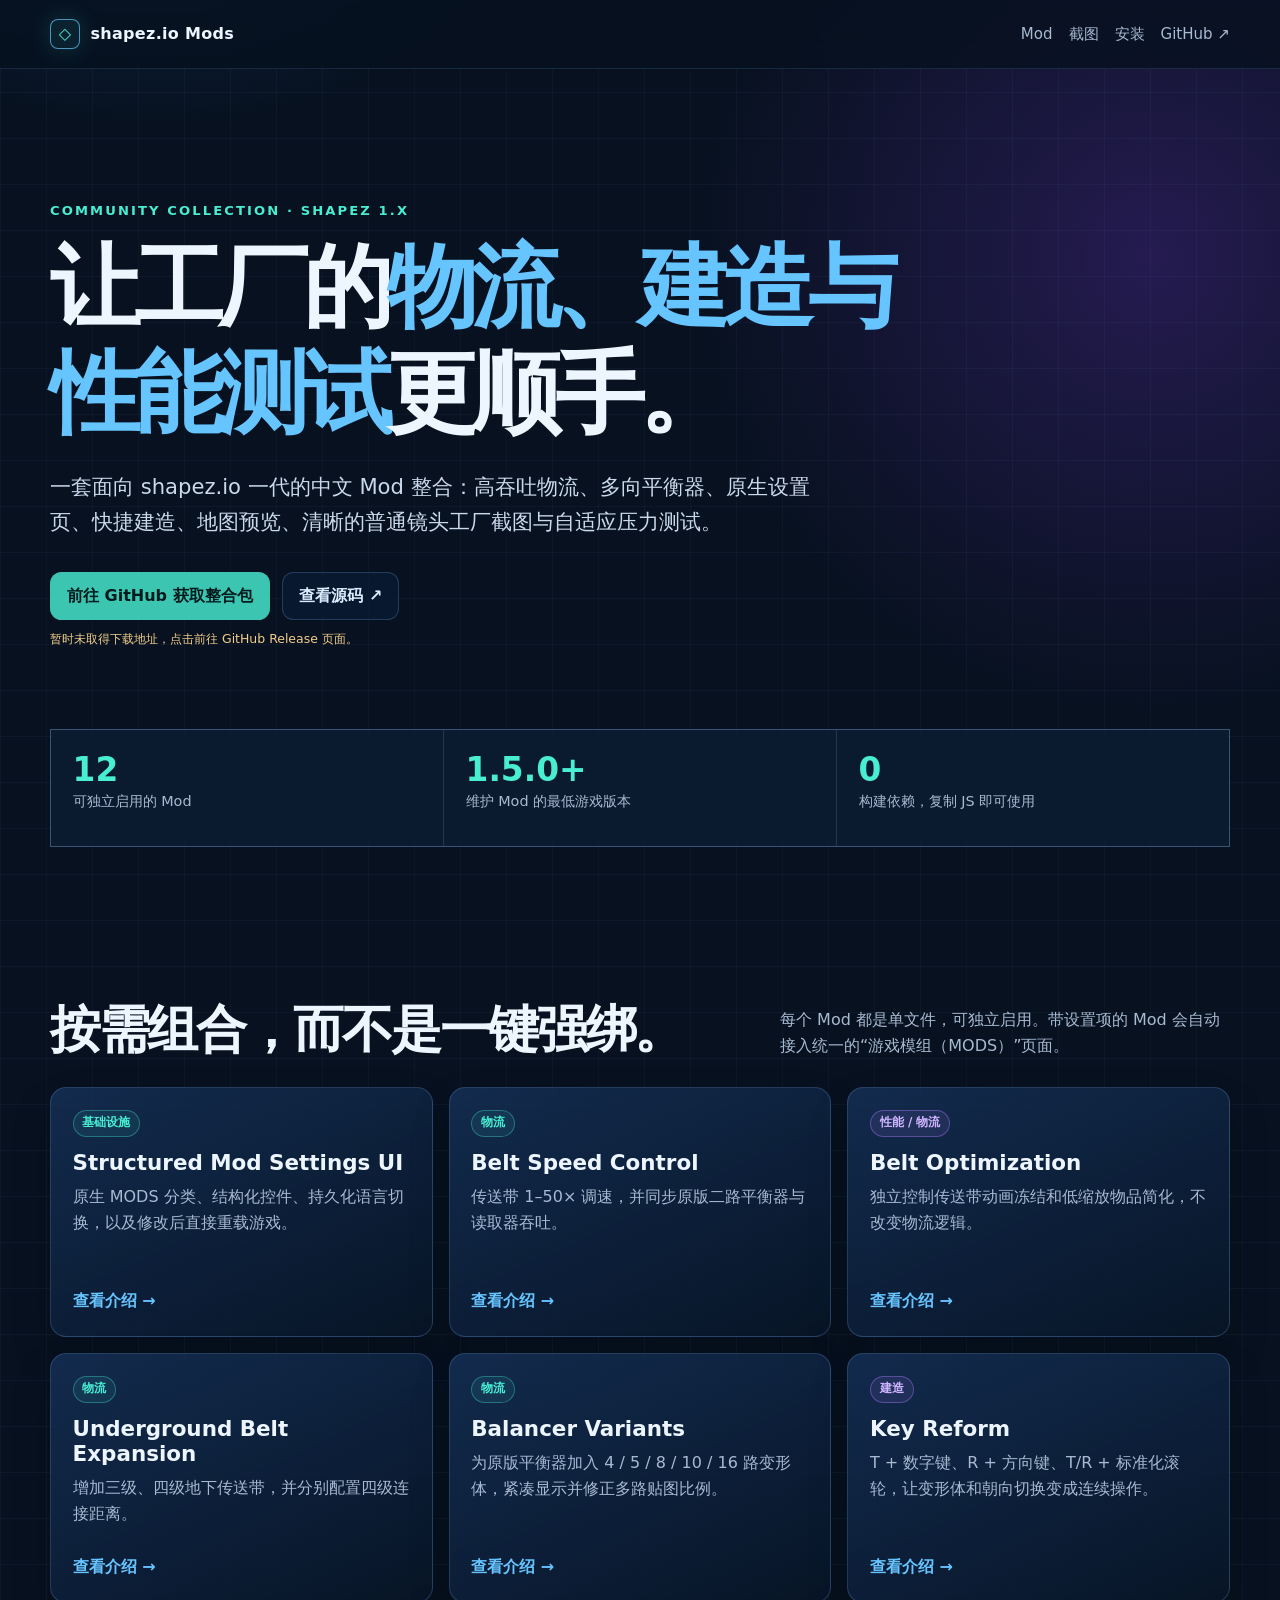
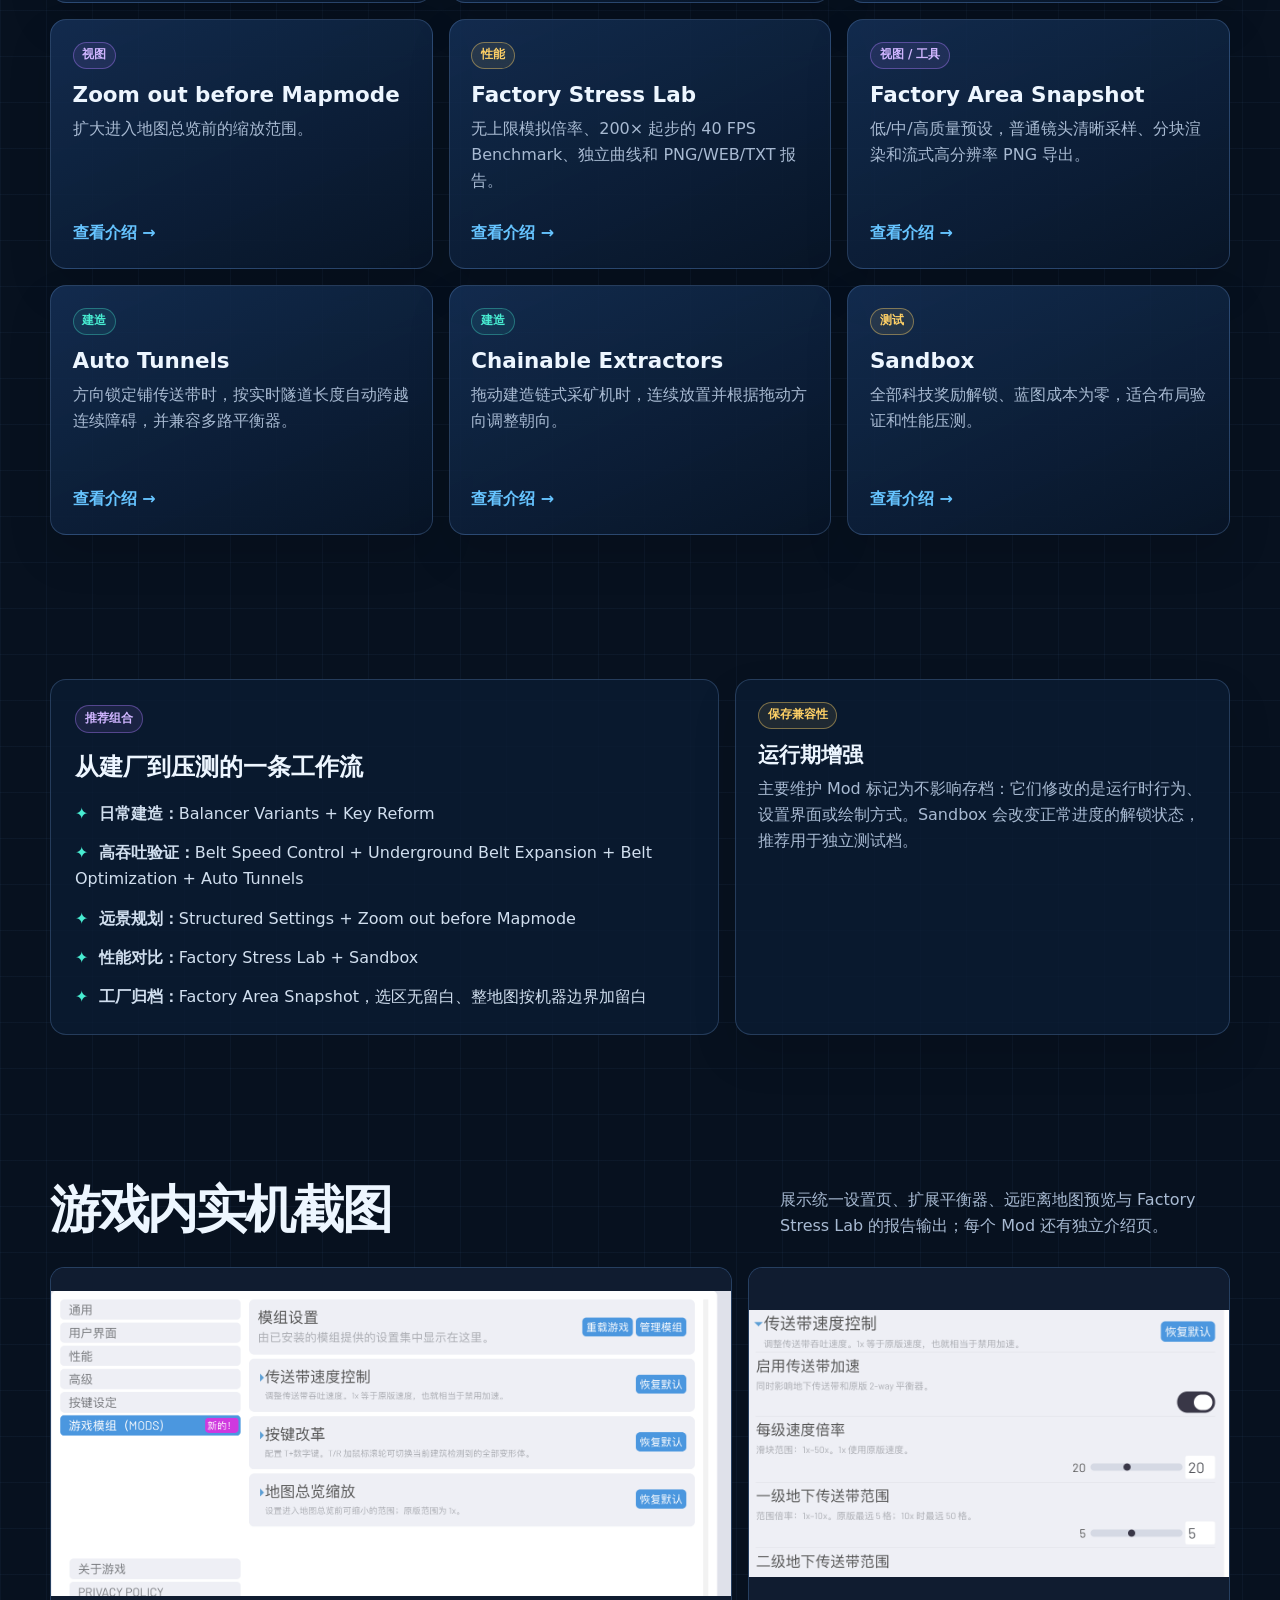
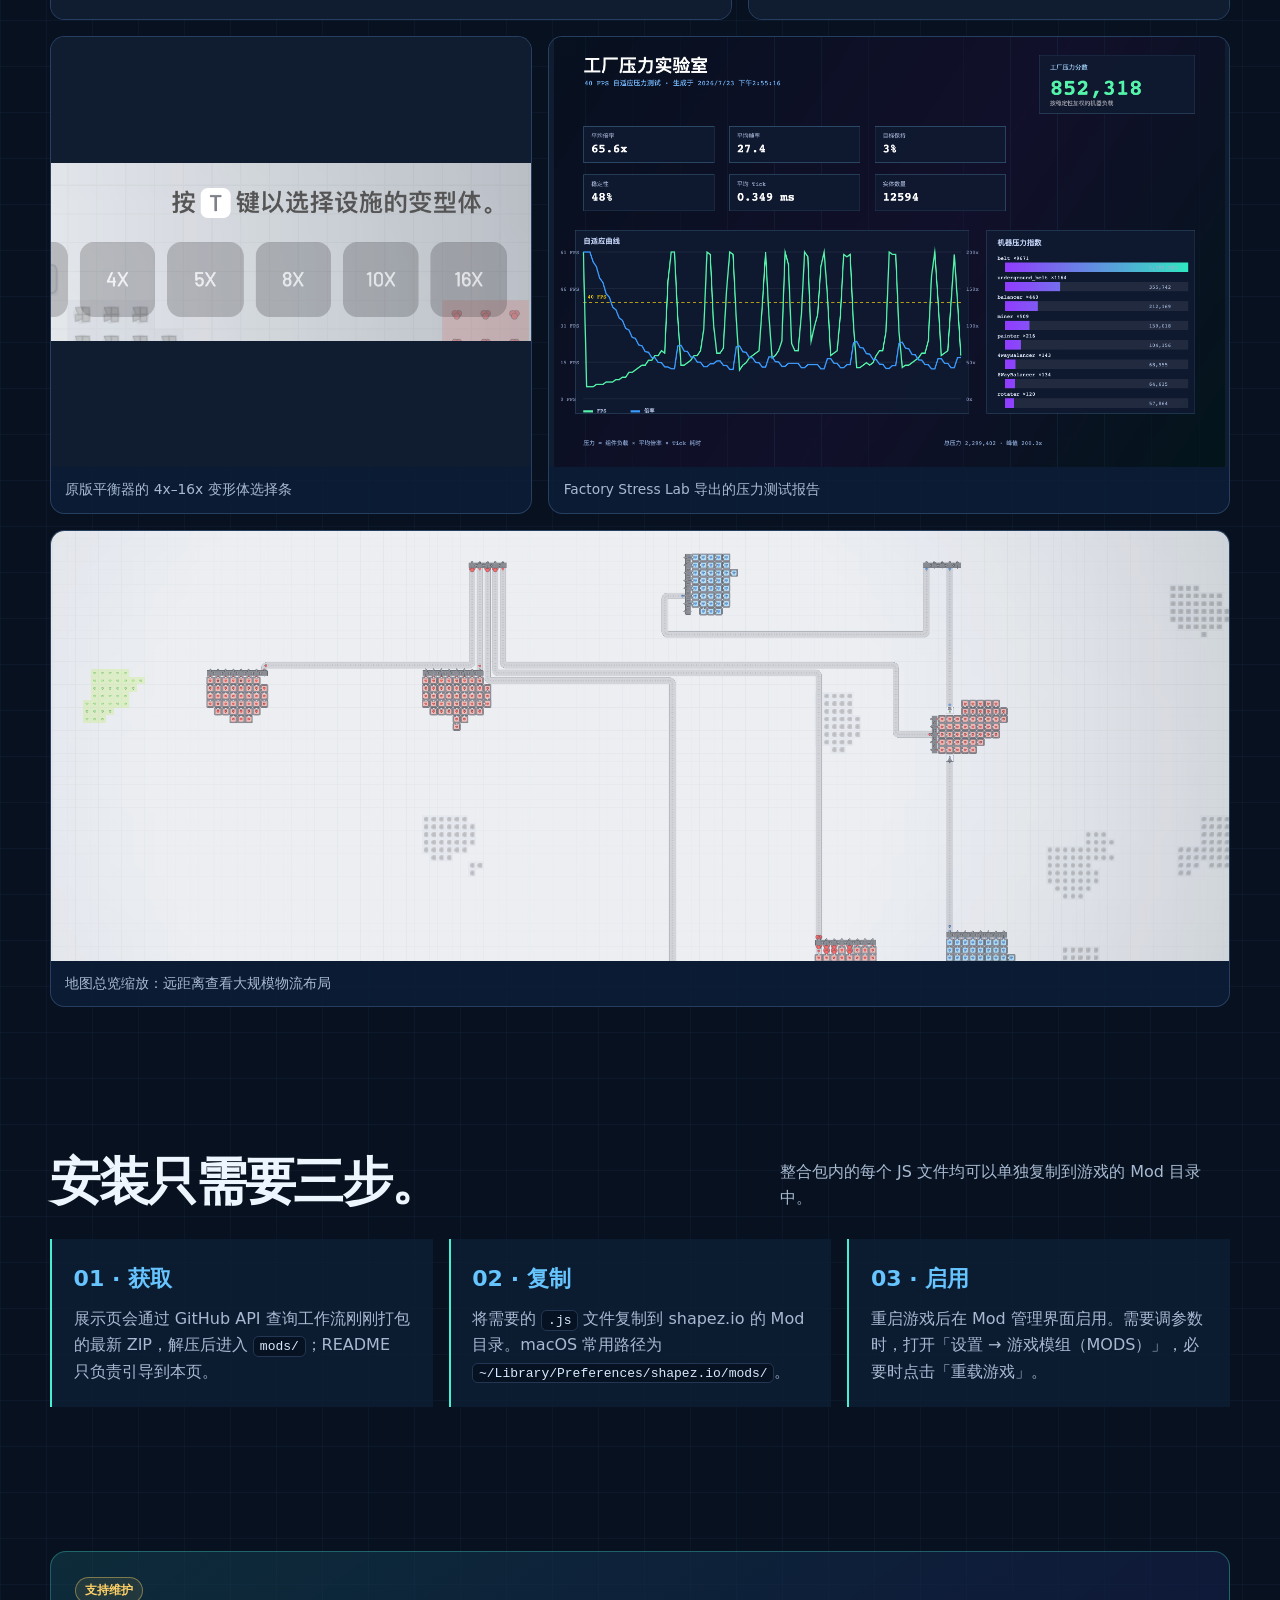
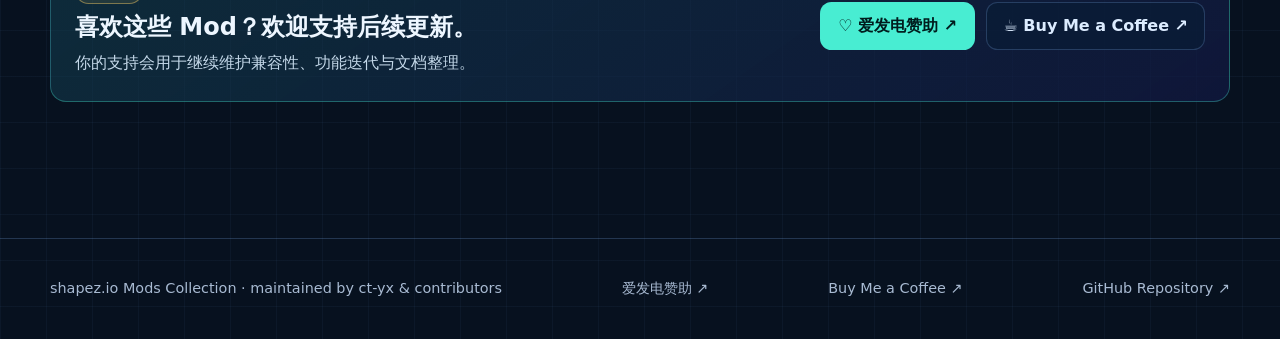
<file: docs/index.html>
<!doctype html>
<html lang="zh-CN">
<head>
    <meta charset="utf-8">
    <meta name="viewport" content="width=device-width, initial-scale=1">
    <meta name="description" content="shapez.io 一代中文 Mod 整合包：物流、建造、设置、地图预览、高分辨率工厂截图与性能测试。">
    <title>shapez.io Mods Collection</title>
    <link rel="icon" href="favicon.svg" type="image/svg+xml">
    <link rel="stylesheet" href="styles.css">
</head>
<body>
    <header class="site-header">
        <nav class="nav">
            <a class="brand" href="index.html"><span class="brand-mark">◇</span>shapez.io Mods</a>
            <div class="nav-links"><a href="#mods">Mod</a><a href="#screenshots">截图</a><a href="#install">安装</a><a href="https://github.com/ct-yx/shapez-mods">GitHub ↗</a></div>
        </nav>
    </header>
    <main>
        <div class="shell">
            <section class="hero">
                <p class="eyebrow">Community collection · Shapez 1.x</p>
                <h1>让工厂的<span class="accent">物流、建造与性能测试</span>更顺手。</h1>
                <p class="lead">一套面向 shapez.io 一代的中文 Mod 整合：高吞吐物流、多向平衡器、原生设置页、快捷建造、地图预览、清晰的普通镜头工厂截图与自适应压力测试。</p>
                <div class="actions"><a class="button primary" data-modpack-download href="https://github.com/ct-yx/shapez-mods/releases/tag/modpack-latest"><span data-modpack-label>正在获取最新整合包…</span></a><a class="button" href="https://github.com/ct-yx/shapez-mods">查看源码 ↗</a><p class="download-status" data-modpack-status aria-live="polite">正在通过 GitHub API 查询最新发布包…</p></div>
            </section>
            <div class="stats" aria-label="项目概览"><div class="stat"><strong>12</strong><span>可独立启用的 Mod</span></div><div class="stat"><strong>1.5.0+</strong><span>维护 Mod 的最低游戏版本</span></div><div class="stat"><strong>0</strong><span>构建依赖，复制 JS 即可使用</span></div></div>
        </div>

        <section id="mods"><div class="shell">
            <div class="section-heading"><h2>按需组合，而不是一键强绑。</h2><p>每个 Mod 都是单文件，可独立启用。带设置项的 Mod 会自动接入统一的“游戏模组（MODS）”页面。</p></div>
            <div class="card-grid">
                <a class="mod-card" href="mods/structured-mod-settings.html"><span class="tag">基础设施</span><h3>Structured Mod Settings UI</h3><p>原生 MODS 分类、结构化控件、持久化语言切换，以及修改后直接重载游戏。</p><span class="card-link">查看介绍 →</span></a>
                <a class="mod-card" href="mods/belt-speed-control.html"><span class="tag">物流</span><h3>Belt Speed Control</h3><p>传送带 1–50× 调速，并同步原版二路平衡器与读取器吞吐。</p><span class="card-link">查看介绍 →</span></a>
                <a class="mod-card" href="mods/belt-optimization.html"><span class="tag purple">性能 / 物流</span><h3>Belt Optimization</h3><p>独立控制传送带动画冻结和低缩放物品简化，不改变物流逻辑。</p><span class="card-link">查看介绍 →</span></a>
                <a class="mod-card" href="mods/underground-belt-expansion.html"><span class="tag">物流</span><h3>Underground Belt Expansion</h3><p>增加三级、四级地下传送带，并分别配置四级连接距离。</p><span class="card-link">查看介绍 →</span></a>
                <a class="mod-card" href="mods/balancer-variants.html"><span class="tag">物流</span><h3>Balancer Variants</h3><p>为原版平衡器加入 4 / 5 / 8 / 10 / 16 路变形体，紧凑显示并修正多路贴图比例。</p><span class="card-link">查看介绍 →</span></a>
                <a class="mod-card" href="mods/key-reform.html"><span class="tag purple">建造</span><h3>Key Reform</h3><p>T + 数字键、R + 方向键、T/R + 标准化滚轮，让变形体和朝向切换变成连续操作。</p><span class="card-link">查看介绍 →</span></a>
                <a class="mod-card" href="mods/zoomout-before-mapmode.html"><span class="tag purple">视图</span><h3>Zoom out before Mapmode</h3><p>扩大进入地图总览前的缩放范围。</p><span class="card-link">查看介绍 →</span></a>
                <a class="mod-card" href="mods/factory-stress-lab.html"><span class="tag yellow">性能</span><h3>Factory Stress Lab</h3><p>无上限模拟倍率、200× 起步的 40 FPS Benchmark、独立曲线和 PNG/WEB/TXT 报告。</p><span class="card-link">查看介绍 →</span></a>
                <a class="mod-card" href="mods/factory-area-snapshot.html"><span class="tag purple">视图 / 工具</span><h3>Factory Area Snapshot</h3><p>低/中/高质量预设，普通镜头清晰采样、分块渲染和流式高分辨率 PNG 导出。</p><span class="card-link">查看介绍 →</span></a>
                <a class="mod-card" href="mods/auto-tunnels.html"><span class="tag">建造</span><h3>Auto Tunnels</h3><p>方向锁定铺传送带时，按实时隧道长度自动跨越连续障碍，并兼容多路平衡器。</p><span class="card-link">查看介绍 →</span></a>
                <a class="mod-card" href="mods/chainable-extractors.html"><span class="tag">建造</span><h3>Chainable Extractors</h3><p>拖动建造链式采矿机时，连续放置并根据拖动方向调整朝向。</p><span class="card-link">查看介绍 →</span></a>
                <a class="mod-card" href="mods/sandbox.html"><span class="tag yellow">测试</span><h3>Sandbox</h3><p>全部科技奖励解锁、蓝图成本为零，适合布局验证和性能压测。</p><span class="card-link">查看介绍 →</span></a>
            </div>
        </div></section>

        <section><div class="shell feature-strip">
            <div class="wide-panel"><span class="tag purple">推荐组合</span><h2>从建厂到压测的一条工作流</h2><ul class="check-list"><li><strong>日常建造：</strong>Balancer Variants + Key Reform</li><li><strong>高吞吐验证：</strong>Belt Speed Control + Underground Belt Expansion + Belt Optimization + Auto Tunnels</li><li><strong>远景规划：</strong>Structured Settings + Zoom out before Mapmode</li><li><strong>性能对比：</strong>Factory Stress Lab + Sandbox</li><li><strong>工厂归档：</strong>Factory Area Snapshot，选区无留白、整地图按机器边界加留白</li></ul></div>
            <div class="info-card"><span class="tag yellow">保存兼容性</span><h3>运行期增强</h3><p>主要维护 Mod 标记为不影响存档：它们修改的是运行时行为、设置界面或绘制方式。Sandbox 会改变正常进度的解锁状态，推荐用于独立测试档。</p></div>
        </div></section>

        <section id="screenshots"><div class="shell">
            <div class="section-heading"><h2>游戏内实机截图</h2><p>展示统一设置页、扩展平衡器、远距离地图预览与 Factory Stress Lab 的报告输出；每个 Mod 还有独立介绍页。</p></div>
            <div class="gallery">
                <figure class="large contain"><img src="assets/screenshots/structured-settings-overview.png" alt="游戏模组设置总览"><figcaption>统一的「游戏模组（MODS）」设置分类</figcaption></figure>
                <figure class="small contain"><img src="assets/screenshots/belt-speed-settings.png" alt="传送带速度控制设置"><figcaption>传送带、地下传送带与平衡器的吞吐配置</figcaption></figure>
                <figure class="small contain"><img src="assets/screenshots/balancer-variant-selector.png" alt="平衡器变形体选择"><figcaption>原版平衡器的 4x–16x 变形体选择条</figcaption></figure>
                <figure class="large contain"><img src="assets/screenshots/factory-stress-lab-report.png" alt="工厂压力实验室报告"><figcaption>Factory Stress Lab 导出的压力测试报告</figcaption></figure>
                <figure class="full"><img src="assets/screenshots/zoomout-map-overview.png" alt="远距离地图预览"><figcaption>地图总览缩放：远距离查看大规模物流布局</figcaption></figure>
            </div>
        </div></section>

        <section id="install"><div class="shell">
            <div class="section-heading"><h2>安装只需要三步。</h2><p>整合包内的每个 JS 文件均可以单独复制到游戏的 Mod 目录中。</p></div>
            <div class="install"><div class="step"><strong>01 · 获取</strong><p>展示页会通过 GitHub API 查询工作流刚刚打包的最新 ZIP，解压后进入 <code>mods/</code>；README 只负责引导到本页。</p></div><div class="step"><strong>02 · 复制</strong><p>将需要的 <code>.js</code> 文件复制到 shapez.io 的 Mod 目录。macOS 常用路径为 <code>~/Library/Preferences/shapez.io/mods/</code>。</p></div><div class="step"><strong>03 · 启用</strong><p>重启游戏后在 Mod 管理界面启用。需要调参数时，打开「设置 → 游戏模组（MODS）」，必要时点击「重载游戏」。</p></div></div>
        </div></section>
        <section id="support"><div class="shell support-panel"><div><span class="tag yellow">支持维护</span><h2>喜欢这些 Mod？欢迎支持后续更新。</h2><p>你的支持会用于继续维护兼容性、功能迭代与文档整理。</p></div><div class="support-actions"><a class="button primary" href="https://ifdian.net/a/Ct_yx" target="_blank" rel="noreferrer">♡ 爱发电赞助 ↗</a><a class="button" href="https://buymeacoffee.com/ctyx" target="_blank" rel="noreferrer">☕ Buy Me a Coffee ↗</a></div></div></section>
    </main>
    <footer class="site-footer"><div class="shell"><span>shapez.io Mods Collection · maintained by ct-yx &amp; contributors</span><a href="https://ifdian.net/a/Ct_yx" target="_blank" rel="noreferrer">爱发电赞助 ↗</a><a href="https://buymeacoffee.com/ctyx" target="_blank" rel="noreferrer">Buy Me a Coffee ↗</a><a href="https://github.com/ct-yx/shapez-mods">GitHub Repository ↗</a></div></footer>
    <script src="assets/download-latest.js" defer></script>
</body>
</html>
</file>
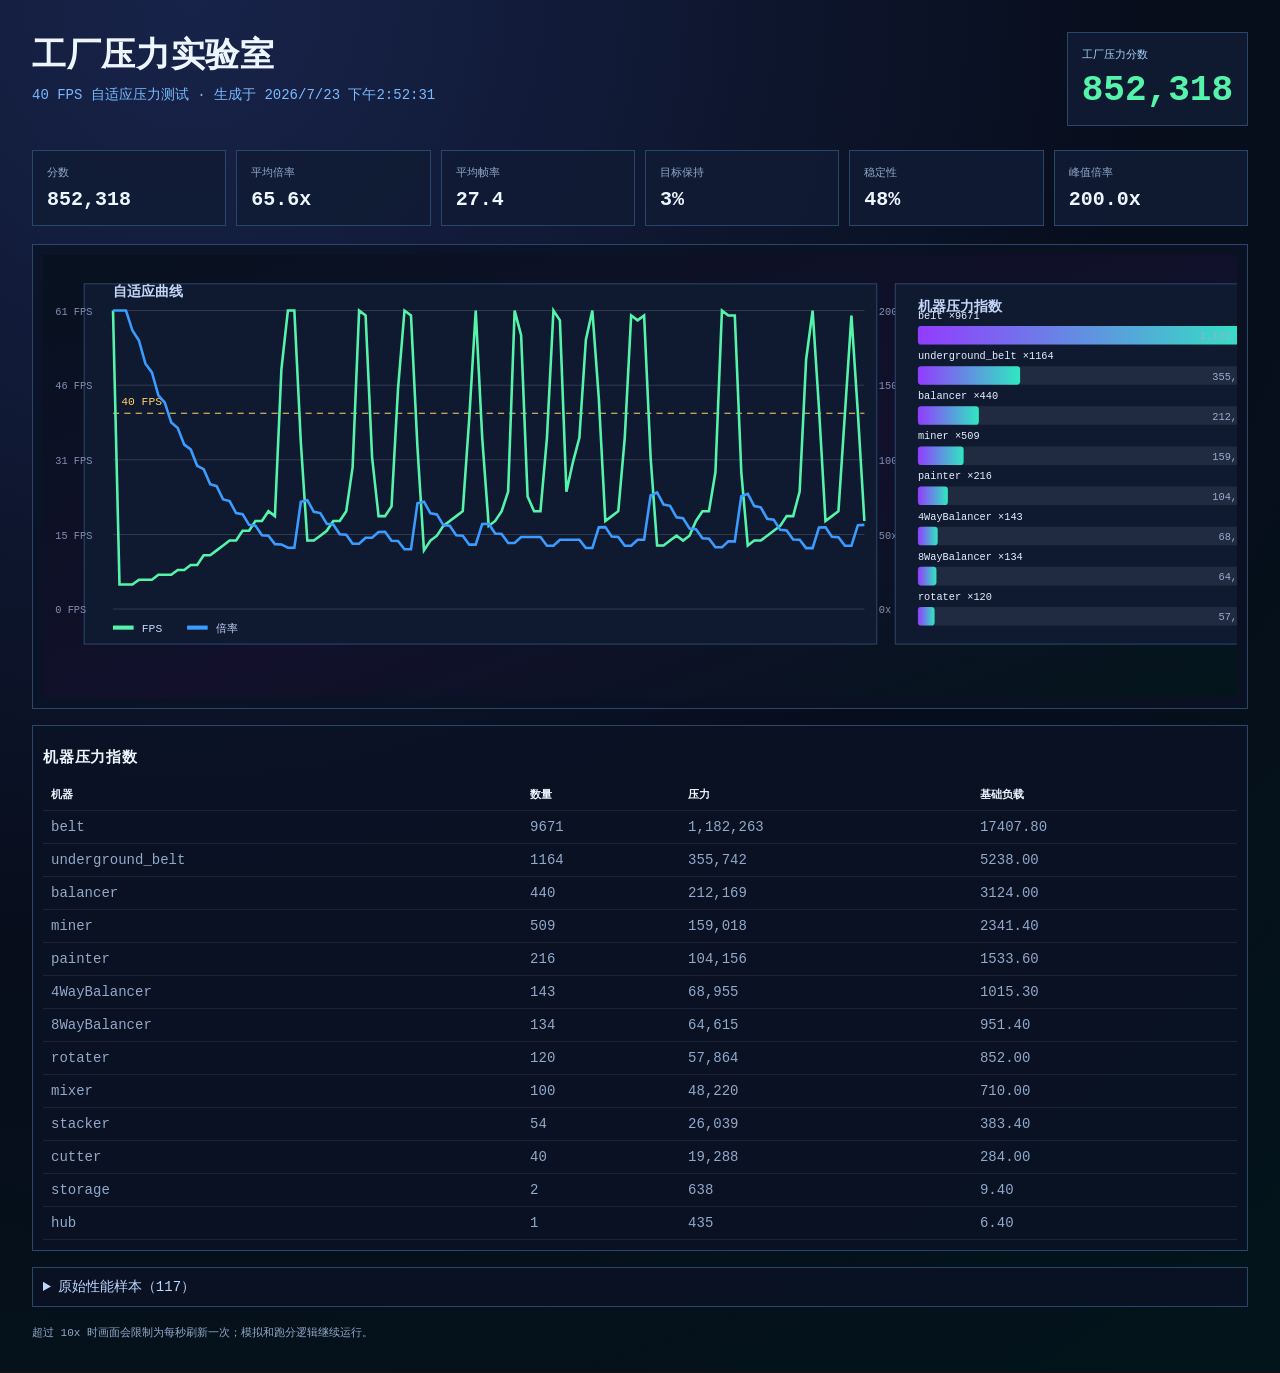
<file: reports/factory-stress-lab-sample.html>
<!doctype html><html lang="zh-CN"><head><meta charset="utf-8"><meta name="viewport" content="width=device-width,initial-scale=1"><title>工厂压力实验室 — 性能报告</title><style>
            :root{color-scheme:dark;--bg:#070d1b;--card:#101b34;--line:#29466b;--text:#edf6ff;--muted:#91a9cb;--green:#54f5aa;--blue:#3b9cff;--yellow:#ffd166}*{box-sizing:border-box}body{margin:0;padding:32px;background:radial-gradient(circle at 15% 0,#18234a 0,#070d1b 55%,#03151b 100%);color:var(--text);font:14px ui-monospace,SFMono-Regular,Menlo,monospace}main{max-width:1220px;margin:auto}.top{display:flex;justify-content:space-between;gap:24px;align-items:flex-start;margin-bottom:24px}h1{font:800 34px system-ui,sans-serif;letter-spacing:.02em;margin:0 0 8px}.sub{color:#77baff}.metrics{display:grid;grid-template-columns:repeat(6,1fr);gap:10px;margin:18px 0}.metric,.card{background:rgba(16,27,52,.88);border:1px solid var(--line);padding:14px}.metric span{display:block;color:var(--muted);font-size:11px;margin-bottom:8px}.metric strong{font-size:20px}.report-card{border:1px solid var(--line);background:rgba(10,18,37,.8);padding:10px;margin:16px 0}.report-card svg{display:block;width:100%;height:auto}.report-card svg .card{fill:#0f1a31;stroke:#29466b}.report-card svg .grid line{stroke:#ffffff22}.report-card svg .grid text{fill:#8290b2;font-size:10px}.report-card svg .chart-title{fill:#c4d4f7;font-size:14px;font-weight:700}.report-card svg .target{stroke:var(--yellow);stroke-dasharray:6 5}.report-card svg .target-label{fill:var(--yellow);font-size:11px}.report-card svg .fps-line{fill:none;stroke:var(--green);stroke-width:2.5}.report-card svg .speed-line{fill:none;stroke:var(--blue);stroke-width:2.5}.report-card svg .legend-fps{stroke:var(--green);stroke-width:4}.report-card svg .legend-speed{stroke:var(--blue);stroke-width:4}.report-card svg text{fill:#c4d4f7;font-size:11px}.report-card svg .machine-label{fill:#e6efff;font-size:10px}.report-card svg .machine-value{fill:#9badcf;font-size:10px}.report-card svg .bar-bg{fill:#ffffff12}.report-card svg .bar-fill{fill:url(#bar)}h2{font-size:15px;letter-spacing:.05em}table{border-collapse:collapse;width:100%;margin-top:10px}th,td{text-align:left;border-bottom:1px solid #ffffff14;padding:8px;color:var(--muted)}th{color:var(--text);font-size:11px}details{margin-top:16px}summary{cursor:pointer;color:#bcd7ff}pre{overflow:auto;color:#bcd7ff;line-height:1.5}footer{color:var(--muted);font-size:11px;margin-top:18px}@media(max-width:850px){body{padding:16px}.metrics{grid-template-columns:repeat(2,1fr)}.top{display:block}.top .card{margin-top:16px}}
        </style></head><body><main><div class="top"><div><h1>工厂压力实验室</h1><div class="sub">40 FPS 自适应压力测试 · 生成于 2026/7/23 下午2:52:31</div></div><div class="card"><div style="color:#a7d6ff;font-size:11px">工厂压力分数</div><div style="color:var(--green);font-size:36px;font-weight:800;margin-top:8px">852,318</div></div></div><section class="metrics"><div class="metric"><span>分数</span><strong>852,318</strong></div><div class="metric"><span>平均倍率</span><strong>65.6x</strong></div><div class="metric"><span>平均帧率</span><strong>27.4</strong></div><div class="metric"><span>目标保持</span><strong>3%</strong></div><div class="metric"><span>稳定性</span><strong>48%</strong></div><div class="metric"><span>峰值倍率</span><strong>200.0x</strong></div></section><section class="report-card"><svg xmlns="http://www.w3.org/2000/svg" viewBox="0 0 1160 430" role="img" aria-label="工厂压力曲线与机器压力">
            <defs><linearGradient id="bg" x1="0" y1="0" x2="1" y2="1"><stop offset="0" stop-color="#07111f"/><stop offset="0.55" stop-color="#12102b"/><stop offset="1" stop-color="#03151b"/></linearGradient><linearGradient id="bar" x1="0" x2="1"><stop stop-color="#923cff"/><stop offset="1" stop-color="#2fe8c1"/></linearGradient></defs>
            <rect width="1160" height="430" fill="url(#bg)"/>
            <rect x="40" y="28" width="770" height="350" class="card"/>
            <text class="chart-title" x="68" y="40">自适应曲线</text>
            <g class="grid"><line x1="68" y1="54" x2="798" y2="54" /><text x="12" y="58">61 FPS</text><text x="812" y="58">200x</text><line x1="68" y1="126.5" x2="798" y2="126.5" /><text x="12" y="130.5">46 FPS</text><text x="812" y="130.5">150x</text><line x1="68" y1="199" x2="798" y2="199" /><text x="12" y="203">31 FPS</text><text x="812" y="203">100x</text><line x1="68" y1="271.5" x2="798" y2="271.5" /><text x="12" y="275.5">15 FPS</text><text x="812" y="275.5">50x</text><line x1="68" y1="344" x2="798" y2="344" /><text x="12" y="348">0 FPS</text><text x="812" y="348">0x</text></g>
            <line class="target" x1="68" y1="153.8360655737705" x2="798" y2="153.8360655737705"/><text class="target-label" x="76" y="145.8360655737705">40 FPS</text>
            <path class="fps-line" d="M68.0 54.0 L74.3 320.2 L80.6 320.2 L86.9 320.2 L93.2 315.5 L99.5 315.5 L105.8 315.5 L112.1 310.7 L118.3 310.7 L124.6 310.7 L130.9 306.0 L137.2 306.0 L143.5 301.2 L149.8 301.2 L156.1 291.7 L162.4 291.7 L168.7 287.0 L175.0 282.2 L181.3 277.4 L187.6 277.4 L193.9 267.9 L200.2 267.9 L206.4 258.4 L212.7 258.4 L219.0 248.9 L225.3 253.7 L231.6 111.0 L237.9 54.0 L244.2 54.0 L250.5 182.4 L256.8 277.4 L263.1 277.4 L269.4 272.7 L275.7 267.9 L282.0 258.4 L288.3 258.4 L294.6 248.9 L300.8 206.1 L307.1 54.0 L313.4 58.8 L319.7 196.6 L326.0 253.7 L332.3 253.7 L338.6 244.2 L344.9 130.1 L351.2 54.0 L357.5 58.8 L363.8 187.1 L370.1 287.0 L376.4 277.4 L382.7 272.7 L388.9 263.2 L395.2 258.4 L401.5 253.7 L407.8 248.9 L414.1 158.6 L420.4 54.0 L426.7 177.6 L433.0 263.2 L439.3 258.4 L445.6 248.9 L451.9 229.9 L458.2 54.0 L464.5 77.8 L470.8 234.7 L477.1 248.9 L483.3 248.9 L489.6 177.6 L495.9 54.0 L502.2 63.5 L508.5 229.9 L514.8 201.4 L521.1 177.6 L527.4 82.5 L533.7 54.0 L540.0 139.6 L546.3 258.4 L552.6 253.7 L558.9 248.9 L565.2 177.6 L571.4 58.8 L577.7 63.5 L584.0 58.8 L590.3 196.6 L596.6 282.2 L602.9 282.2 L609.2 277.4 L615.5 272.7 L621.8 277.4 L628.1 272.7 L634.4 258.4 L640.7 248.9 L647.0 248.9 L653.3 210.9 L659.6 54.0 L665.8 58.8 L672.1 58.8 L678.4 210.9 L684.7 282.2 L691.0 277.4 L697.3 277.4 L703.6 272.7 L709.9 267.9 L716.2 263.2 L722.5 253.7 L728.8 253.7 L735.1 229.9 L741.4 101.5 L747.7 54.0 L753.9 149.1 L760.2 258.4 L766.5 253.7 L772.8 248.9 L779.1 153.8 L785.4 58.8 L791.7 153.8 L798.0 258.4"/><path class="speed-line" d="M68.0 54.0 L74.3 54.0 L80.6 54.0 L86.9 73.4 L93.2 83.0 L99.5 105.6 L105.8 114.1 L112.1 136.3 L118.3 143.4 L124.6 162.8 L130.9 168.0 L137.2 184.2 L143.5 188.9 L149.8 204.8 L156.1 208.1 L162.4 222.6 L168.7 224.6 L175.0 237.5 L181.3 239.1 L187.6 250.8 L193.9 251.8 L200.2 262.2 L206.4 262.9 L212.7 272.2 L219.0 272.7 L225.3 280.9 L231.6 281.2 L237.9 284.4 L244.2 284.4 L250.5 239.8 L256.8 238.2 L263.1 249.5 L269.4 250.7 L275.7 261.2 L282.0 261.9 L288.3 271.3 L294.6 271.8 L300.8 280.5 L307.1 280.5 L313.4 274.7 L319.7 274.7 L326.0 269.2 L332.3 268.9 L338.6 277.7 L344.9 277.9 L351.2 285.9 L357.5 285.9 L363.8 241.3 L370.1 239.7 L376.4 251.0 L382.7 252.0 L388.9 262.4 L395.2 263.1 L401.5 272.4 L407.8 272.8 L414.1 281.4 L420.4 281.4 L426.7 261.3 L433.0 261.1 L439.3 270.6 L445.6 271.1 L451.9 279.8 L458.2 279.8 L464.5 274.0 L470.8 274.0 L477.1 274.0 L483.3 274.0 L489.6 282.4 L495.9 282.4 L502.2 276.6 L508.5 276.6 L514.8 276.6 L521.1 276.6 L527.4 284.7 L533.7 284.7 L540.0 264.6 L546.3 264.4 L552.6 273.6 L558.9 274.0 L565.2 282.4 L571.4 282.4 L577.7 276.6 L584.0 276.6 L590.3 233.6 L596.6 230.6 L602.9 242.4 L609.2 243.7 L615.5 254.9 L621.8 255.7 L628.1 265.7 L634.4 266.4 L640.7 275.3 L647.0 275.7 L653.3 284.0 L659.6 284.0 L665.8 278.2 L672.1 278.2 L678.4 234.3 L684.7 232.1 L691.0 243.9 L697.3 245.1 L703.6 256.3 L709.9 257.1 L716.2 267.0 L722.5 267.6 L728.8 276.4 L735.1 276.7 L741.4 284.8 L747.7 284.8 L753.9 264.8 L760.2 264.5 L766.5 273.7 L772.8 274.1 L779.1 282.5 L785.4 282.5 L791.7 262.5 L798.0 262.2"/>
            <line class="legend-fps" x1="68" y1="362" x2="88" y2="362"/><text x="96" y="366">FPS</text><line class="legend-speed" x1="140" y1="362" x2="160" y2="362"/><text x="168" y="366">倍率</text>
            <rect x="828" y="28" width="384" height="350" class="card"/><text class="chart-title" x="850" y="54">机器压力指数</text><text class="machine-label" x="850" y="62">belt ×9671</text><rect class="bar-bg" x="850" y="69" width="330" height="18" rx="3" /><rect class="bar-fill" x="850" y="69" width="330.0" height="18" rx="3" /><text class="machine-value" x="1178" y="82" text-anchor="end">1,182,263</text><text class="machine-label" x="850" y="101">underground_belt ×1164</text><rect class="bar-bg" x="850" y="108" width="330" height="18" rx="3" /><rect class="bar-fill" x="850" y="108" width="99.3" height="18" rx="3" /><text class="machine-value" x="1178" y="121" text-anchor="end">355,742</text><text class="machine-label" x="850" y="140">balancer ×440</text><rect class="bar-bg" x="850" y="147" width="330" height="18" rx="3" /><rect class="bar-fill" x="850" y="147" width="59.2" height="18" rx="3" /><text class="machine-value" x="1178" y="160" text-anchor="end">212,169</text><text class="machine-label" x="850" y="179">miner ×509</text><rect class="bar-bg" x="850" y="186" width="330" height="18" rx="3" /><rect class="bar-fill" x="850" y="186" width="44.4" height="18" rx="3" /><text class="machine-value" x="1178" y="199" text-anchor="end">159,018</text><text class="machine-label" x="850" y="218">painter ×216</text><rect class="bar-bg" x="850" y="225" width="330" height="18" rx="3" /><rect class="bar-fill" x="850" y="225" width="29.1" height="18" rx="3" /><text class="machine-value" x="1178" y="238" text-anchor="end">104,156</text><text class="machine-label" x="850" y="257">4WayBalancer ×143</text><rect class="bar-bg" x="850" y="264" width="330" height="18" rx="3" /><rect class="bar-fill" x="850" y="264" width="19.2" height="18" rx="3" /><text class="machine-value" x="1178" y="277" text-anchor="end">68,955</text><text class="machine-label" x="850" y="296">8WayBalancer ×134</text><rect class="bar-bg" x="850" y="303" width="330" height="18" rx="3" /><rect class="bar-fill" x="850" y="303" width="18.0" height="18" rx="3" /><text class="machine-value" x="1178" y="316" text-anchor="end">64,615</text><text class="machine-label" x="850" y="335">rotater ×120</text><rect class="bar-bg" x="850" y="342" width="330" height="18" rx="3" /><rect class="bar-fill" x="850" y="342" width="16.2" height="18" rx="3" /><text class="machine-value" x="1178" y="355" text-anchor="end">57,864</text>
            <text class="empty" x="850" y="88" style="display:none">没有可用的机器样本</text>
        </svg></section><section class="report-card"><h2>机器压力指数</h2><table><thead><tr><th>机器</th><th>数量</th><th>压力</th><th>基础负载</th></tr></thead><tbody><tr><td>belt</td><td>9671</td><td>1,182,263</td><td>17407.80</td></tr><tr><td>underground_belt</td><td>1164</td><td>355,742</td><td>5238.00</td></tr><tr><td>balancer</td><td>440</td><td>212,169</td><td>3124.00</td></tr><tr><td>miner</td><td>509</td><td>159,018</td><td>2341.40</td></tr><tr><td>painter</td><td>216</td><td>104,156</td><td>1533.60</td></tr><tr><td>4WayBalancer</td><td>143</td><td>68,955</td><td>1015.30</td></tr><tr><td>8WayBalancer</td><td>134</td><td>64,615</td><td>951.40</td></tr><tr><td>rotater</td><td>120</td><td>57,864</td><td>852.00</td></tr><tr><td>mixer</td><td>100</td><td>48,220</td><td>710.00</td></tr><tr><td>stacker</td><td>54</td><td>26,039</td><td>383.40</td></tr><tr><td>cutter</td><td>40</td><td>19,288</td><td>284.00</td></tr><tr><td>storage</td><td>2</td><td>638</td><td>9.40</td></tr><tr><td>hub</td><td>1</td><td>435</td><td>6.40</td></tr></tbody></table></section><details class="report-card"><summary>原始性能样本（117）</summary><table><thead><tr><th>时间毫秒</th><th>游戏 FPS</th><th>倍率</th><th>Tick 毫秒</th><th>实体数量</th></tr></thead><tbody><tr><td>44125</td><td>61.00</td><td>200.00</td><td>0.705</td><td>12594</td></tr><tr><td>45771</td><td>5.00</td><td>200.00</td><td>0.351</td><td>12594</td></tr><tr><td>46840</td><td>5.00</td><td>200.00</td><td>0.356</td><td>12594</td></tr><tr><td>47844</td><td>5.00</td><td>186.65</td><td>0.341</td><td>12594</td></tr><tr><td>49011</td><td>6.00</td><td>180.02</td><td>0.344</td><td>12594</td></tr><tr><td>50148</td><td>6.00</td><td>164.43</td><td>0.352</td><td>12594</td></tr><tr><td>51194</td><td>6.00</td><td>158.56</td><td>0.351</td><td>12594</td></tr><tr><td>52323</td><td>7.00</td><td>143.23</td><td>0.355</td><td>12594</td></tr><tr><td>53390</td><td>7.00</td><td>138.32</td><td>0.356</td><td>12594</td></tr><tr><td>54522</td><td>7.00</td><td>124.99</td><td>0.359</td><td>12594</td></tr><tr><td>55594</td><td>8.00</td><td>121.36</td><td>0.382</td><td>12594</td></tr><tr><td>56648</td><td>8.00</td><td>110.19</td><td>0.377</td><td>12594</td></tr><tr><td>57746</td><td>9.00</td><td>106.97</td><td>0.376</td><td>12594</td></tr><tr><td>58843</td><td>9.00</td><td>95.99</td><td>0.337</td><td>12594</td></tr><tr><td>59910</td><td>11.00</td><td>93.75</td><td>0.341</td><td>12594</td></tr><tr><td>60970</td><td>11.00</td><td>83.76</td><td>0.334</td><td>12594</td></tr><tr><td>61981</td><td>12.00</td><td>82.34</td><td>0.347</td><td>12594</td></tr><tr><td>62998</td><td>13.00</td><td>73.43</td><td>0.344</td><td>12594</td></tr><tr><td>64050</td><td>14.00</td><td>72.33</td><td>0.336</td><td>12594</td></tr><tr><td>65090</td><td>14.00</td><td>64.27</td><td>0.336</td><td>12594</td></tr><tr><td>66145</td><td>16.00</td><td>63.56</td><td>0.342</td><td>12594</td></tr><tr><td>67172</td><td>16.00</td><td>56.38</td><td>0.340</td><td>12594</td></tr><tr><td>68183</td><td>18.00</td><td>55.90</td><td>0.349</td><td>12594</td></tr><tr><td>69187</td><td>18.00</td><td>49.51</td><td>0.341</td><td>12594</td></tr><tr><td>70203</td><td>20.00</td><td>49.20</td><td>0.341</td><td>12594</td></tr><tr><td>71210</td><td>19.00</td><td>43.49</td><td>0.340</td><td>12594</td></tr><tr><td>72224</td><td>49.00</td><td>43.30</td><td>0.338</td><td>12594</td></tr><tr><td>73240</td><td>61.00</td><td>41.10</td><td>0.340</td><td>12594</td></tr><tr><td>74241</td><td>61.00</td><td>41.10</td><td>0.347</td><td>12594</td></tr><tr><td>75282</td><td>34.00</td><td>71.86</td><td>0.333</td><td>12594</td></tr><tr><td>76320</td><td>14.00</td><td>72.97</td><td>0.334</td><td>12594</td></tr><tr><td>77331</td><td>14.00</td><td>65.19</td><td>0.337</td><td>12594</td></tr><tr><td>78332</td><td>15.00</td><td>64.38</td><td>0.333</td><td>12594</td></tr><tr><td>79363</td><td>16.00</td><td>57.09</td><td>0.353</td><td>12594</td></tr><tr><td>80416</td><td>18.00</td><td>56.60</td><td>0.348</td><td>12594</td></tr><tr><td>81440</td><td>18.00</td><td>50.11</td><td>0.345</td><td>12594</td></tr><tr><td>82477</td><td>20.00</td><td>49.80</td><td>0.338</td><td>12594</td></tr><tr><td>83487</td><td>29.00</td><td>43.80</td><td>0.342</td><td>12594</td></tr><tr><td>84488</td><td>61.00</td><td>43.80</td><td>0.345</td><td>12594</td></tr><tr><td>85507</td><td>60.00</td><td>47.80</td><td>0.342</td><td>12594</td></tr><tr><td>86538</td><td>31.00</td><td>47.80</td><td>0.350</td><td>12594</td></tr><tr><td>87558</td><td>19.00</td><td>51.59</td><td>0.353</td><td>12594</td></tr><tr><td>88588</td><td>19.00</td><td>51.80</td><td>0.340</td><td>12594</td></tr><tr><td>89611</td><td>21.00</td><td>45.73</td><td>0.350</td><td>12594</td></tr><tr><td>90621</td><td>45.00</td><td>45.60</td><td>0.347</td><td>12594</td></tr><tr><td>91622</td><td>61.00</td><td>40.10</td><td>0.350</td><td>12594</td></tr><tr><td>92639</td><td>60.00</td><td>40.10</td><td>0.340</td><td>12594</td></tr><tr><td>93652</td><td>33.00</td><td>70.86</td><td>0.338</td><td>12594</td></tr><tr><td>94688</td><td>12.00</td><td>71.92</td><td>0.336</td><td>12594</td></tr><tr><td>95743</td><td>14.00</td><td>64.14</td><td>0.349</td><td>12594</td></tr><tr><td>96760</td><td>15.00</td><td>63.47</td><td>0.331</td><td>12594</td></tr><tr><td>97779</td><td>17.00</td><td>56.28</td><td>0.336</td><td>12594</td></tr><tr><td>98818</td><td>18.00</td><td>55.80</td><td>0.341</td><td>12594</td></tr><tr><td>99823</td><td>19.00</td><td>49.41</td><td>0.342</td><td>12594</td></tr><tr><td>100841</td><td>20.00</td><td>49.10</td><td>0.338</td><td>12594</td></tr><tr><td>101851</td><td>39.00</td><td>43.20</td><td>0.346</td><td>12594</td></tr><tr><td>102867</td><td>61.00</td><td>43.20</td><td>0.349</td><td>12594</td></tr><tr><td>103918</td><td>35.00</td><td>57.03</td><td>0.355</td><td>12594</td></tr><tr><td>104945</td><td>17.00</td><td>57.20</td><td>0.337</td><td>12594</td></tr><tr><td>105971</td><td>18.00</td><td>50.61</td><td>0.334</td><td>12594</td></tr><tr><td>107011</td><td>20.00</td><td>50.30</td><td>0.337</td><td>12594</td></tr><tr><td>108017</td><td>24.00</td><td>44.30</td><td>0.347</td><td>12594</td></tr><tr><td>109033</td><td>61.00</td><td>44.30</td><td>0.344</td><td>12594</td></tr><tr><td>110065</td><td>56.00</td><td>48.30</td><td>0.346</td><td>12594</td></tr><tr><td>111096</td><td>23.00</td><td>48.30</td><td>0.346</td><td>12594</td></tr><tr><td>112110</td><td>20.00</td><td>48.30</td><td>0.347</td><td>12594</td></tr><tr><td>113115</td><td>20.00</td><td>48.30</td><td>0.338</td><td>12594</td></tr><tr><td>114127</td><td>35.00</td><td>42.50</td><td>0.352</td><td>12594</td></tr><tr><td>115143</td><td>61.00</td><td>42.50</td><td>0.351</td><td>12594</td></tr><tr><td>116176</td><td>59.00</td><td>46.50</td><td>0.366</td><td>12594</td></tr><tr><td>117188</td><td>24.00</td><td>46.50</td><td>0.340</td><td>12594</td></tr><tr><td>118212</td><td>30.00</td><td>46.50</td><td>0.342</td><td>12594</td></tr><tr><td>119226</td><td>35.00</td><td>46.50</td><td>0.351</td><td>12594</td></tr><tr><td>120243</td><td>55.00</td><td>40.90</td><td>0.350</td><td>12594</td></tr><tr><td>121259</td><td>61.00</td><td>40.90</td><td>0.348</td><td>12594</td></tr><tr><td>122263</td><td>43.00</td><td>54.77</td><td>0.348</td><td>12594</td></tr><tr><td>123302</td><td>18.00</td><td>54.90</td><td>0.360</td><td>12594</td></tr><tr><td>124341</td><td>19.00</td><td>48.56</td><td>0.346</td><td>12594</td></tr><tr><td>125347</td><td>20.00</td><td>48.30</td><td>0.346</td><td>12594</td></tr><tr><td>126358</td><td>35.00</td><td>42.50</td><td>0.350</td><td>12594</td></tr><tr><td>127373</td><td>60.00</td><td>42.50</td><td>0.349</td><td>12594</td></tr><tr><td>128380</td><td>59.00</td><td>46.50</td><td>0.350</td><td>12594</td></tr><tr><td>129382</td><td>60.00</td><td>46.50</td><td>0.349</td><td>12594</td></tr><tr><td>130388</td><td>31.00</td><td>76.12</td><td>0.339</td><td>12594</td></tr><tr><td>131463</td><td>13.00</td><td>78.21</td><td>0.341</td><td>12594</td></tr><tr><td>132515</td><td>13.00</td><td>70.04</td><td>0.345</td><td>12594</td></tr><tr><td>133525</td><td>14.00</td><td>69.20</td><td>0.355</td><td>12594</td></tr><tr><td>134581</td><td>15.00</td><td>61.42</td><td>0.338</td><td>12594</td></tr><tr><td>135590</td><td>14.00</td><td>60.92</td><td>0.416</td><td>12594</td></tr><tr><td>136636</td><td>15.00</td><td>53.97</td><td>0.360</td><td>12594</td></tr><tr><td>137643</td><td>18.00</td><td>53.50</td><td>0.348</td><td>12594</td></tr><tr><td>138677</td><td>20.00</td><td>47.35</td><td>0.354</td><td>12594</td></tr><tr><td>139680</td><td>20.00</td><td>47.10</td><td>0.350</td><td>12594</td></tr><tr><td>140683</td><td>28.00</td><td>41.40</td><td>0.348</td><td>12594</td></tr><tr><td>141685</td><td>61.00</td><td>41.40</td><td>0.351</td><td>12594</td></tr><tr><td>142687</td><td>60.00</td><td>45.40</td><td>0.346</td><td>12594</td></tr><tr><td>143704</td><td>60.00</td><td>45.40</td><td>0.341</td><td>12594</td></tr><tr><td>144778</td><td>28.00</td><td>75.68</td><td>0.339</td><td>12594</td></tr><tr><td>145820</td><td>13.00</td><td>77.19</td><td>0.347</td><td>12594</td></tr><tr><td>146864</td><td>14.00</td><td>69.03</td><td>0.347</td><td>12594</td></tr><tr><td>147867</td><td>14.00</td><td>68.20</td><td>0.345</td><td>12594</td></tr><tr><td>148924</td><td>15.00</td><td>60.52</td><td>0.343</td><td>12594</td></tr><tr><td>149928</td><td>16.00</td><td>59.95</td><td>0.341</td><td>12594</td></tr><tr><td>150968</td><td>17.00</td><td>53.09</td><td>0.339</td><td>12594</td></tr><tr><td>152024</td><td>19.00</td><td>52.70</td><td>0.350</td><td>12594</td></tr><tr><td>153033</td><td>19.00</td><td>46.64</td><td>0.346</td><td>12594</td></tr><tr><td>154065</td><td>24.00</td><td>46.40</td><td>0.347</td><td>12594</td></tr><tr><td>155067</td><td>51.00</td><td>40.80</td><td>0.357</td><td>12594</td></tr><tr><td>156081</td><td>61.00</td><td>40.80</td><td>0.347</td><td>12594</td></tr><tr><td>157088</td><td>41.00</td><td>54.65</td><td>0.335</td><td>12594</td></tr><tr><td>158107</td><td>18.00</td><td>54.80</td><td>0.343</td><td>12594</td></tr><tr><td>159145</td><td>19.00</td><td>48.46</td><td>0.346</td><td>12594</td></tr><tr><td>160165</td><td>20.00</td><td>48.20</td><td>0.339</td><td>12594</td></tr><tr><td>161166</td><td>40.00</td><td>42.40</td><td>0.348</td><td>12594</td></tr><tr><td>162168</td><td>60.00</td><td>42.40</td><td>0.347</td><td>12594</td></tr><tr><td>163173</td><td>40.00</td><td>56.23</td><td>0.354</td><td>12594</td></tr><tr><td>164227</td><td>18.00</td><td>56.40</td><td>0.343</td><td>12594</td></tr></tbody></table></details><footer>超过 10x 时画面会限制为每秒刷新一次；模拟和跑分逻辑继续运行。</footer></main></body></html>
</file>
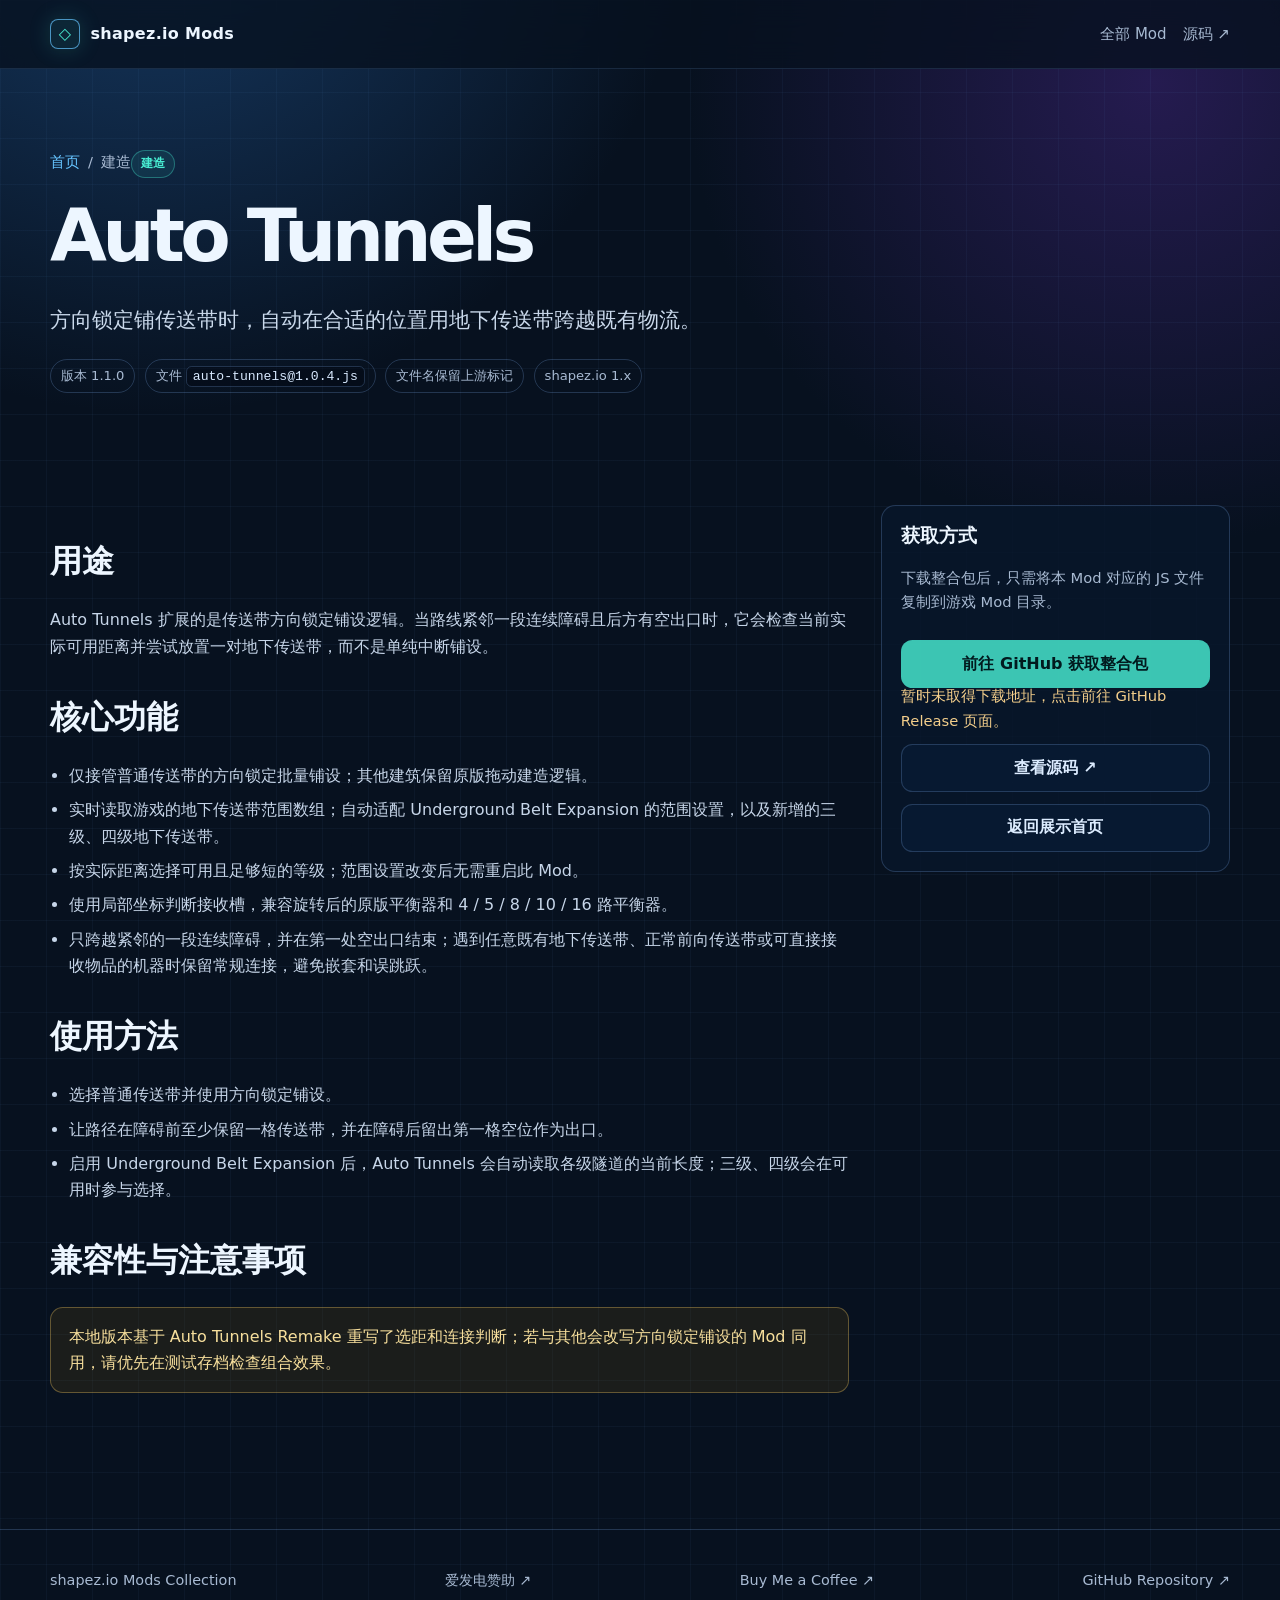
<file: docs/mods/auto-tunnels.html>
<!doctype html>
<html lang="zh-CN">
<head>
    <meta charset="utf-8">
    <meta name="viewport" content="width=device-width, initial-scale=1">
    <meta name="description" content="方向锁定铺传送带时，自动在合适的位置用地下传送带跨越既有物流。">
    <link rel="icon" href="../favicon.svg" type="image/svg+xml">
    <title>Auto Tunnels · shapez.io Mods</title>
    <link rel="stylesheet" href="../styles.css">
</head>
<body>
    <header class="site-header"><nav class="nav"><a class="brand" href="../index.html"><span class="brand-mark">◇</span>shapez.io Mods</a><div class="nav-links"><a href="../index.html#mods">全部 Mod</a><a href="https://github.com/ct-yx/shapez-mods/blob/main/mods/auto-tunnels%401.0.4.js">源码 ↗</a></div></nav></header>
    <main class="shell">
        <section class="page-hero"><div class="breadcrumb"><a href="../index.html">首页</a><span>/</span><span>建造</span></div><span class="tag">建造</span><h1>Auto Tunnels</h1><p class="lead">方向锁定铺传送带时，自动在合适的位置用地下传送带跨越既有物流。</p><div class="meta-row"><span class="meta">版本 1.1.0</span><span class="meta">文件 <code>auto-tunnels@1.0.4.js</code></span><span class="meta">文件名保留上游标记</span><span class="meta">shapez.io 1.x</span></div></section>
        <section class="page-layout"><article class="prose"><h2>用途</h2><p>Auto Tunnels 扩展的是传送带方向锁定铺设逻辑。当路线紧邻一段连续障碍且后方有空出口时，它会检查当前实际可用距离并尝试放置一对地下传送带，而不是单纯中断铺设。</p><h2>核心功能</h2><ul><li>仅接管普通传送带的方向锁定批量铺设；其他建筑保留原版拖动建造逻辑。</li><li>实时读取游戏的地下传送带范围数组；自动适配 Underground Belt Expansion 的范围设置，以及新增的三级、四级地下传送带。</li><li>按实际距离选择可用且足够短的等级；范围设置改变后无需重启此 Mod。</li><li>使用局部坐标判断接收槽，兼容旋转后的原版平衡器和 4 / 5 / 8 / 10 / 16 路平衡器。</li><li>只跨越紧邻的一段连续障碍，并在第一处空出口结束；遇到任意既有地下传送带、正常前向传送带或可直接接收物品的机器时保留常规连接，避免嵌套和误跳跃。</li></ul><h2>使用方法</h2><ul><li>选择普通传送带并使用方向锁定铺设。</li><li>让路径在障碍前至少保留一格传送带，并在障碍后留出第一格空位作为出口。</li><li>启用 Underground Belt Expansion 后，Auto Tunnels 会自动读取各级隧道的当前长度；三级、四级会在可用时参与选择。</li></ul><h2>兼容性与注意事项</h2><div class="notice">本地版本基于 Auto Tunnels Remake 重写了选距和连接判断；若与其他会改写方向锁定铺设的 Mod 同用，请优先在测试存档检查组合效果。</div></article><aside class="aside"><h3>获取方式</h3><p>下载整合包后，只需将本 Mod 对应的 JS 文件复制到游戏 Mod 目录。</p><a class="button primary" data-modpack-download href="https://github.com/ct-yx/shapez-mods/releases/tag/modpack-latest"><span data-modpack-label>正在获取最新整合包…</span></a><p class="download-status" data-modpack-status aria-live="polite">正在通过 GitHub API 查询最新发布包…</p><a class="button" href="https://github.com/ct-yx/shapez-mods/blob/main/mods/auto-tunnels%401.0.4.js">查看源码 ↗</a><a class="button" href="https://ct-yx.github.io/shapez-mods/">返回展示首页</a></aside></section>
    </main>
    <footer class="site-footer"><div class="shell"><span>shapez.io Mods Collection</span><a href="https://ifdian.net/a/Ct_yx" target="_blank" rel="noreferrer">爱发电赞助 ↗</a><a href="https://buymeacoffee.com/ctyx" target="_blank" rel="noreferrer">Buy Me a Coffee ↗</a><a href="https://github.com/ct-yx/shapez-mods">GitHub Repository ↗</a></div></footer>
    <script src="../assets/download-latest.js" defer></script>
</body>
</html>
</file>
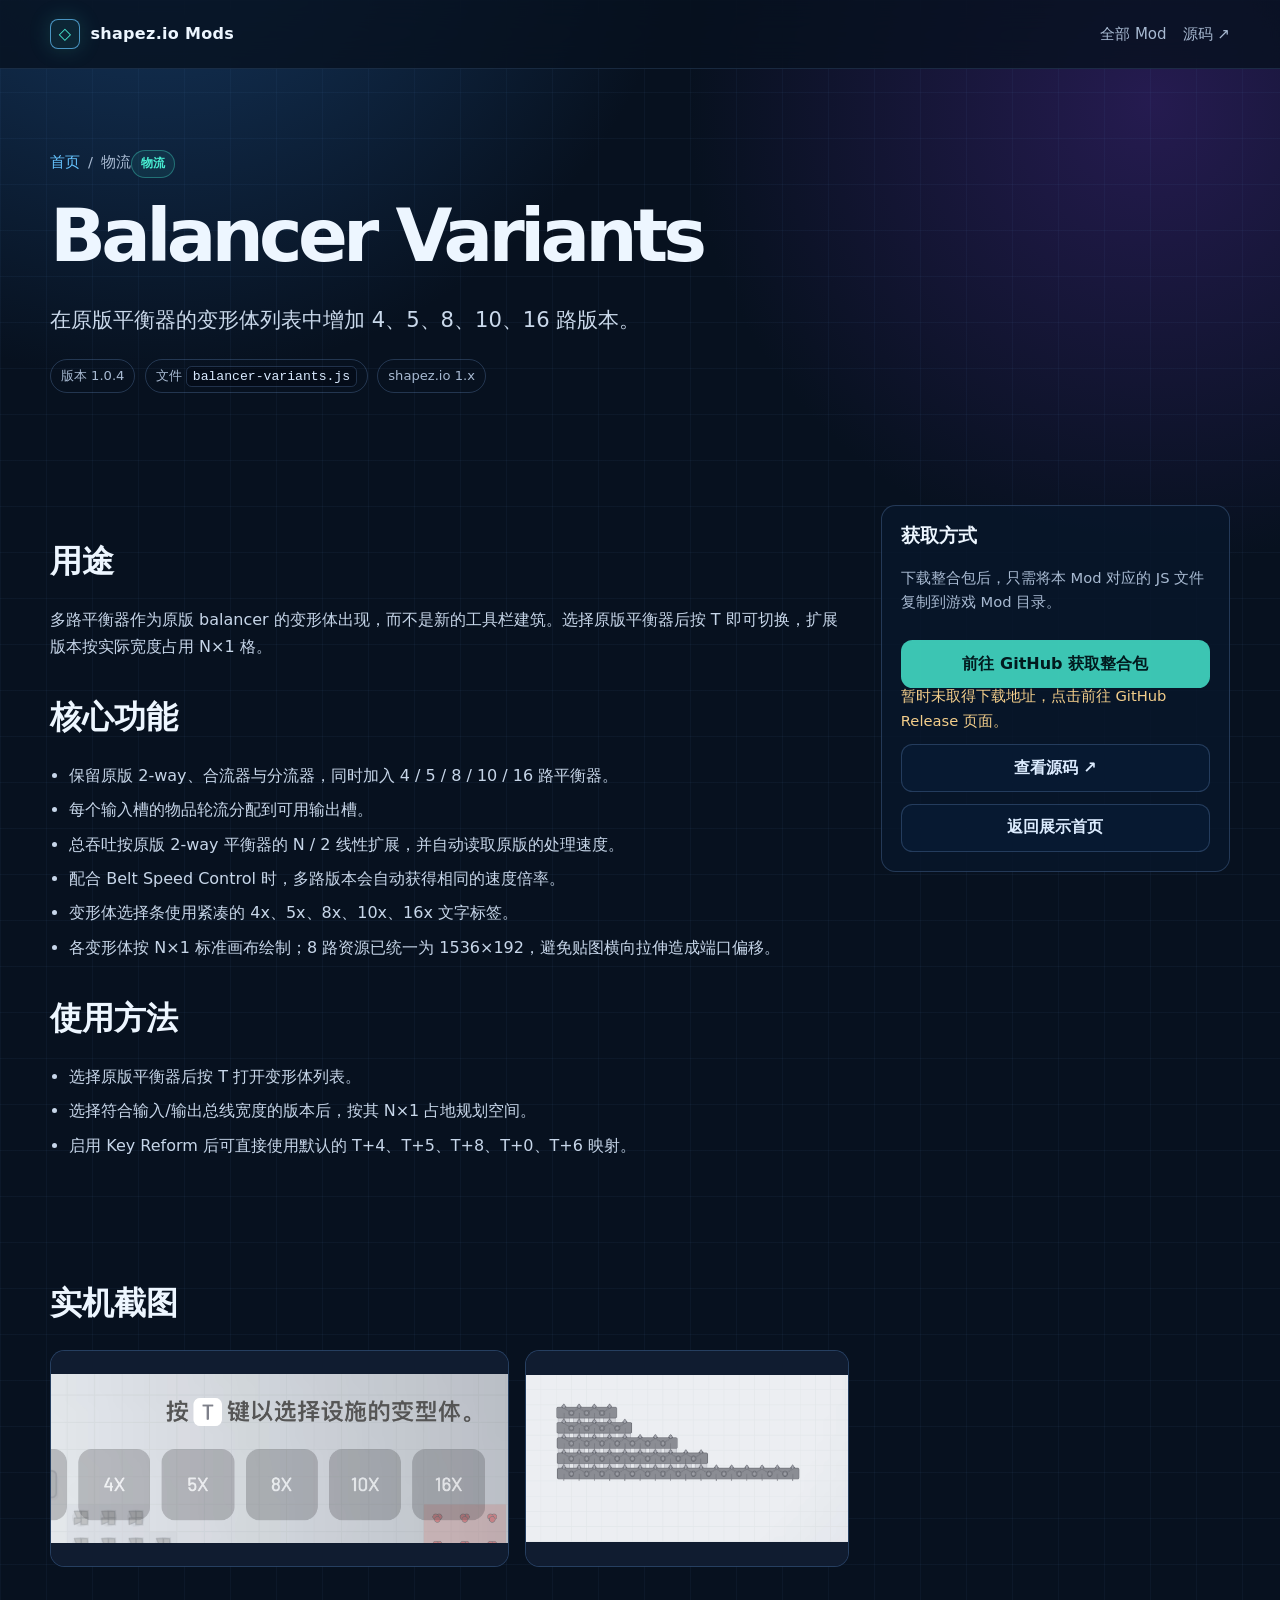
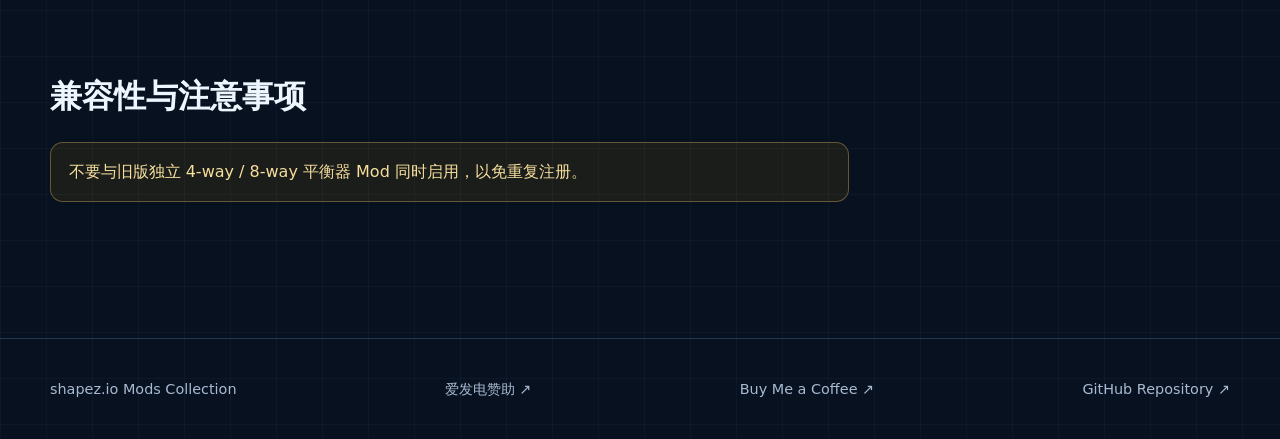
<file: docs/mods/balancer-variants.html>
<!doctype html>
<html lang="zh-CN">
<head>
    <meta charset="utf-8">
    <meta name="viewport" content="width=device-width, initial-scale=1">
    <meta name="description" content="在原版平衡器的变形体列表中增加 4、5、8、10、16 路版本。">
    <link rel="icon" href="../favicon.svg" type="image/svg+xml">
    <title>Balancer Variants · shapez.io Mods</title>
    <link rel="stylesheet" href="../styles.css">
</head>
<body>
    <header class="site-header"><nav class="nav"><a class="brand" href="../index.html"><span class="brand-mark">◇</span>shapez.io Mods</a><div class="nav-links"><a href="../index.html#mods">全部 Mod</a><a href="https://github.com/ct-yx/shapez-mods/blob/main/mods/balancer-variants.js">源码 ↗</a></div></nav></header>
    <main class="shell">
        <section class="page-hero"><div class="breadcrumb"><a href="../index.html">首页</a><span>/</span><span>物流</span></div><span class="tag">物流</span><h1>Balancer Variants</h1><p class="lead">在原版平衡器的变形体列表中增加 4、5、8、10、16 路版本。</p><div class="meta-row"><span class="meta">版本 1.0.4</span><span class="meta">文件 <code>balancer-variants.js</code></span><span class="meta">shapez.io 1.x</span></div></section>
        <section class="page-layout"><article class="prose"><h2>用途</h2><p>多路平衡器作为原版 balancer 的变形体出现，而不是新的工具栏建筑。选择原版平衡器后按 T 即可切换，扩展版本按实际宽度占用 N×1 格。</p><h2>核心功能</h2><ul><li>保留原版 2-way、合流器与分流器，同时加入 4 / 5 / 8 / 10 / 16 路平衡器。</li><li>每个输入槽的物品轮流分配到可用输出槽。</li><li>总吞吐按原版 2-way 平衡器的 N / 2 线性扩展，并自动读取原版的处理速度。</li><li>配合 Belt Speed Control 时，多路版本会自动获得相同的速度倍率。</li><li>变形体选择条使用紧凑的 4x、5x、8x、10x、16x 文字标签。</li><li>各变形体按 N×1 标准画布绘制；8 路资源已统一为 1536×192，避免贴图横向拉伸造成端口偏移。</li></ul><h2>使用方法</h2><ul><li>选择原版平衡器后按 T 打开变形体列表。</li><li>选择符合输入/输出总线宽度的版本后，按其 N×1 占地规划空间。</li><li>启用 Key Reform 后可直接使用默认的 T+4、T+5、T+8、T+0、T+6 映射。</li></ul><section><h2>实机截图</h2><div class="gallery"><figure class="large contain"><img src="../assets/screenshots/balancer-variant-selector.png" alt="平衡器变形体选择条"><figcaption>原版平衡器的变形体条中直接显示 4x–16x。</figcaption></figure><figure class="small contain"><img src="../assets/screenshots/balancer-variants-in-world.png" alt="多路平衡器实机摆放"><figcaption>不同宽度的平衡器按 N×1 格实际占地。</figcaption></figure></div></section><h2>兼容性与注意事项</h2><div class="notice">不要与旧版独立 4-way / 8-way 平衡器 Mod 同时启用，以免重复注册。</div></article><aside class="aside"><h3>获取方式</h3><p>下载整合包后，只需将本 Mod 对应的 JS 文件复制到游戏 Mod 目录。</p><a class="button primary" data-modpack-download href="https://github.com/ct-yx/shapez-mods/releases/tag/modpack-latest"><span data-modpack-label>正在获取最新整合包…</span></a><p class="download-status" data-modpack-status aria-live="polite">正在通过 GitHub API 查询最新发布包…</p><a class="button" href="https://github.com/ct-yx/shapez-mods/blob/main/mods/balancer-variants.js">查看源码 ↗</a><a class="button" href="https://ct-yx.github.io/shapez-mods/">返回展示首页</a></aside></section>
    </main>
    <footer class="site-footer"><div class="shell"><span>shapez.io Mods Collection</span><a href="https://ifdian.net/a/Ct_yx" target="_blank" rel="noreferrer">爱发电赞助 ↗</a><a href="https://buymeacoffee.com/ctyx" target="_blank" rel="noreferrer">Buy Me a Coffee ↗</a><a href="https://github.com/ct-yx/shapez-mods">GitHub Repository ↗</a></div></footer>
    <script src="../assets/download-latest.js" defer></script>
</body>
</html>
</file>
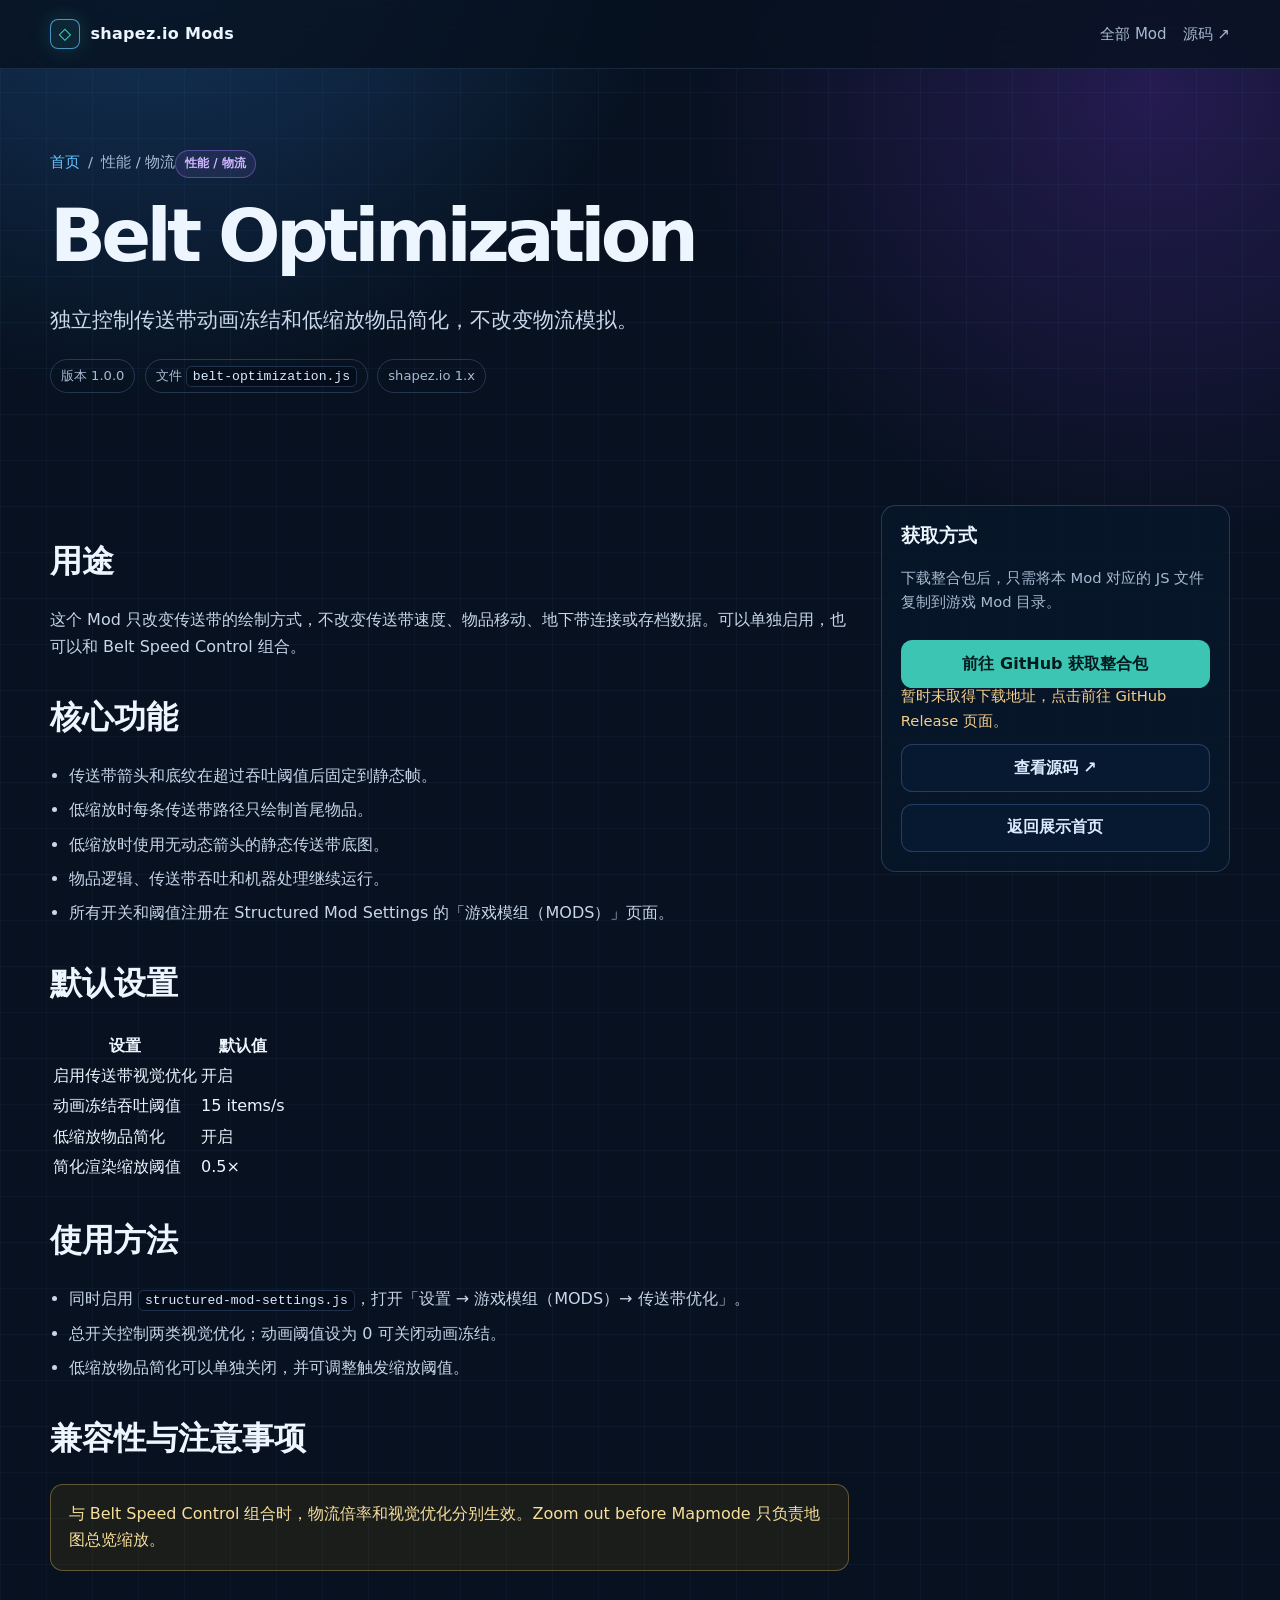
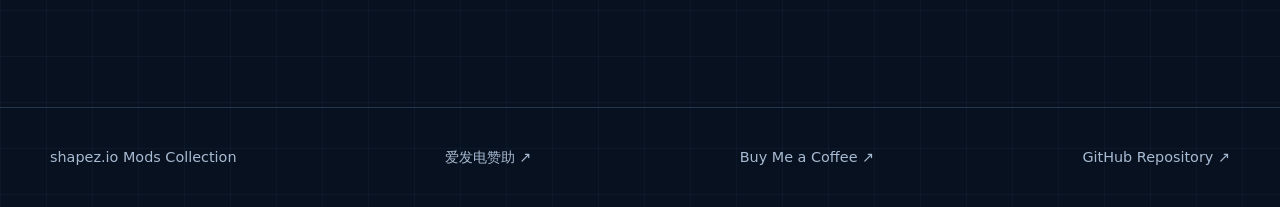
<file: docs/mods/belt-optimization.html>
<!doctype html>
<html lang="zh-CN">
<head>
    <meta charset="utf-8">
    <meta name="viewport" content="width=device-width, initial-scale=1">
    <meta name="description" content="独立控制传送带动画冻结和低缩放物品简化，不改变物流模拟。">
    <link rel="icon" href="../favicon.svg" type="image/svg+xml">
    <title>Belt Optimization · shapez.io Mods</title>
    <link rel="stylesheet" href="../styles.css">
</head>
<body>
    <header class="site-header"><nav class="nav"><a class="brand" href="../index.html"><span class="brand-mark">◇</span>shapez.io Mods</a><div class="nav-links"><a href="../index.html#mods">全部 Mod</a><a href="https://github.com/ct-yx/shapez-mods/blob/main/mods/belt-optimization.js">源码 ↗</a></div></nav></header>
    <main class="shell">
        <section class="page-hero"><div class="breadcrumb"><a href="../index.html">首页</a><span>/</span><span>性能 / 物流</span></div><span class="tag purple">性能 / 物流</span><h1>Belt Optimization</h1><p class="lead">独立控制传送带动画冻结和低缩放物品简化，不改变物流模拟。</p><div class="meta-row"><span class="meta">版本 1.0.0</span><span class="meta">文件 <code>belt-optimization.js</code></span><span class="meta">shapez.io 1.x</span></div></section>
        <section class="page-layout"><article class="prose"><h2>用途</h2><p>这个 Mod 只改变传送带的绘制方式，不改变传送带速度、物品移动、地下带连接或存档数据。可以单独启用，也可以和 Belt Speed Control 组合。</p><h2>核心功能</h2><ul><li>传送带箭头和底纹在超过吞吐阈值后固定到静态帧。</li><li>低缩放时每条传送带路径只绘制首尾物品。</li><li>低缩放时使用无动态箭头的静态传送带底图。</li><li>物品逻辑、传送带吞吐和机器处理继续运行。</li><li>所有开关和阈值注册在 Structured Mod Settings 的「游戏模组（MODS）」页面。</li></ul><h2>默认设置</h2><table><thead><tr><th>设置</th><th>默认值</th></tr></thead><tbody><tr><td>启用传送带视觉优化</td><td>开启</td></tr><tr><td>动画冻结吞吐阈值</td><td>15 items/s</td></tr><tr><td>低缩放物品简化</td><td>开启</td></tr><tr><td>简化渲染缩放阈值</td><td>0.5×</td></tr></tbody></table><h2>使用方法</h2><ul><li>同时启用 <code>structured-mod-settings.js</code>，打开「设置 → 游戏模组（MODS）→ 传送带优化」。</li><li>总开关控制两类视觉优化；动画阈值设为 0 可关闭动画冻结。</li><li>低缩放物品简化可以单独关闭，并可调整触发缩放阈值。</li></ul><h2>兼容性与注意事项</h2><div class="notice">与 Belt Speed Control 组合时，物流倍率和视觉优化分别生效。Zoom out before Mapmode 只负责地图总览缩放。</div></article><aside class="aside"><h3>获取方式</h3><p>下载整合包后，只需将本 Mod 对应的 JS 文件复制到游戏 Mod 目录。</p><a class="button primary" data-modpack-download href="https://github.com/ct-yx/shapez-mods/releases/tag/modpack-latest"><span data-modpack-label>正在获取最新整合包…</span></a><p class="download-status" data-modpack-status aria-live="polite">正在通过 GitHub API 查询最新发布包…</p><a class="button" href="https://github.com/ct-yx/shapez-mods/blob/main/mods/belt-optimization.js">查看源码 ↗</a><a class="button" href="https://ct-yx.github.io/shapez-mods/">返回展示首页</a></aside></section>
    </main>
    <footer class="site-footer"><div class="shell"><span>shapez.io Mods Collection</span><a href="https://ifdian.net/a/Ct_yx" target="_blank" rel="noreferrer">爱发电赞助 ↗</a><a href="https://buymeacoffee.com/ctyx" target="_blank" rel="noreferrer">Buy Me a Coffee ↗</a><a href="https://github.com/ct-yx/shapez-mods">GitHub Repository ↗</a></div></footer>
    <script src="../assets/download-latest.js" defer></script>
</body>
</html>
</file>
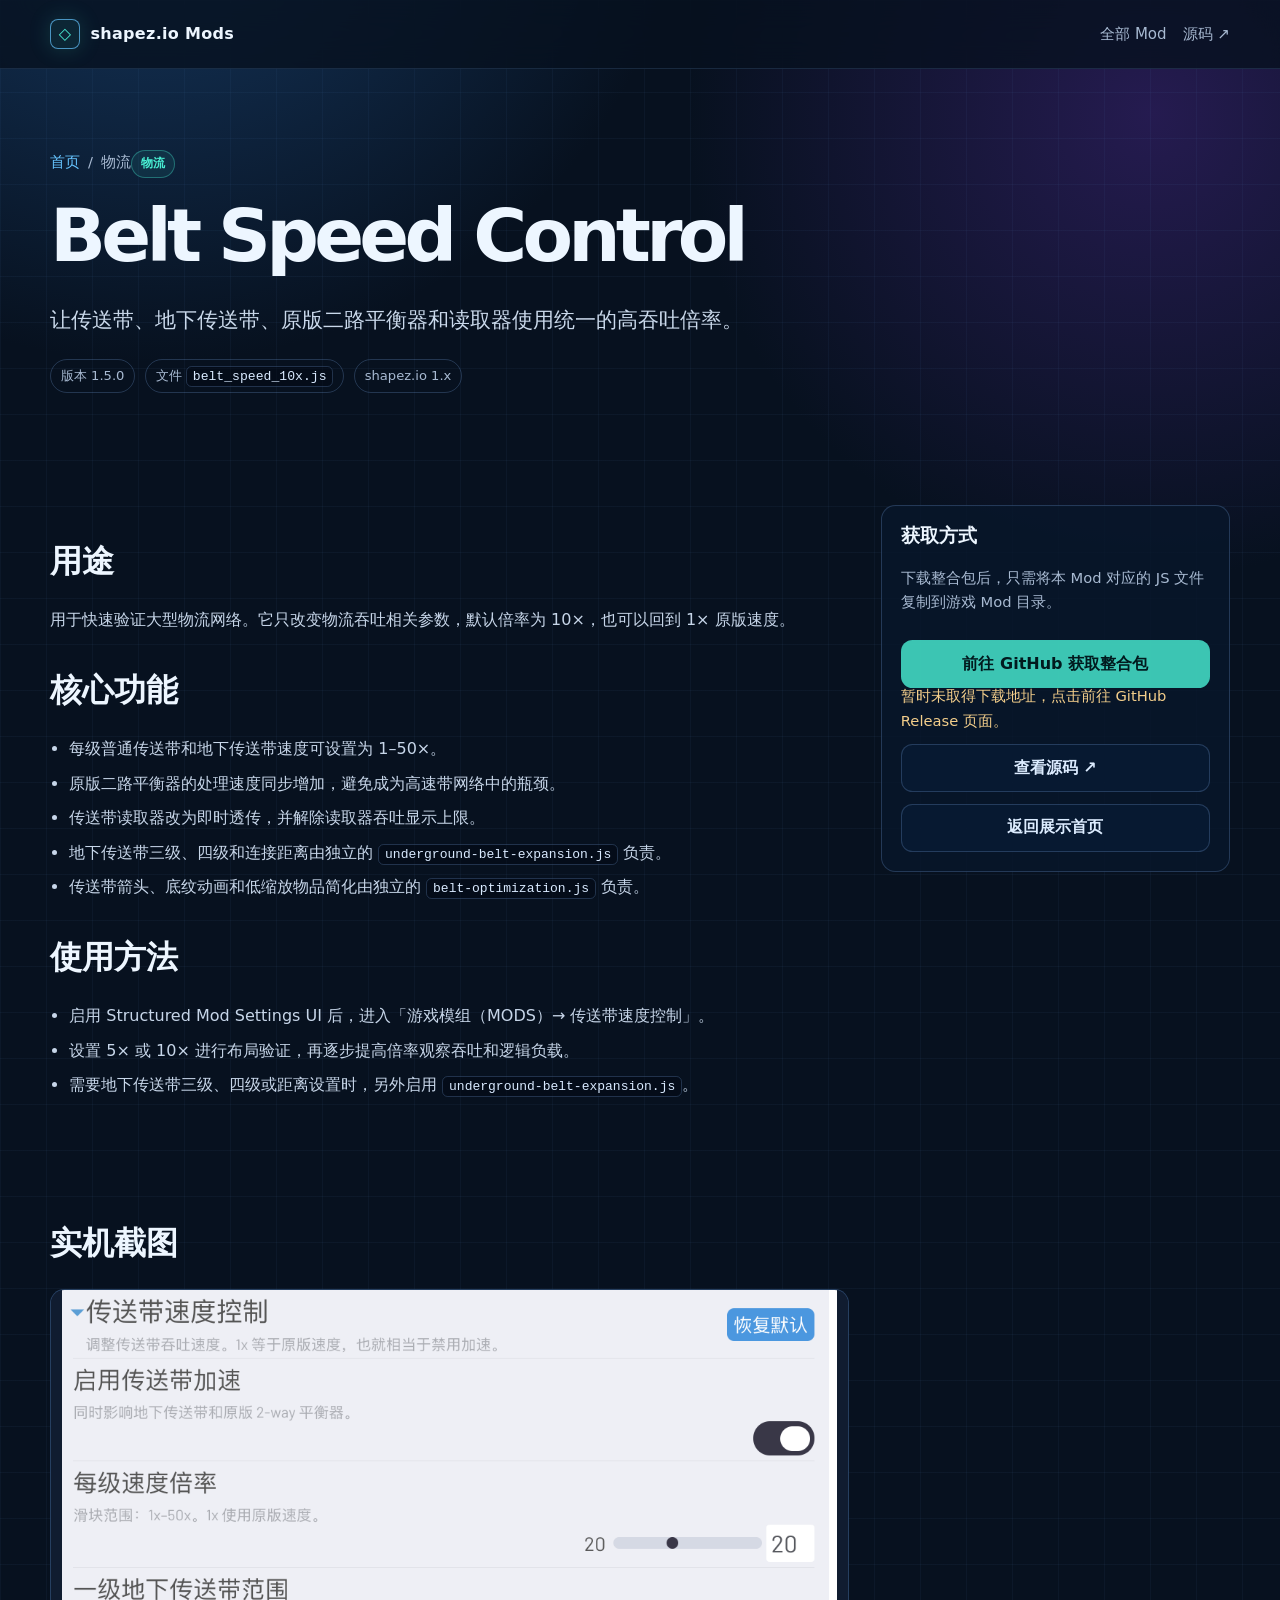
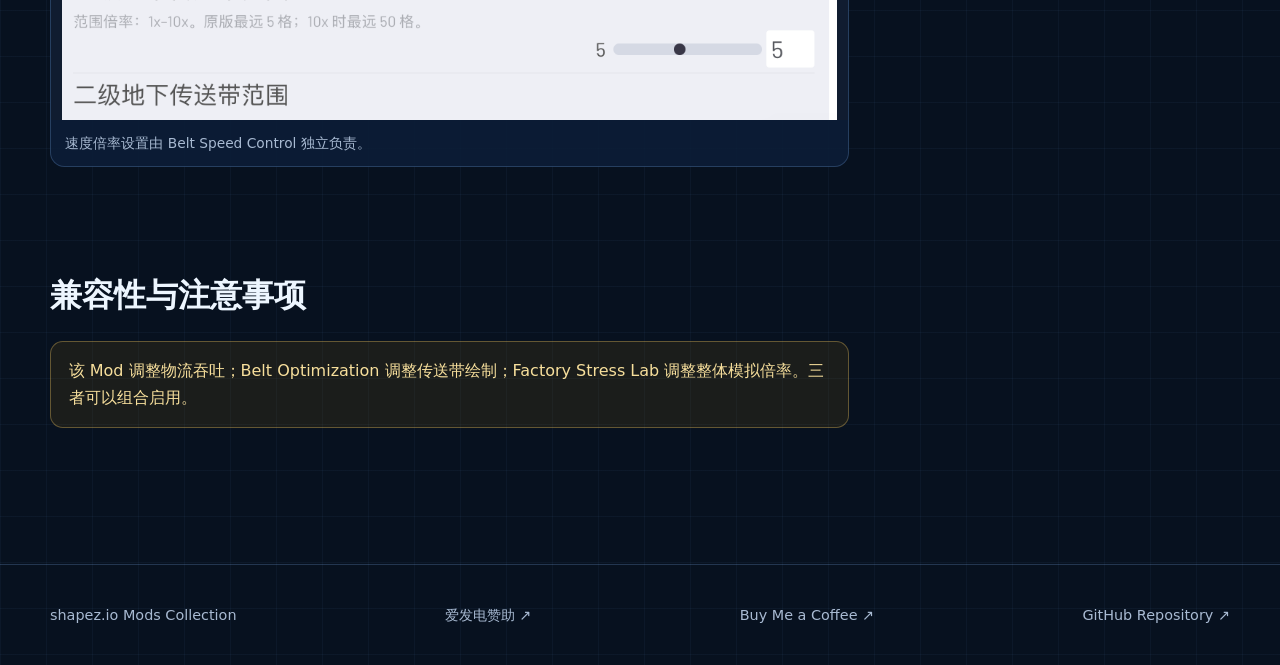
<file: docs/mods/belt-speed-control.html>
<!doctype html>
<html lang="zh-CN">
<head>
    <meta charset="utf-8">
    <meta name="viewport" content="width=device-width, initial-scale=1">
    <meta name="description" content="只调整传送带、地下传送带、原版二路平衡器和读取器的物流吞吐。">
    <link rel="icon" href="../favicon.svg" type="image/svg+xml">
    <title>Belt Speed Control · shapez.io Mods</title>
    <link rel="stylesheet" href="../styles.css">
</head>
<body>
    <header class="site-header"><nav class="nav"><a class="brand" href="../index.html"><span class="brand-mark">◇</span>shapez.io Mods</a><div class="nav-links"><a href="../index.html#mods">全部 Mod</a><a href="https://github.com/ct-yx/shapez-mods/blob/main/mods/belt_speed_10x.js">源码 ↗</a></div></nav></header>
    <main class="shell">
        <section class="page-hero"><div class="breadcrumb"><a href="../index.html">首页</a><span>/</span><span>物流</span></div><span class="tag">物流</span><h1>Belt Speed Control</h1><p class="lead">让传送带、地下传送带、原版二路平衡器和读取器使用统一的高吞吐倍率。</p><div class="meta-row"><span class="meta">版本 1.5.0</span><span class="meta">文件 <code>belt_speed_10x.js</code></span><span class="meta">shapez.io 1.x</span></div></section>
        <section class="page-layout"><article class="prose"><h2>用途</h2><p>用于快速验证大型物流网络。它只改变物流吞吐相关参数，默认倍率为 10×，也可以回到 1× 原版速度。</p><h2>核心功能</h2><ul><li>每级普通传送带和地下传送带速度可设置为 1–50×。</li><li>原版二路平衡器的处理速度同步增加，避免成为高速带网络中的瓶颈。</li><li>传送带读取器改为即时透传，并解除读取器吞吐显示上限。</li><li>地下传送带三级、四级和连接距离由独立的 <code>underground-belt-expansion.js</code> 负责。</li><li>传送带箭头、底纹动画和低缩放物品简化由独立的 <code>belt-optimization.js</code> 负责。</li></ul><h2>使用方法</h2><ul><li>启用 Structured Mod Settings UI 后，进入「游戏模组（MODS）→ 传送带速度控制」。</li><li>设置 5× 或 10× 进行布局验证，再逐步提高倍率观察吞吐和逻辑负载。</li><li>需要地下传送带三级、四级或距离设置时，另外启用 <code>underground-belt-expansion.js</code>。</li></ul><section><h2>实机截图</h2><div class="gallery"><figure class="full contain"><img src="../assets/screenshots/belt-speed-settings.png" alt="传送带速度控制设置"><figcaption>速度倍率设置由 Belt Speed Control 独立负责。</figcaption></figure></div></section><h2>兼容性与注意事项</h2><div class="notice">该 Mod 调整物流吞吐；Belt Optimization 调整传送带绘制；Factory Stress Lab 调整整体模拟倍率。三者可以组合启用。</div></article><aside class="aside"><h3>获取方式</h3><p>下载整合包后，只需将本 Mod 对应的 JS 文件复制到游戏 Mod 目录。</p><a class="button primary" data-modpack-download href="https://github.com/ct-yx/shapez-mods/releases/tag/modpack-latest"><span data-modpack-label>正在获取最新整合包…</span></a><p class="download-status" data-modpack-status aria-live="polite">正在通过 GitHub API 查询最新发布包…</p><a class="button" href="https://github.com/ct-yx/shapez-mods/blob/main/mods/belt_speed_10x.js">查看源码 ↗</a><a class="button" href="https://ct-yx.github.io/shapez-mods/">返回展示首页</a></aside></section>
    </main>
    <footer class="site-footer"><div class="shell"><span>shapez.io Mods Collection</span><a href="https://ifdian.net/a/Ct_yx" target="_blank" rel="noreferrer">爱发电赞助 ↗</a><a href="https://buymeacoffee.com/ctyx" target="_blank" rel="noreferrer">Buy Me a Coffee ↗</a><a href="https://github.com/ct-yx/shapez-mods">GitHub Repository ↗</a></div></footer>
    <script src="../assets/download-latest.js" defer></script>
</body>
</html>
</file>
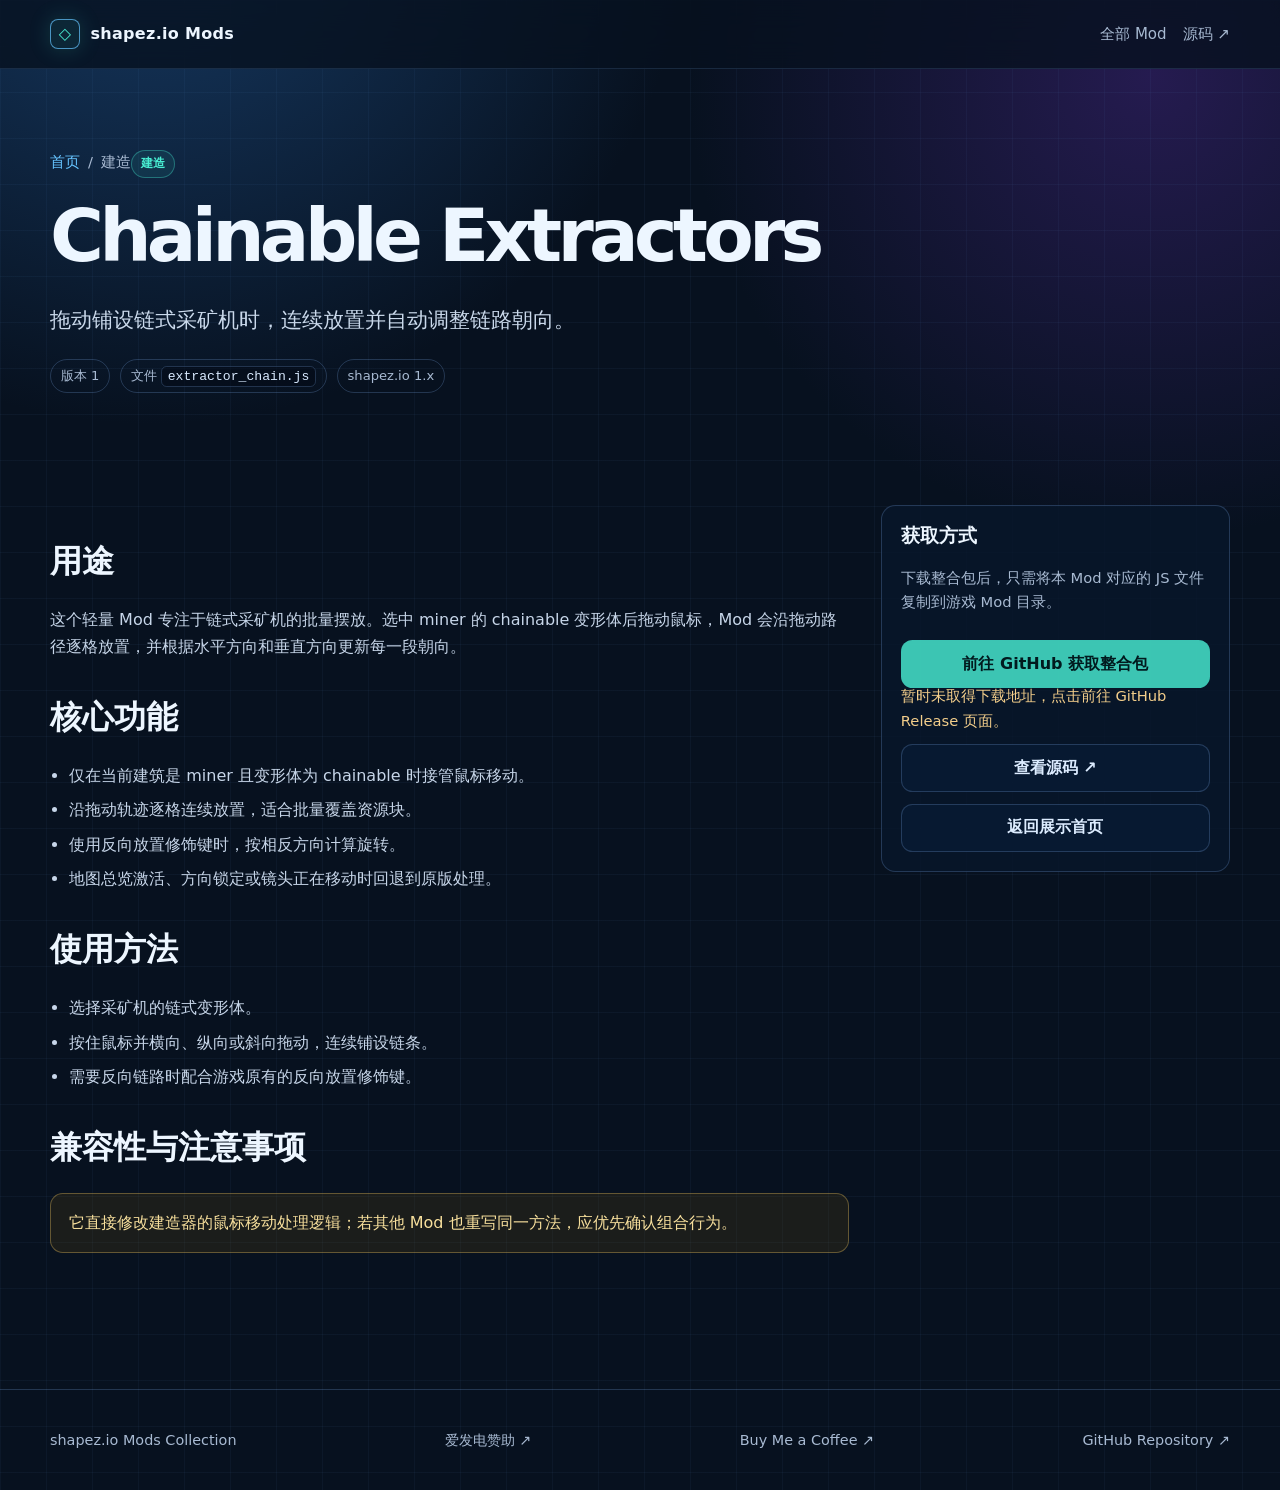
<file: docs/mods/chainable-extractors.html>
<!doctype html>
<html lang="zh-CN">
<head>
    <meta charset="utf-8">
    <meta name="viewport" content="width=device-width, initial-scale=1">
    <meta name="description" content="拖动铺设链式采矿机时，连续放置并自动调整链路朝向。">
    <link rel="icon" href="../favicon.svg" type="image/svg+xml">
    <title>Chainable Extractors · shapez.io Mods</title>
    <link rel="stylesheet" href="../styles.css">
</head>
<body>
    <header class="site-header"><nav class="nav"><a class="brand" href="../index.html"><span class="brand-mark">◇</span>shapez.io Mods</a><div class="nav-links"><a href="../index.html#mods">全部 Mod</a><a href="https://github.com/ct-yx/shapez-mods/blob/main/mods/extractor_chain.js">源码 ↗</a></div></nav></header>
    <main class="shell">
        <section class="page-hero"><div class="breadcrumb"><a href="../index.html">首页</a><span>/</span><span>建造</span></div><span class="tag">建造</span><h1>Chainable Extractors</h1><p class="lead">拖动铺设链式采矿机时，连续放置并自动调整链路朝向。</p><div class="meta-row"><span class="meta">版本 1</span><span class="meta">文件 <code>extractor_chain.js</code></span><span class="meta">shapez.io 1.x</span></div></section>
        <section class="page-layout"><article class="prose"><h2>用途</h2><p>这个轻量 Mod 专注于链式采矿机的批量摆放。选中 miner 的 chainable 变形体后拖动鼠标，Mod 会沿拖动路径逐格放置，并根据水平方向和垂直方向更新每一段朝向。</p><h2>核心功能</h2><ul><li>仅在当前建筑是 miner 且变形体为 chainable 时接管鼠标移动。</li><li>沿拖动轨迹逐格连续放置，适合批量覆盖资源块。</li><li>使用反向放置修饰键时，按相反方向计算旋转。</li><li>地图总览激活、方向锁定或镜头正在移动时回退到原版处理。</li></ul><h2>使用方法</h2><ul><li>选择采矿机的链式变形体。</li><li>按住鼠标并横向、纵向或斜向拖动，连续铺设链条。</li><li>需要反向链路时配合游戏原有的反向放置修饰键。</li></ul><h2>兼容性与注意事项</h2><div class="notice">它直接修改建造器的鼠标移动处理逻辑；若其他 Mod 也重写同一方法，应优先确认组合行为。</div></article><aside class="aside"><h3>获取方式</h3><p>下载整合包后，只需将本 Mod 对应的 JS 文件复制到游戏 Mod 目录。</p><a class="button primary" data-modpack-download href="https://github.com/ct-yx/shapez-mods/releases/tag/modpack-latest"><span data-modpack-label>正在获取最新整合包…</span></a><p class="download-status" data-modpack-status aria-live="polite">正在通过 GitHub API 查询最新发布包…</p><a class="button" href="https://github.com/ct-yx/shapez-mods/blob/main/mods/extractor_chain.js">查看源码 ↗</a><a class="button" href="https://ct-yx.github.io/shapez-mods/">返回展示首页</a></aside></section>
    </main>
    <footer class="site-footer"><div class="shell"><span>shapez.io Mods Collection</span><a href="https://ifdian.net/a/Ct_yx" target="_blank" rel="noreferrer">爱发电赞助 ↗</a><a href="https://buymeacoffee.com/ctyx" target="_blank" rel="noreferrer">Buy Me a Coffee ↗</a><a href="https://github.com/ct-yx/shapez-mods">GitHub Repository ↗</a></div></footer>
    <script src="../assets/download-latest.js" defer></script>
</body>
</html>
</file>
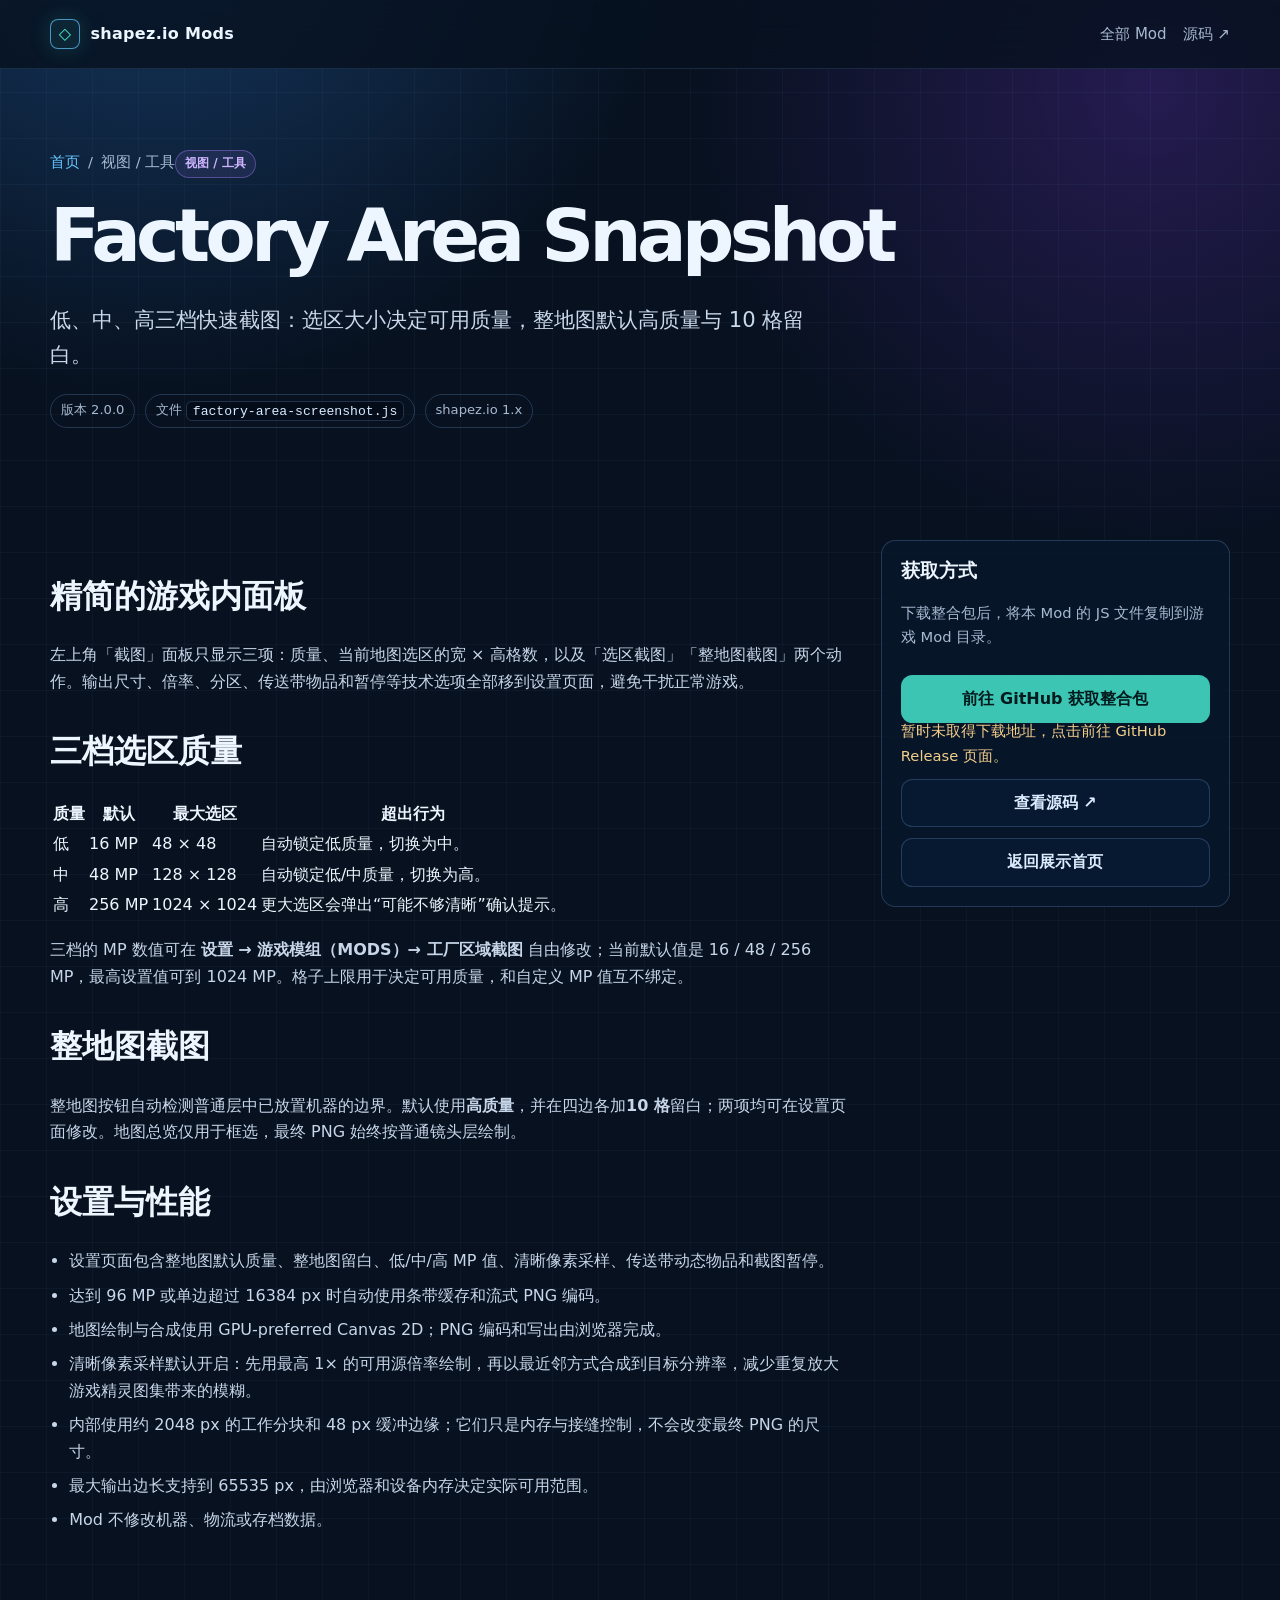
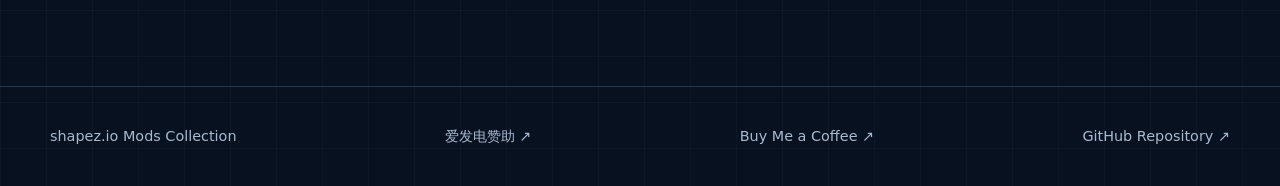
<file: docs/mods/factory-area-snapshot.html>
<!doctype html>
<html lang="zh-CN">
<head>
    <meta charset="utf-8">
    <meta name="viewport" content="width=device-width, initial-scale=1">
    <meta name="description" content="以低、中、高三档快速导出工厂或地图选区 PNG。">
    <link rel="icon" href="../favicon.svg" type="image/svg+xml">
    <title>Factory Area Snapshot · shapez.io Mods</title>
    <link rel="stylesheet" href="../styles.css">
</head>
<body>
    <header class="site-header"><nav class="nav"><a class="brand" href="../index.html"><span class="brand-mark">◇</span>shapez.io Mods</a><div class="nav-links"><a href="../index.html#mods">全部 Mod</a><a href="https://github.com/ct-yx/shapez-mods/blob/main/mods/factory-area-screenshot.js">源码 ↗</a></div></nav></header>
    <main class="shell">
        <section class="page-hero"><div class="breadcrumb"><a href="../index.html">首页</a><span>/</span><span>视图 / 工具</span></div><span class="tag purple">视图 / 工具</span><h1>Factory Area Snapshot</h1><p class="lead">低、中、高三档快速截图：选区大小决定可用质量，整地图默认高质量与 10 格留白。</p><div class="meta-row"><span class="meta">版本 2.0.0</span><span class="meta">文件 <code>factory-area-screenshot.js</code></span><span class="meta">shapez.io 1.x</span></div></section>
        <section class="page-layout"><article class="prose">
            <h2>精简的游戏内面板</h2><p>左上角「截图」面板只显示三项：质量、当前地图选区的宽 × 高格数，以及「选区截图」「整地图截图」两个动作。输出尺寸、倍率、分区、传送带物品和暂停等技术选项全部移到设置页面，避免干扰正常游戏。</p>
            <h2>三档选区质量</h2><table><thead><tr><th>质量</th><th>默认</th><th>最大选区</th><th>超出行为</th></tr></thead><tbody><tr><td>低</td><td>16 MP</td><td>48 × 48</td><td>自动锁定低质量，切换为中。</td></tr><tr><td>中</td><td>48 MP</td><td>128 × 128</td><td>自动锁定低/中质量，切换为高。</td></tr><tr><td>高</td><td>256 MP</td><td>1024 × 1024</td><td>更大选区会弹出“可能不够清晰”确认提示。</td></tr></tbody></table>
            <p>三档的 MP 数值可在 <strong>设置 → 游戏模组（MODS）→ 工厂区域截图</strong> 自由修改；当前默认值是 16 / 48 / 256 MP，最高设置值可到 1024 MP。格子上限用于决定可用质量，和自定义 MP 值互不绑定。</p>
            <h2>整地图截图</h2><p>整地图按钮自动检测普通层中已放置机器的边界。默认使用<strong>高质量</strong>，并在四边各加<strong>10 格</strong>留白；两项均可在设置页面修改。地图总览仅用于框选，最终 PNG 始终按普通镜头层绘制。</p>
            <h2>设置与性能</h2><ul><li>设置页面包含整地图默认质量、整地图留白、低/中/高 MP 值、清晰像素采样、传送带动态物品和截图暂停。</li><li>达到 96 MP 或单边超过 16384 px 时自动使用条带缓存和流式 PNG 编码。</li><li>地图绘制与合成使用 GPU-preferred Canvas 2D；PNG 编码和写出由浏览器完成。</li><li>清晰像素采样默认开启：先用最高 1× 的可用源倍率绘制，再以最近邻方式合成到目标分辨率，减少重复放大游戏精灵图集带来的模糊。</li><li>内部使用约 2048 px 的工作分块和 48 px 缓冲边缘；它们只是内存与接缝控制，不会改变最终 PNG 的尺寸。</li><li>最大输出边长支持到 65535 px，由浏览器和设备内存决定实际可用范围。</li><li>Mod 不修改机器、物流或存档数据。</li></ul>
        </article><aside class="aside"><h3>获取方式</h3><p>下载整合包后，将本 Mod 的 JS 文件复制到游戏 Mod 目录。</p><a class="button primary" data-modpack-download href="https://github.com/ct-yx/shapez-mods/releases/tag/modpack-latest"><span data-modpack-label>正在获取最新整合包…</span></a><p class="download-status" data-modpack-status aria-live="polite">正在通过 GitHub API 查询最新发布包…</p><a class="button" href="https://github.com/ct-yx/shapez-mods/blob/main/mods/factory-area-screenshot.js">查看源码 ↗</a><a class="button" href="https://ct-yx.github.io/shapez-mods/">返回展示首页</a></aside></section>
    </main>
    <footer class="site-footer"><div class="shell"><span>shapez.io Mods Collection</span><a href="https://ifdian.net/a/Ct_yx" target="_blank" rel="noreferrer">爱发电赞助 ↗</a><a href="https://buymeacoffee.com/ctyx" target="_blank" rel="noreferrer">Buy Me a Coffee ↗</a><a href="https://github.com/ct-yx/shapez-mods">GitHub Repository ↗</a></div></footer>
    <script src="../assets/download-latest.js" defer></script>
</body>
</html>
</file>
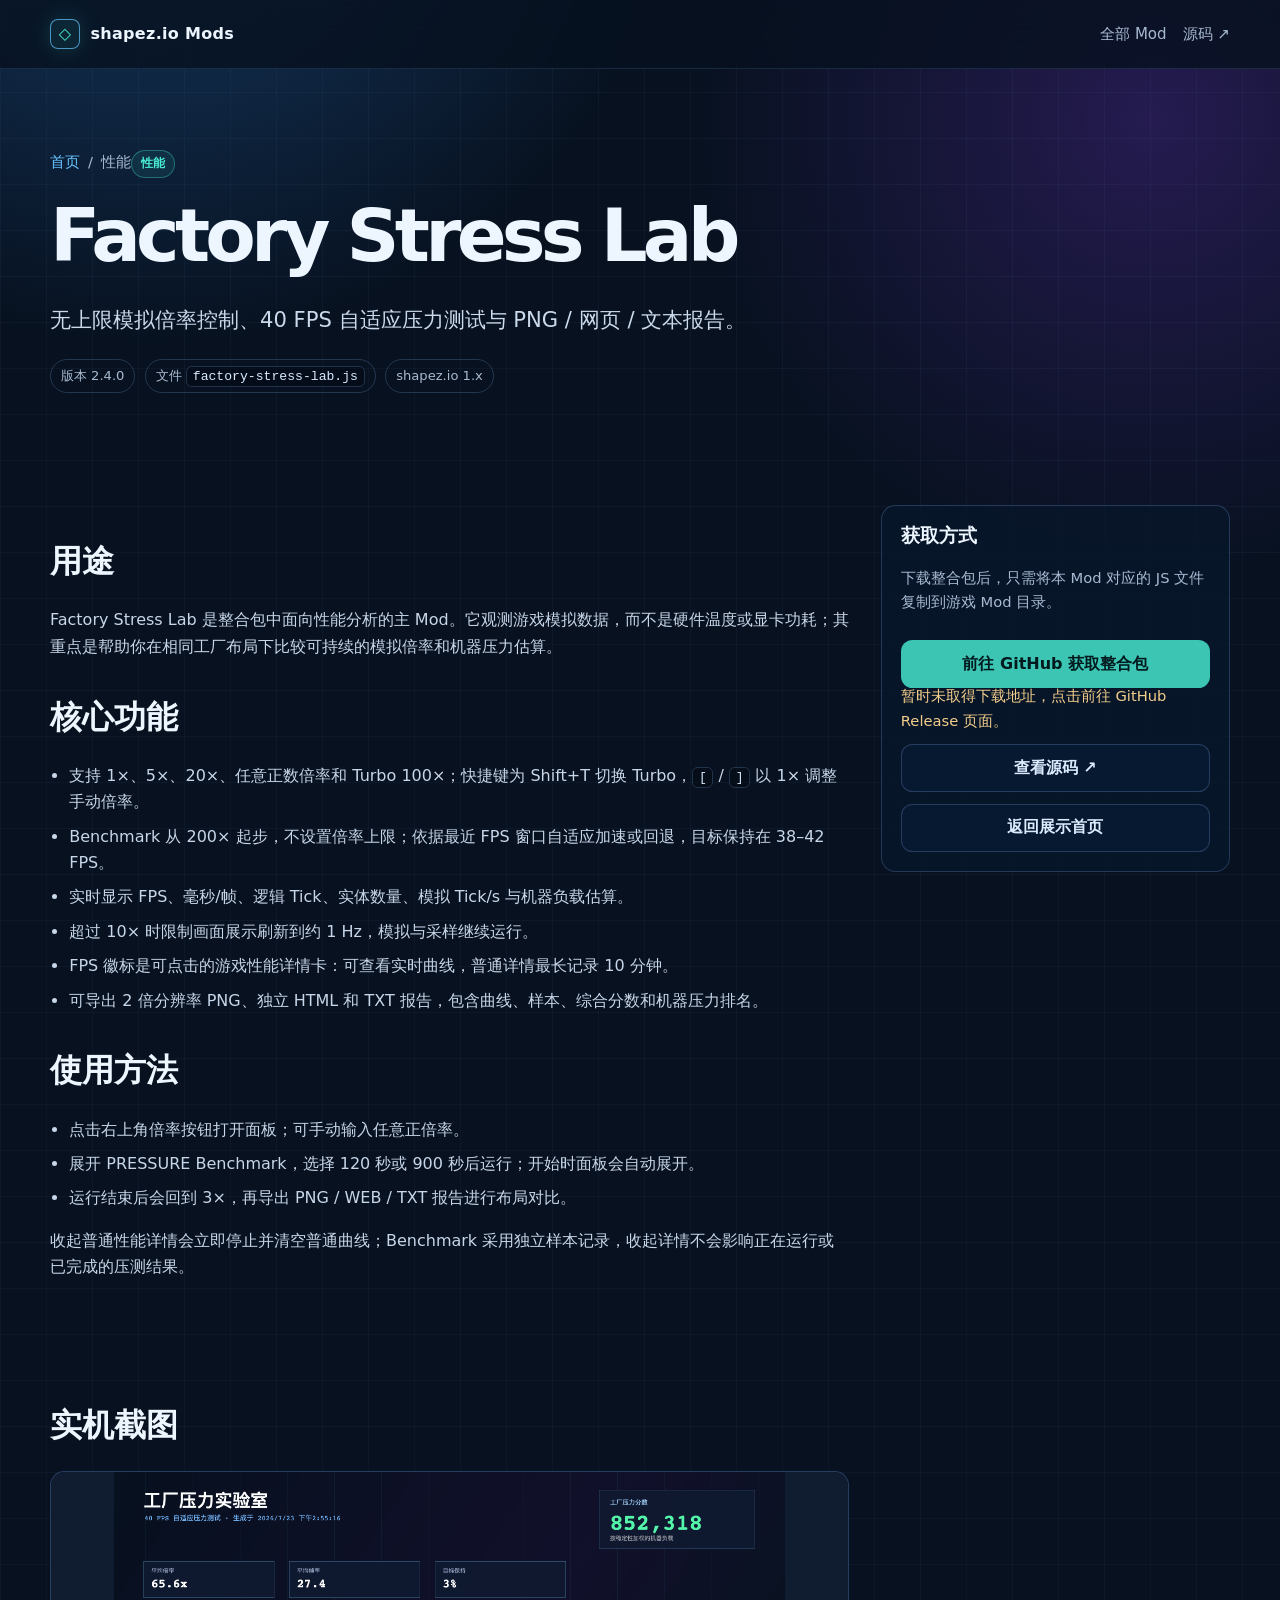
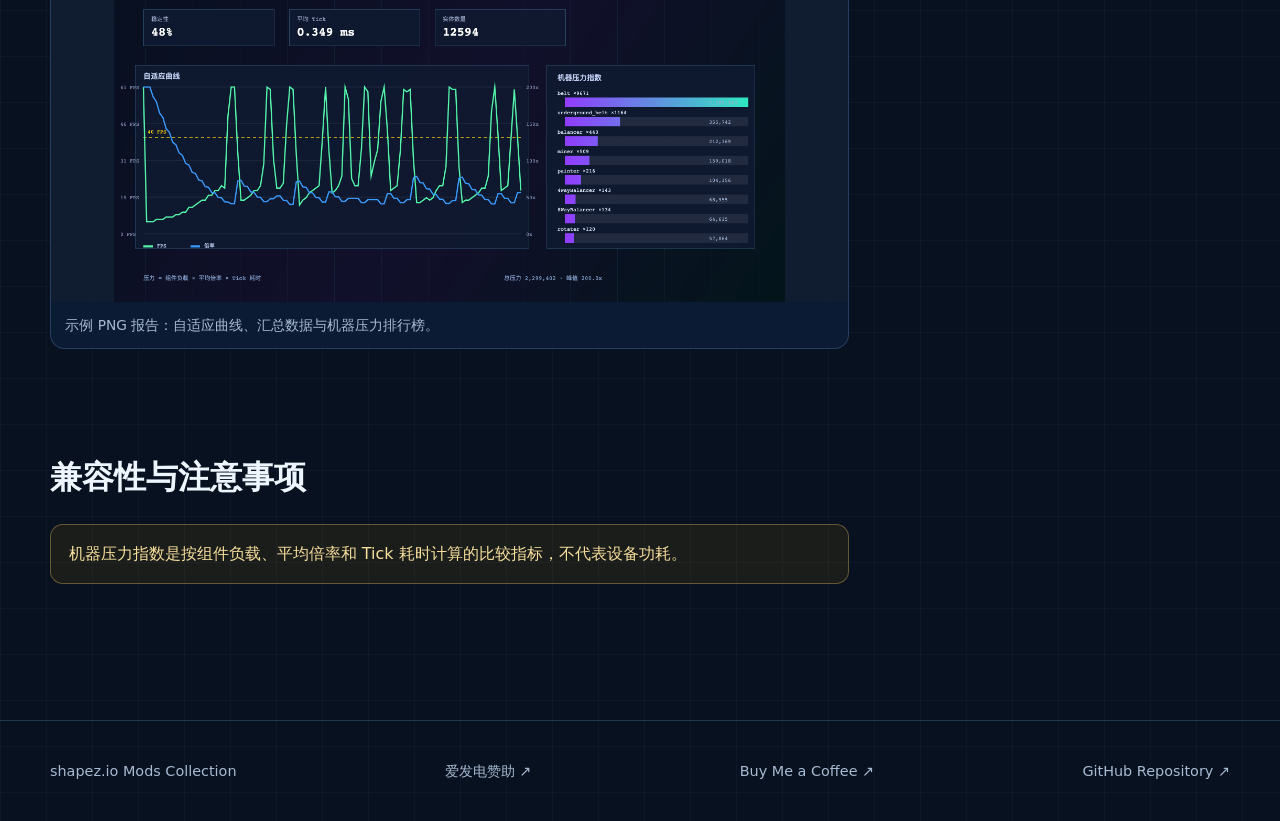
<file: docs/mods/factory-stress-lab.html>
<!doctype html>
<html lang="zh-CN">
<head>
    <meta charset="utf-8">
    <meta name="viewport" content="width=device-width, initial-scale=1">
    <meta name="description" content="无上限模拟倍率控制、40 FPS 自适应压力测试与 PNG / 网页 / 文本报告。">
    <link rel="icon" href="../favicon.svg" type="image/svg+xml">
    <title>Factory Stress Lab · shapez.io Mods</title>
    <link rel="stylesheet" href="../styles.css">
</head>
<body>
    <header class="site-header"><nav class="nav"><a class="brand" href="../index.html"><span class="brand-mark">◇</span>shapez.io Mods</a><div class="nav-links"><a href="../index.html#mods">全部 Mod</a><a href="https://github.com/ct-yx/shapez-mods/blob/main/mods/factory-stress-lab.js">源码 ↗</a></div></nav></header>
    <main class="shell">
        <section class="page-hero"><div class="breadcrumb"><a href="../index.html">首页</a><span>/</span><span>性能</span></div><span class="tag">性能</span><h1>Factory Stress Lab</h1><p class="lead">无上限模拟倍率控制、40 FPS 自适应压力测试与 PNG / 网页 / 文本报告。</p><div class="meta-row"><span class="meta">版本 2.4.0</span><span class="meta">文件 <code>factory-stress-lab.js</code></span><span class="meta">shapez.io 1.x</span></div></section>
        <section class="page-layout"><article class="prose"><h2>用途</h2><p>Factory Stress Lab 是整合包中面向性能分析的主 Mod。它观测游戏模拟数据，而不是硬件温度或显卡功耗；其重点是帮助你在相同工厂布局下比较可持续的模拟倍率和机器压力估算。</p><h2>核心功能</h2><ul><li>支持 1×、5×、20×、任意正数倍率和 Turbo 100×；快捷键为 Shift+T 切换 Turbo，<code>[</code> / <code>]</code> 以 1× 调整手动倍率。</li><li>Benchmark 从 200× 起步，不设置倍率上限；依据最近 FPS 窗口自适应加速或回退，目标保持在 38–42 FPS。</li><li>实时显示 FPS、毫秒/帧、逻辑 Tick、实体数量、模拟 Tick/s 与机器负载估算。</li><li>超过 10× 时限制画面展示刷新到约 1 Hz，模拟与采样继续运行。</li><li>FPS 徽标是可点击的游戏性能详情卡：可查看实时曲线，普通详情最长记录 10 分钟。</li><li>可导出 2 倍分辨率 PNG、独立 HTML 和 TXT 报告，包含曲线、样本、综合分数和机器压力排名。</li></ul><h2>使用方法</h2><ul><li>点击右上角倍率按钮打开面板；可手动输入任意正倍率。</li><li>展开 PRESSURE Benchmark，选择 120 秒或 900 秒后运行；开始时面板会自动展开。</li><li>运行结束后会回到 3×，再导出 PNG / WEB / TXT 报告进行布局对比。</li></ul><p>收起普通性能详情会立即停止并清空普通曲线；Benchmark 采用独立样本记录，收起详情不会影响正在运行或已完成的压测结果。</p><section><h2>实机截图</h2><div class="gallery"><figure class="full contain"><img src="../assets/screenshots/factory-stress-lab-report.png" alt="Factory Stress Lab 压力测试报告"><figcaption>示例 PNG 报告：自适应曲线、汇总数据与机器压力排行榜。</figcaption></figure></div></section><h2>兼容性与注意事项</h2><div class="notice">机器压力指数是按组件负载、平均倍率和 Tick 耗时计算的比较指标，不代表设备功耗。</div></article><aside class="aside"><h3>获取方式</h3><p>下载整合包后，只需将本 Mod 对应的 JS 文件复制到游戏 Mod 目录。</p><a class="button primary" data-modpack-download href="https://github.com/ct-yx/shapez-mods/releases/tag/modpack-latest"><span data-modpack-label>正在获取最新整合包…</span></a><p class="download-status" data-modpack-status aria-live="polite">正在通过 GitHub API 查询最新发布包…</p><a class="button" href="https://github.com/ct-yx/shapez-mods/blob/main/mods/factory-stress-lab.js">查看源码 ↗</a><a class="button" href="https://ct-yx.github.io/shapez-mods/">返回展示首页</a></aside></section>
    </main>
    <footer class="site-footer"><div class="shell"><span>shapez.io Mods Collection</span><a href="https://ifdian.net/a/Ct_yx" target="_blank" rel="noreferrer">爱发电赞助 ↗</a><a href="https://buymeacoffee.com/ctyx" target="_blank" rel="noreferrer">Buy Me a Coffee ↗</a><a href="https://github.com/ct-yx/shapez-mods">GitHub Repository ↗</a></div></footer>
    <script src="../assets/download-latest.js" defer></script>
</body>
</html>
</file>
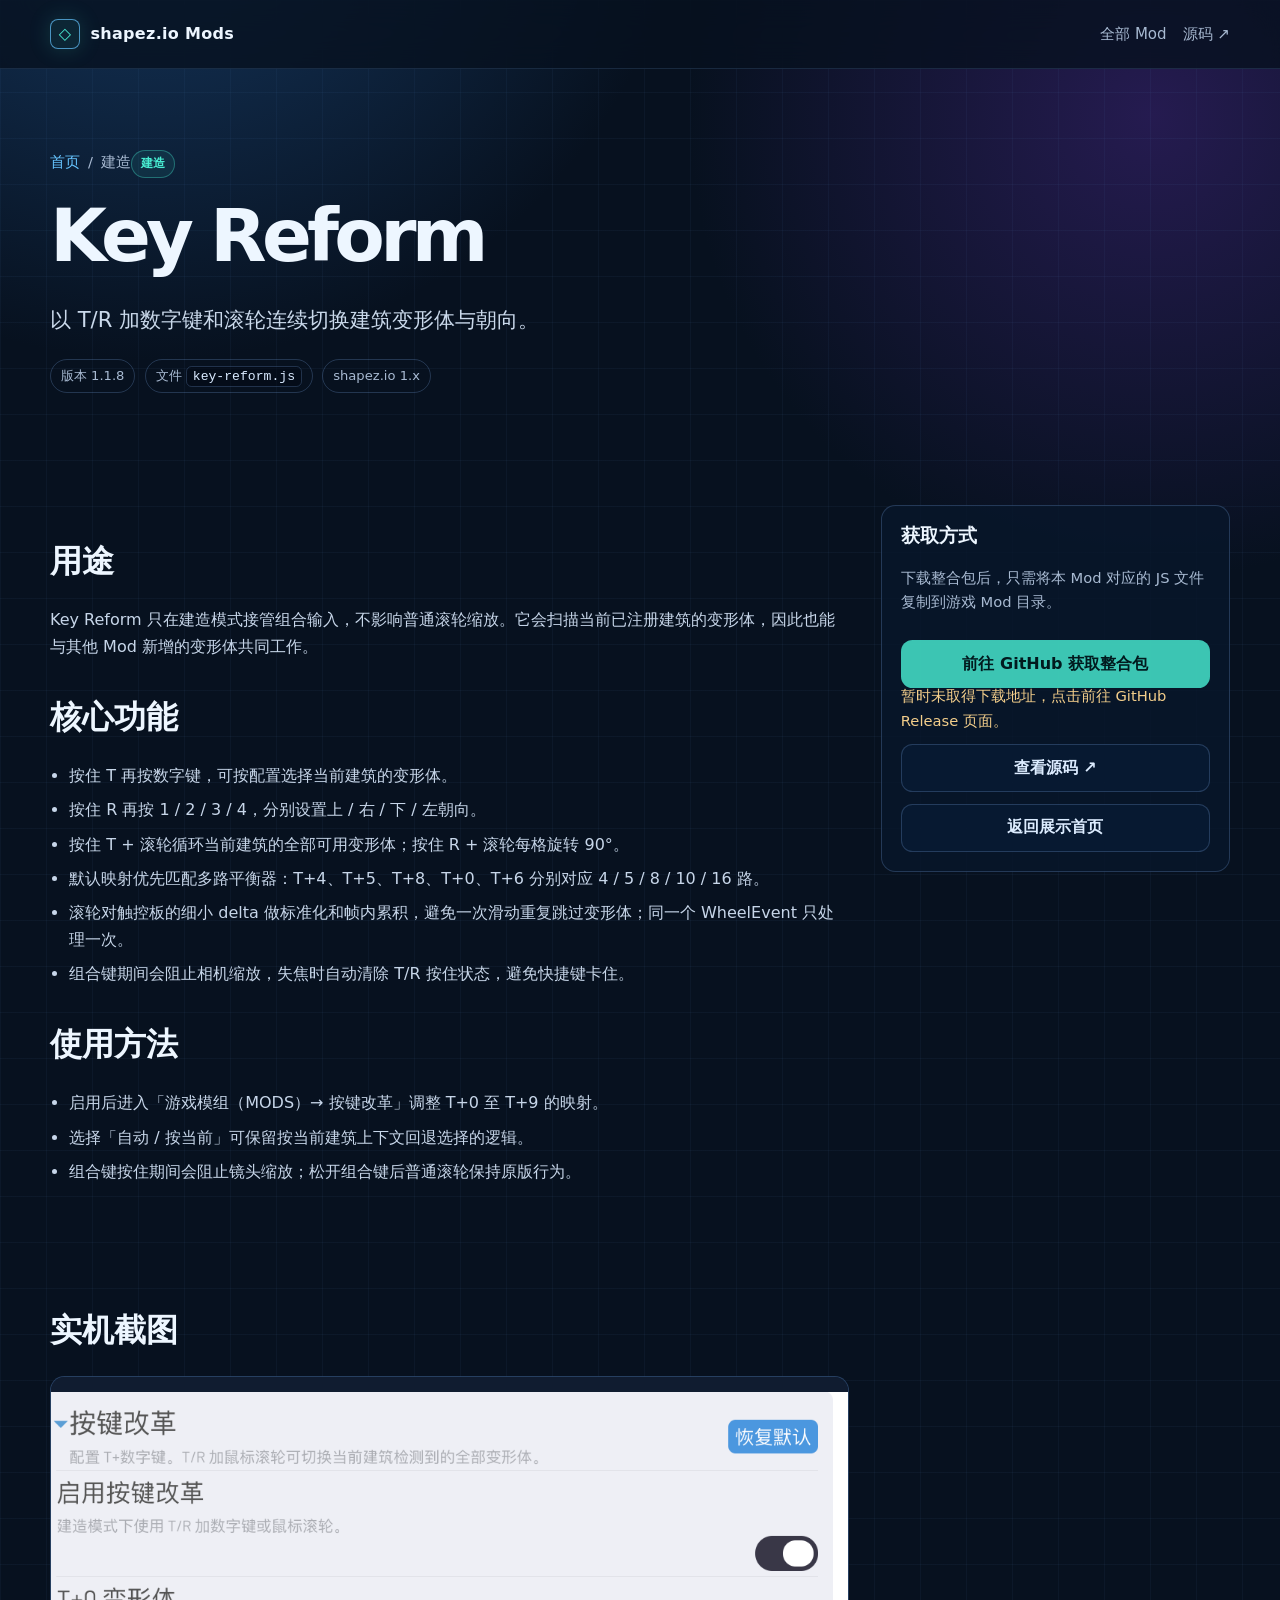
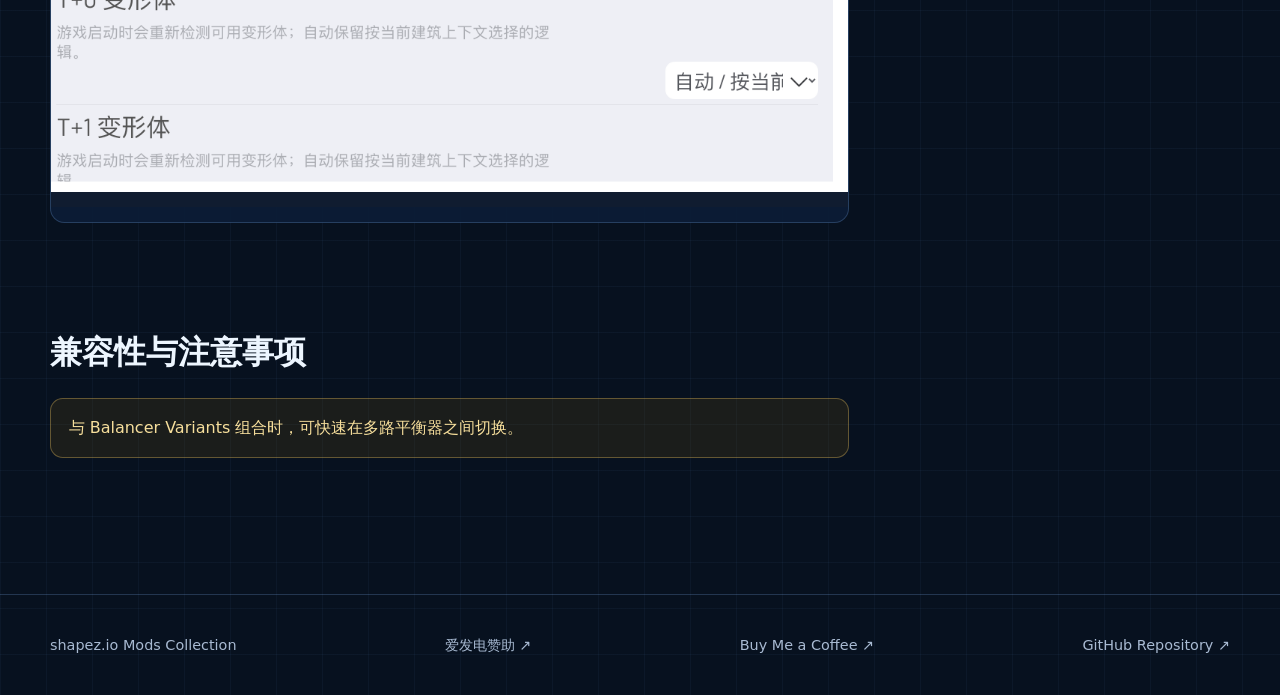
<file: docs/mods/key-reform.html>
<!doctype html>
<html lang="zh-CN">
<head>
    <meta charset="utf-8">
    <meta name="viewport" content="width=device-width, initial-scale=1">
    <meta name="description" content="以 T/R 加数字键和滚轮连续切换建筑变形体与朝向。">
    <link rel="icon" href="../favicon.svg" type="image/svg+xml">
    <title>Key Reform · shapez.io Mods</title>
    <link rel="stylesheet" href="../styles.css">
</head>
<body>
    <header class="site-header"><nav class="nav"><a class="brand" href="../index.html"><span class="brand-mark">◇</span>shapez.io Mods</a><div class="nav-links"><a href="../index.html#mods">全部 Mod</a><a href="https://github.com/ct-yx/shapez-mods/blob/main/mods/key-reform.js">源码 ↗</a></div></nav></header>
    <main class="shell">
        <section class="page-hero"><div class="breadcrumb"><a href="../index.html">首页</a><span>/</span><span>建造</span></div><span class="tag">建造</span><h1>Key Reform</h1><p class="lead">以 T/R 加数字键和滚轮连续切换建筑变形体与朝向。</p><div class="meta-row"><span class="meta">版本 1.1.8</span><span class="meta">文件 <code>key-reform.js</code></span><span class="meta">shapez.io 1.x</span></div></section>
        <section class="page-layout"><article class="prose"><h2>用途</h2><p>Key Reform 只在建造模式接管组合输入，不影响普通滚轮缩放。它会扫描当前已注册建筑的变形体，因此也能与其他 Mod 新增的变形体共同工作。</p><h2>核心功能</h2><ul><li>按住 T 再按数字键，可按配置选择当前建筑的变形体。</li><li>按住 R 再按 1 / 2 / 3 / 4，分别设置上 / 右 / 下 / 左朝向。</li><li>按住 T + 滚轮循环当前建筑的全部可用变形体；按住 R + 滚轮每格旋转 90°。</li><li>默认映射优先匹配多路平衡器：T+4、T+5、T+8、T+0、T+6 分别对应 4 / 5 / 8 / 10 / 16 路。</li><li>滚轮对触控板的细小 delta 做标准化和帧内累积，避免一次滑动重复跳过变形体；同一个 WheelEvent 只处理一次。</li><li>组合键期间会阻止相机缩放，失焦时自动清除 T/R 按住状态，避免快捷键卡住。</li></ul><h2>使用方法</h2><ul><li>启用后进入「游戏模组（MODS）→ 按键改革」调整 T+0 至 T+9 的映射。</li><li>选择「自动 / 按当前」可保留按当前建筑上下文回退选择的逻辑。</li><li>组合键按住期间会阻止镜头缩放；松开组合键后普通滚轮保持原版行为。</li></ul><section><h2>实机截图</h2><div class="gallery"><figure class="full contain"><img src="../assets/screenshots/key-reform-settings.png" alt="按键改革设置"><figcaption>T+数字键映射会在游戏启动时扫描并列出可用变形体。</figcaption></figure></div></section><h2>兼容性与注意事项</h2><div class="notice">与 Balancer Variants 组合时，可快速在多路平衡器之间切换。</div></article><aside class="aside"><h3>获取方式</h3><p>下载整合包后，只需将本 Mod 对应的 JS 文件复制到游戏 Mod 目录。</p><a class="button primary" data-modpack-download href="https://github.com/ct-yx/shapez-mods/releases/tag/modpack-latest"><span data-modpack-label>正在获取最新整合包…</span></a><p class="download-status" data-modpack-status aria-live="polite">正在通过 GitHub API 查询最新发布包…</p><a class="button" href="https://github.com/ct-yx/shapez-mods/blob/main/mods/key-reform.js">查看源码 ↗</a><a class="button" href="https://ct-yx.github.io/shapez-mods/">返回展示首页</a></aside></section>
    </main>
    <footer class="site-footer"><div class="shell"><span>shapez.io Mods Collection</span><a href="https://ifdian.net/a/Ct_yx" target="_blank" rel="noreferrer">爱发电赞助 ↗</a><a href="https://buymeacoffee.com/ctyx" target="_blank" rel="noreferrer">Buy Me a Coffee ↗</a><a href="https://github.com/ct-yx/shapez-mods">GitHub Repository ↗</a></div></footer>
    <script src="../assets/download-latest.js" defer></script>
</body>
</html>
</file>
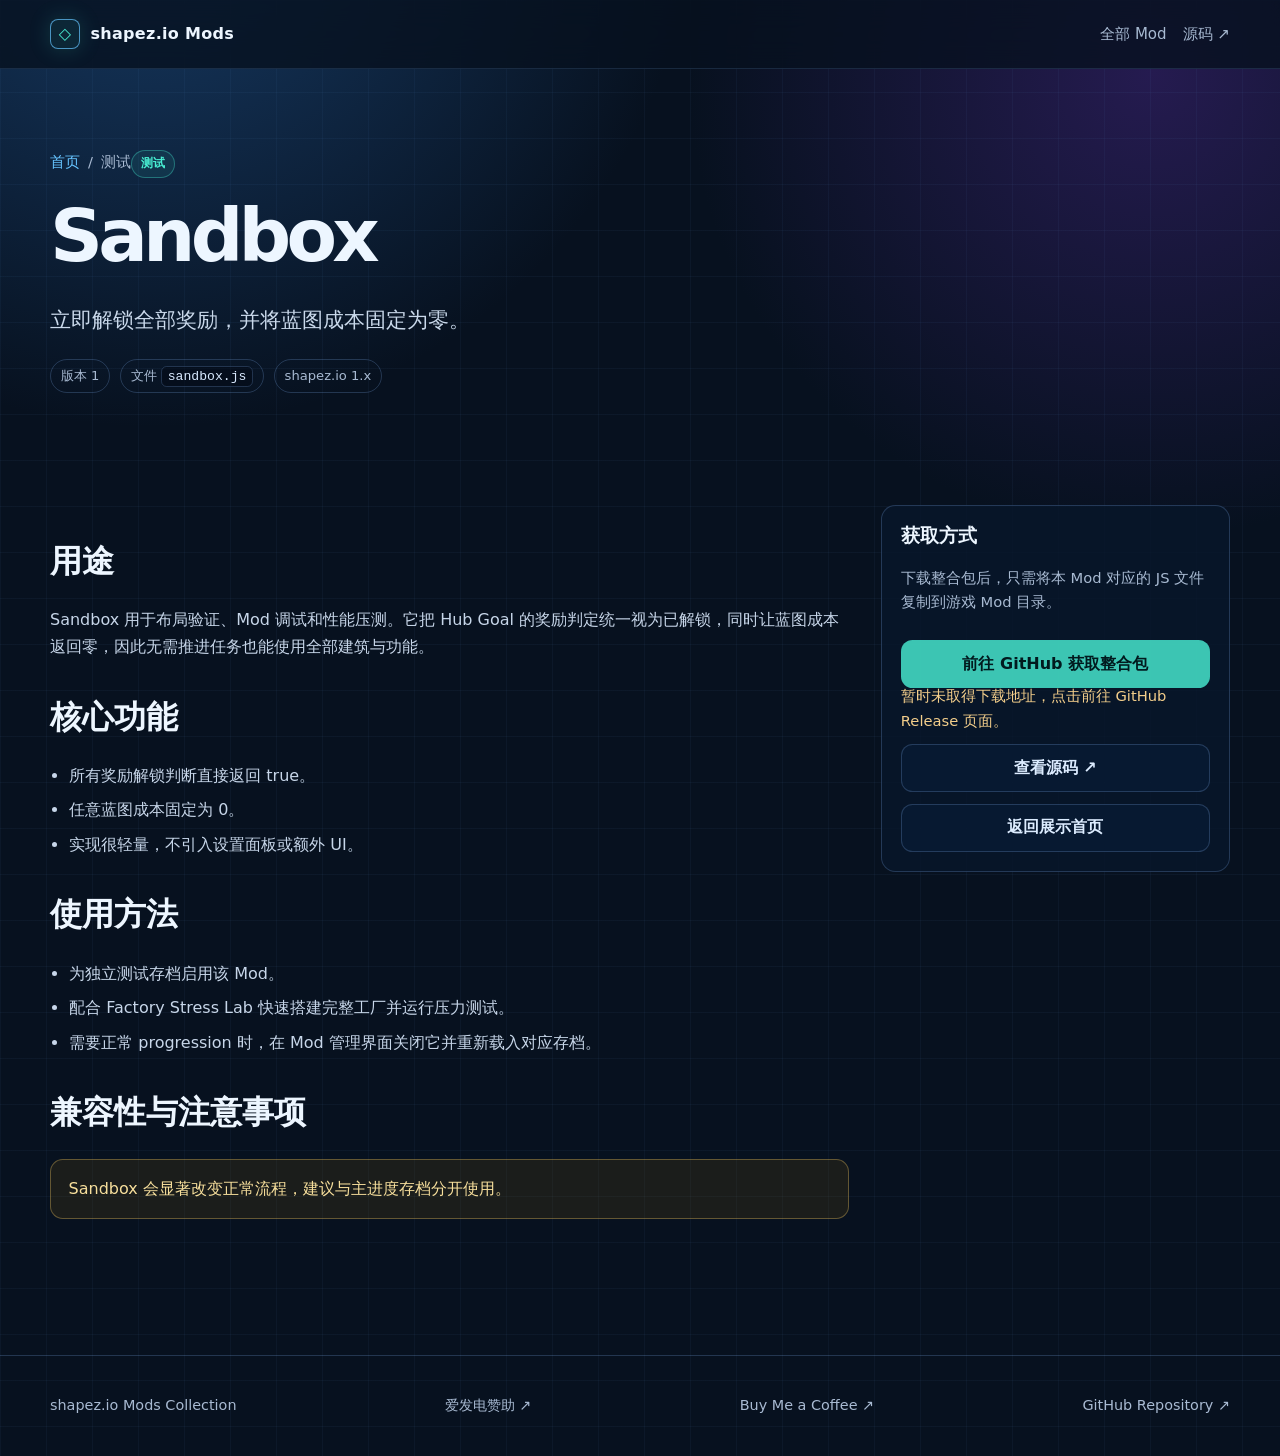
<file: docs/mods/sandbox.html>
<!doctype html>
<html lang="zh-CN">
<head>
    <meta charset="utf-8">
    <meta name="viewport" content="width=device-width, initial-scale=1">
    <meta name="description" content="立即解锁全部奖励，并将蓝图成本固定为零。">
    <link rel="icon" href="../favicon.svg" type="image/svg+xml">
    <title>Sandbox · shapez.io Mods</title>
    <link rel="stylesheet" href="../styles.css">
</head>
<body>
    <header class="site-header"><nav class="nav"><a class="brand" href="../index.html"><span class="brand-mark">◇</span>shapez.io Mods</a><div class="nav-links"><a href="../index.html#mods">全部 Mod</a><a href="https://github.com/ct-yx/shapez-mods/blob/main/mods/sandbox.js">源码 ↗</a></div></nav></header>
    <main class="shell">
        <section class="page-hero"><div class="breadcrumb"><a href="../index.html">首页</a><span>/</span><span>测试</span></div><span class="tag">测试</span><h1>Sandbox</h1><p class="lead">立即解锁全部奖励，并将蓝图成本固定为零。</p><div class="meta-row"><span class="meta">版本 1</span><span class="meta">文件 <code>sandbox.js</code></span><span class="meta">shapez.io 1.x</span></div></section>
        <section class="page-layout"><article class="prose"><h2>用途</h2><p>Sandbox 用于布局验证、Mod 调试和性能压测。它把 Hub Goal 的奖励判定统一视为已解锁，同时让蓝图成本返回零，因此无需推进任务也能使用全部建筑与功能。</p><h2>核心功能</h2><ul><li>所有奖励解锁判断直接返回 true。</li><li>任意蓝图成本固定为 0。</li><li>实现很轻量，不引入设置面板或额外 UI。</li></ul><h2>使用方法</h2><ul><li>为独立测试存档启用该 Mod。</li><li>配合 Factory Stress Lab 快速搭建完整工厂并运行压力测试。</li><li>需要正常 progression 时，在 Mod 管理界面关闭它并重新载入对应存档。</li></ul><h2>兼容性与注意事项</h2><div class="notice">Sandbox 会显著改变正常流程，建议与主进度存档分开使用。</div></article><aside class="aside"><h3>获取方式</h3><p>下载整合包后，只需将本 Mod 对应的 JS 文件复制到游戏 Mod 目录。</p><a class="button primary" data-modpack-download href="https://github.com/ct-yx/shapez-mods/releases/tag/modpack-latest"><span data-modpack-label>正在获取最新整合包…</span></a><p class="download-status" data-modpack-status aria-live="polite">正在通过 GitHub API 查询最新发布包…</p><a class="button" href="https://github.com/ct-yx/shapez-mods/blob/main/mods/sandbox.js">查看源码 ↗</a><a class="button" href="https://ct-yx.github.io/shapez-mods/">返回展示首页</a></aside></section>
    </main>
    <footer class="site-footer"><div class="shell"><span>shapez.io Mods Collection</span><a href="https://ifdian.net/a/Ct_yx" target="_blank" rel="noreferrer">爱发电赞助 ↗</a><a href="https://buymeacoffee.com/ctyx" target="_blank" rel="noreferrer">Buy Me a Coffee ↗</a><a href="https://github.com/ct-yx/shapez-mods">GitHub Repository ↗</a></div></footer>
    <script src="../assets/download-latest.js" defer></script>
</body>
</html>
</file>
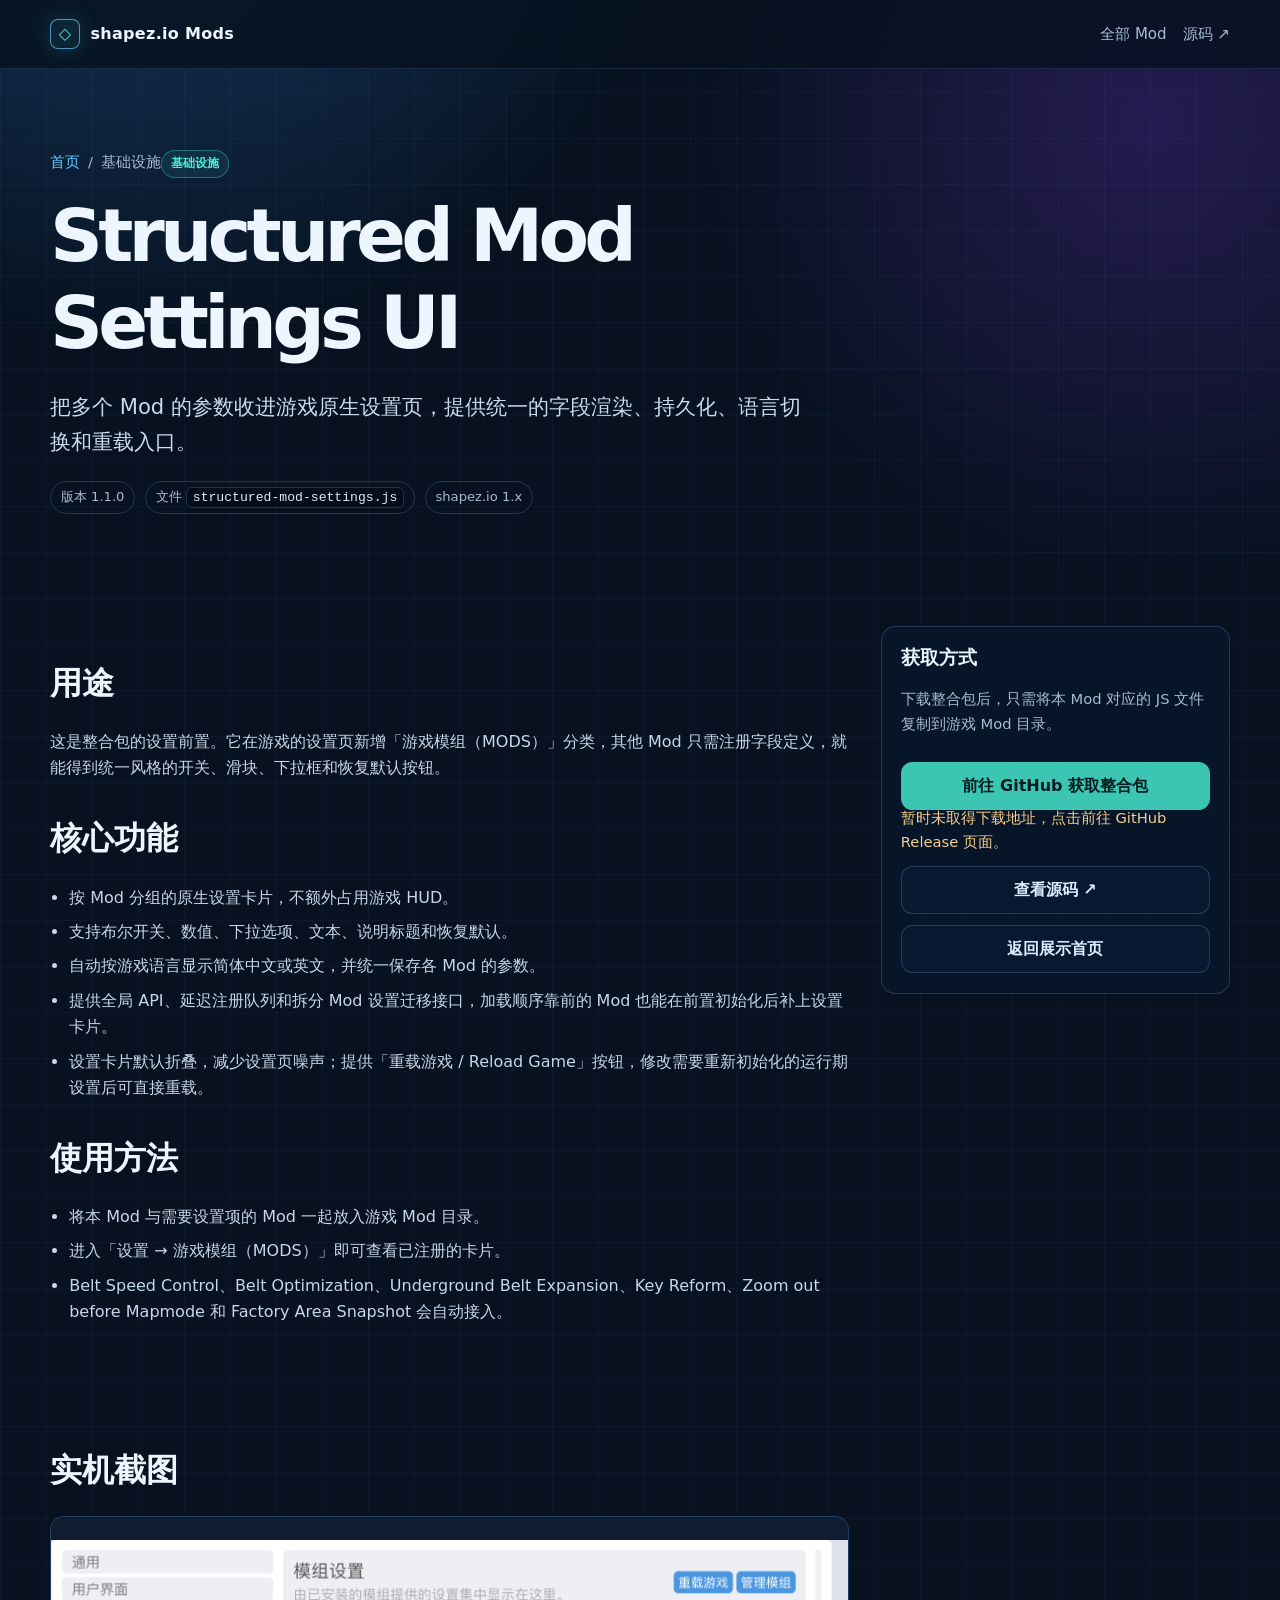
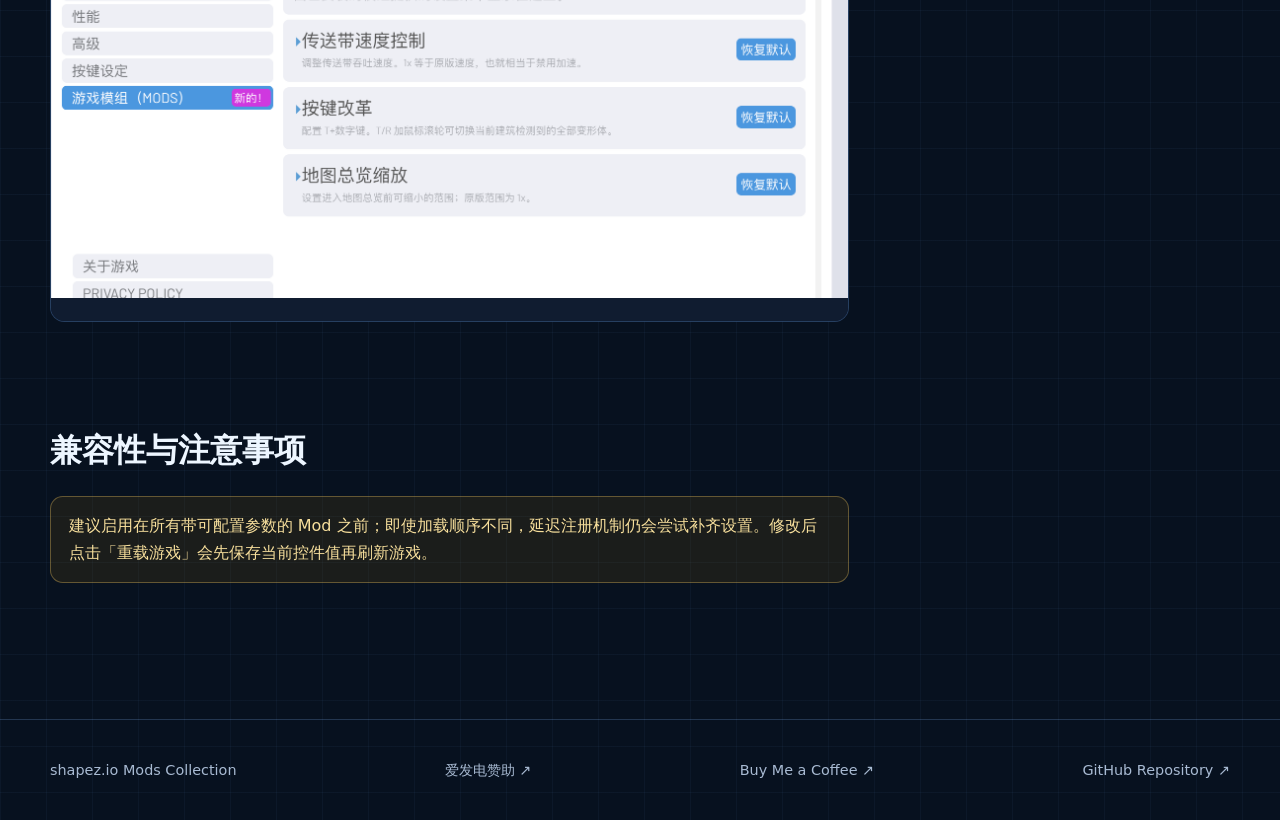
<file: docs/mods/structured-mod-settings.html>
<!doctype html>
<html lang="zh-CN">
<head>
    <meta charset="utf-8">
    <meta name="viewport" content="width=device-width, initial-scale=1">
    <meta name="description" content="把多个 Mod 的参数收进游戏原生设置页，提供统一的字段渲染、持久化和中文界面。">
    <link rel="icon" href="../favicon.svg" type="image/svg+xml">
    <title>Structured Mod Settings UI · shapez.io Mods</title>
    <link rel="stylesheet" href="../styles.css">
</head>
<body>
    <header class="site-header"><nav class="nav"><a class="brand" href="../index.html"><span class="brand-mark">◇</span>shapez.io Mods</a><div class="nav-links"><a href="../index.html#mods">全部 Mod</a><a href="https://github.com/ct-yx/shapez-mods/blob/main/mods/structured-mod-settings.js">源码 ↗</a></div></nav></header>
    <main class="shell">
        <section class="page-hero"><div class="breadcrumb"><a href="../index.html">首页</a><span>/</span><span>基础设施</span></div><span class="tag">基础设施</span><h1>Structured Mod Settings UI</h1><p class="lead">把多个 Mod 的参数收进游戏原生设置页，提供统一的字段渲染、持久化、语言切换和重载入口。</p><div class="meta-row"><span class="meta">版本 1.1.0</span><span class="meta">文件 <code>structured-mod-settings.js</code></span><span class="meta">shapez.io 1.x</span></div></section>
        <section class="page-layout"><article class="prose"><h2>用途</h2><p>这是整合包的设置前置。它在游戏的设置页新增「游戏模组（MODS）」分类，其他 Mod 只需注册字段定义，就能得到统一风格的开关、滑块、下拉框和恢复默认按钮。</p><h2>核心功能</h2><ul><li>按 Mod 分组的原生设置卡片，不额外占用游戏 HUD。</li><li>支持布尔开关、数值、下拉选项、文本、说明标题和恢复默认。</li><li>自动按游戏语言显示简体中文或英文，并统一保存各 Mod 的参数。</li><li>提供全局 API、延迟注册队列和拆分 Mod 设置迁移接口，加载顺序靠前的 Mod 也能在前置初始化后补上设置卡片。</li><li>设置卡片默认折叠，减少设置页噪声；提供「重载游戏 / Reload Game」按钮，修改需要重新初始化的运行期设置后可直接重载。</li></ul><h2>使用方法</h2><ul><li>将本 Mod 与需要设置项的 Mod 一起放入游戏 Mod 目录。</li><li>进入「设置 → 游戏模组（MODS）」即可查看已注册的卡片。</li><li>Belt Speed Control、Belt Optimization、Underground Belt Expansion、Key Reform、Zoom out before Mapmode 和 Factory Area Snapshot 会自动接入。</li></ul><section><h2>实机截图</h2><div class="gallery"><figure class="full contain"><img src="../assets/screenshots/structured-settings-overview.png" alt="游戏模组设置总览"><figcaption>游戏原生设置中新增的「游戏模组（MODS）」分类。</figcaption></figure></div></section><h2>兼容性与注意事项</h2><div class="notice">建议启用在所有带可配置参数的 Mod 之前；即使加载顺序不同，延迟注册机制仍会尝试补齐设置。修改后点击「重载游戏」会先保存当前控件值再刷新游戏。</div></article><aside class="aside"><h3>获取方式</h3><p>下载整合包后，只需将本 Mod 对应的 JS 文件复制到游戏 Mod 目录。</p><a class="button primary" data-modpack-download href="https://github.com/ct-yx/shapez-mods/releases/tag/modpack-latest"><span data-modpack-label>正在获取最新整合包…</span></a><p class="download-status" data-modpack-status aria-live="polite">正在通过 GitHub API 查询最新发布包…</p><a class="button" href="https://github.com/ct-yx/shapez-mods/blob/main/mods/structured-mod-settings.js">查看源码 ↗</a><a class="button" href="https://ct-yx.github.io/shapez-mods/">返回展示首页</a></aside></section>
    </main>
    <footer class="site-footer"><div class="shell"><span>shapez.io Mods Collection</span><a href="https://ifdian.net/a/Ct_yx" target="_blank" rel="noreferrer">爱发电赞助 ↗</a><a href="https://buymeacoffee.com/ctyx" target="_blank" rel="noreferrer">Buy Me a Coffee ↗</a><a href="https://github.com/ct-yx/shapez-mods">GitHub Repository ↗</a></div></footer>
    <script src="../assets/download-latest.js" defer></script>
</body>
</html>
</file>
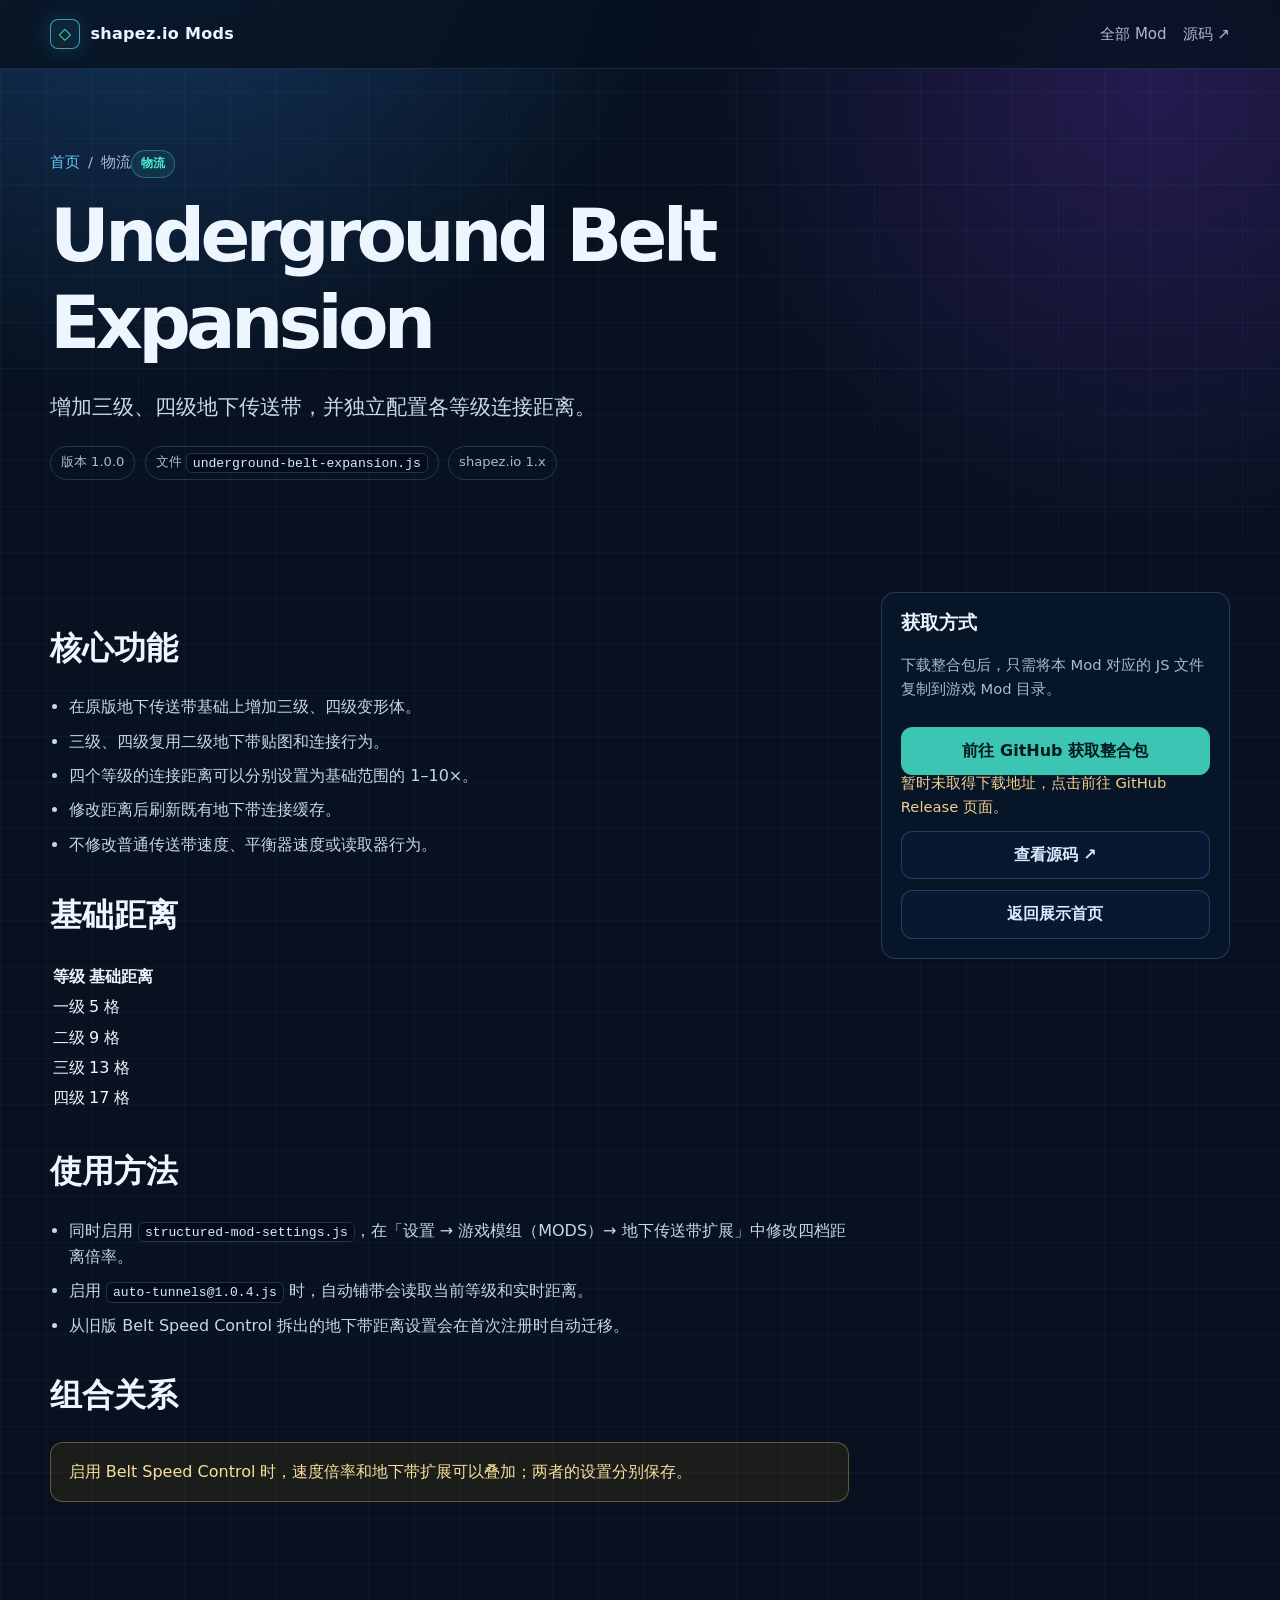
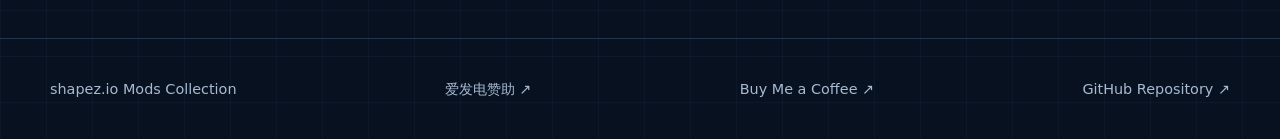
<file: docs/mods/underground-belt-expansion.html>
<!doctype html>
<html lang="zh-CN">
<head>
    <meta charset="utf-8">
    <meta name="viewport" content="width=device-width, initial-scale=1">
    <meta name="description" content="增加三级、四级地下传送带，并独立配置各等级连接距离。">
    <link rel="icon" href="../favicon.svg" type="image/svg+xml">
    <title>Underground Belt Expansion · shapez.io Mods</title>
    <link rel="stylesheet" href="../styles.css">
</head>
<body>
    <header class="site-header"><nav class="nav"><a class="brand" href="../index.html"><span class="brand-mark">◇</span>shapez.io Mods</a><div class="nav-links"><a href="../index.html#mods">全部 Mod</a><a href="https://github.com/ct-yx/shapez-mods/blob/main/mods/underground-belt-expansion.js">源码 ↗</a></div></nav></header>
    <main class="shell">
        <section class="page-hero"><div class="breadcrumb"><a href="../index.html">首页</a><span>/</span><span>物流</span></div><span class="tag">物流</span><h1>Underground Belt Expansion</h1><p class="lead">增加三级、四级地下传送带，并独立配置各等级连接距离。</p><div class="meta-row"><span class="meta">版本 1.0.0</span><span class="meta">文件 <code>underground-belt-expansion.js</code></span><span class="meta">shapez.io 1.x</span></div></section>
        <section class="page-layout"><article class="prose"><h2>核心功能</h2><ul><li>在原版地下传送带基础上增加三级、四级变形体。</li><li>三级、四级复用二级地下带贴图和连接行为。</li><li>四个等级的连接距离可以分别设置为基础范围的 1–10×。</li><li>修改距离后刷新既有地下带连接缓存。</li><li>不修改普通传送带速度、平衡器速度或读取器行为。</li></ul><h2>基础距离</h2><table><thead><tr><th>等级</th><th>基础距离</th></tr></thead><tbody><tr><td>一级</td><td>5 格</td></tr><tr><td>二级</td><td>9 格</td></tr><tr><td>三级</td><td>13 格</td></tr><tr><td>四级</td><td>17 格</td></tr></tbody></table><h2>使用方法</h2><ul><li>同时启用 <code>structured-mod-settings.js</code>，在「设置 → 游戏模组（MODS）→ 地下传送带扩展」中修改四档距离倍率。</li><li>启用 <code>auto-tunnels@1.0.4.js</code> 时，自动铺带会读取当前等级和实时距离。</li><li>从旧版 Belt Speed Control 拆出的地下带距离设置会在首次注册时自动迁移。</li></ul><h2>组合关系</h2><div class="notice">启用 Belt Speed Control 时，速度倍率和地下带扩展可以叠加；两者的设置分别保存。</div></article><aside class="aside"><h3>获取方式</h3><p>下载整合包后，只需将本 Mod 对应的 JS 文件复制到游戏 Mod 目录。</p><a class="button primary" data-modpack-download href="https://github.com/ct-yx/shapez-mods/releases/tag/modpack-latest"><span data-modpack-label>正在获取最新整合包…</span></a><p class="download-status" data-modpack-status aria-live="polite">正在通过 GitHub API 查询最新发布包…</p><a class="button" href="https://github.com/ct-yx/shapez-mods/blob/main/mods/underground-belt-expansion.js">查看源码 ↗</a><a class="button" href="https://ct-yx.github.io/shapez-mods/">返回展示首页</a></aside></section>
    </main>
    <footer class="site-footer"><div class="shell"><span>shapez.io Mods Collection</span><a href="https://ifdian.net/a/Ct_yx" target="_blank" rel="noreferrer">爱发电赞助 ↗</a><a href="https://buymeacoffee.com/ctyx" target="_blank" rel="noreferrer">Buy Me a Coffee ↗</a><a href="https://github.com/ct-yx/shapez-mods">GitHub Repository ↗</a></div></footer>
    <script src="../assets/download-latest.js" defer></script>
</body>
</html>
</file>
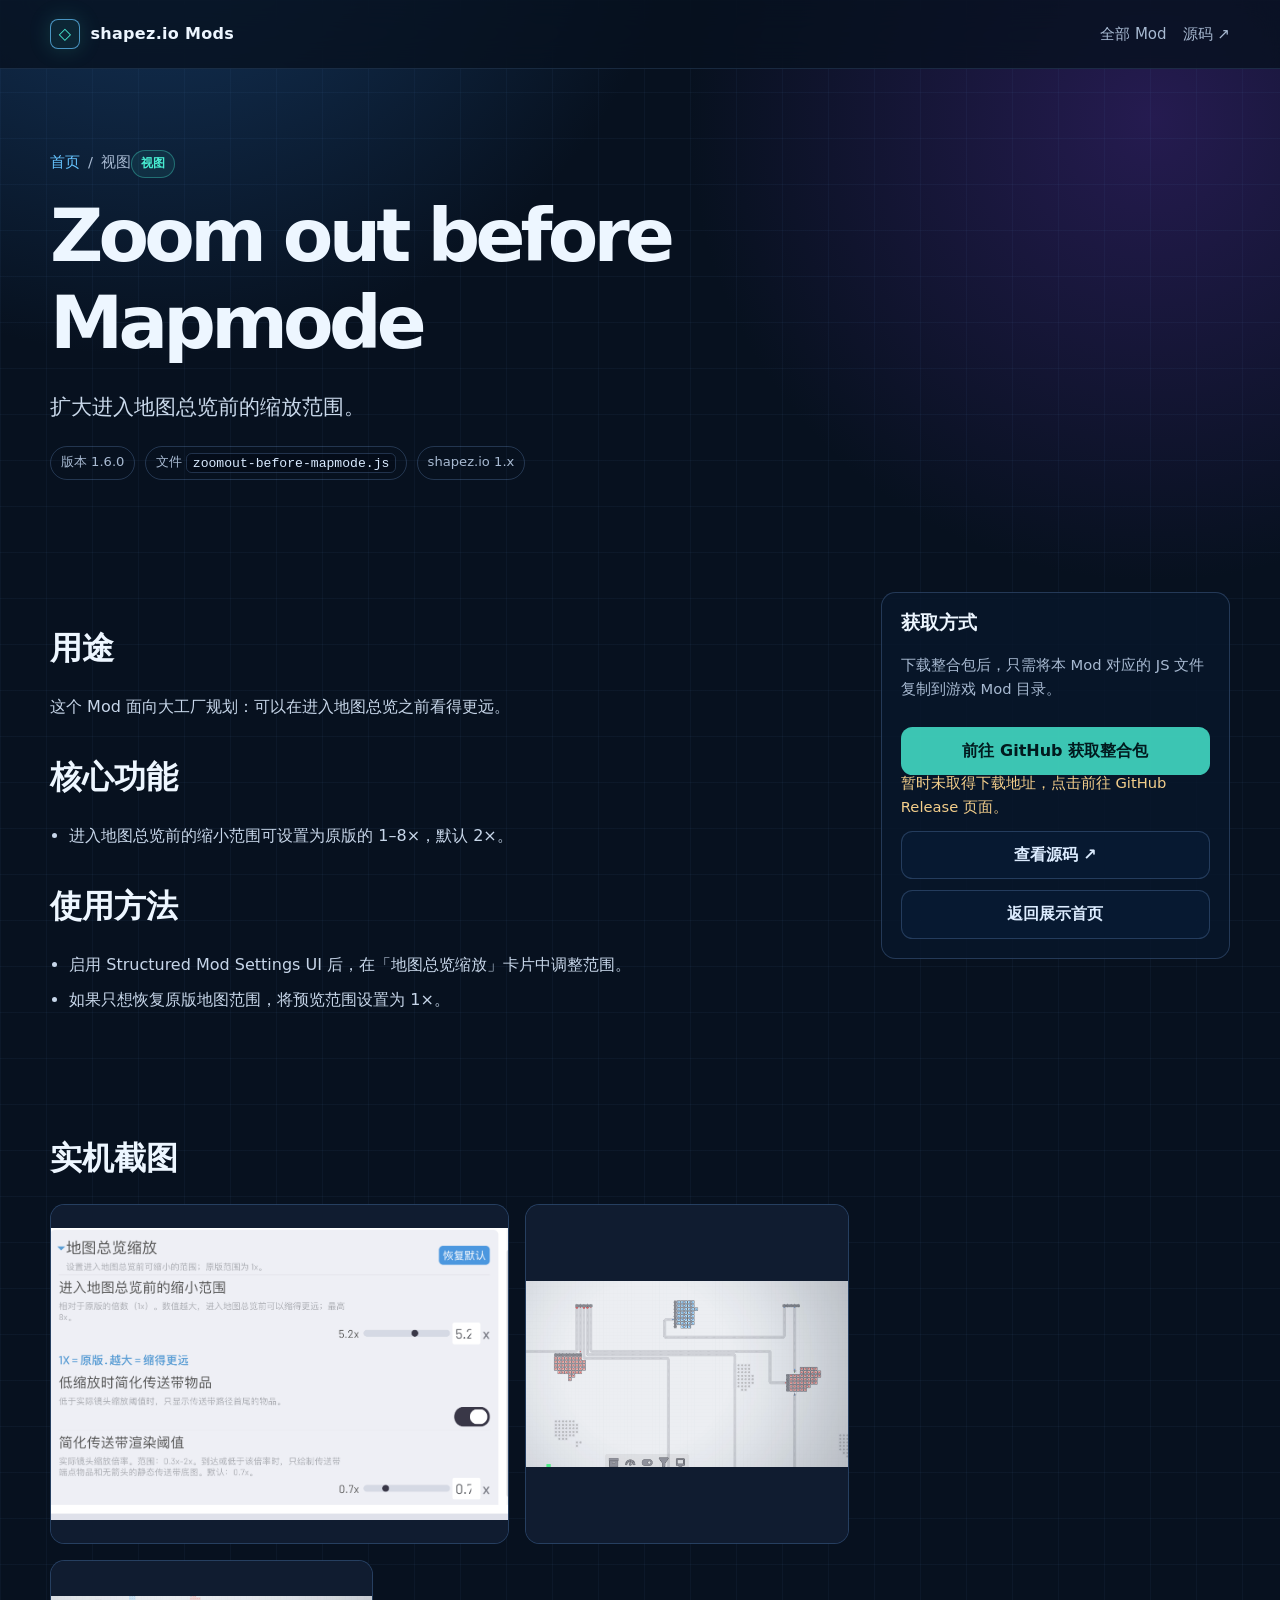
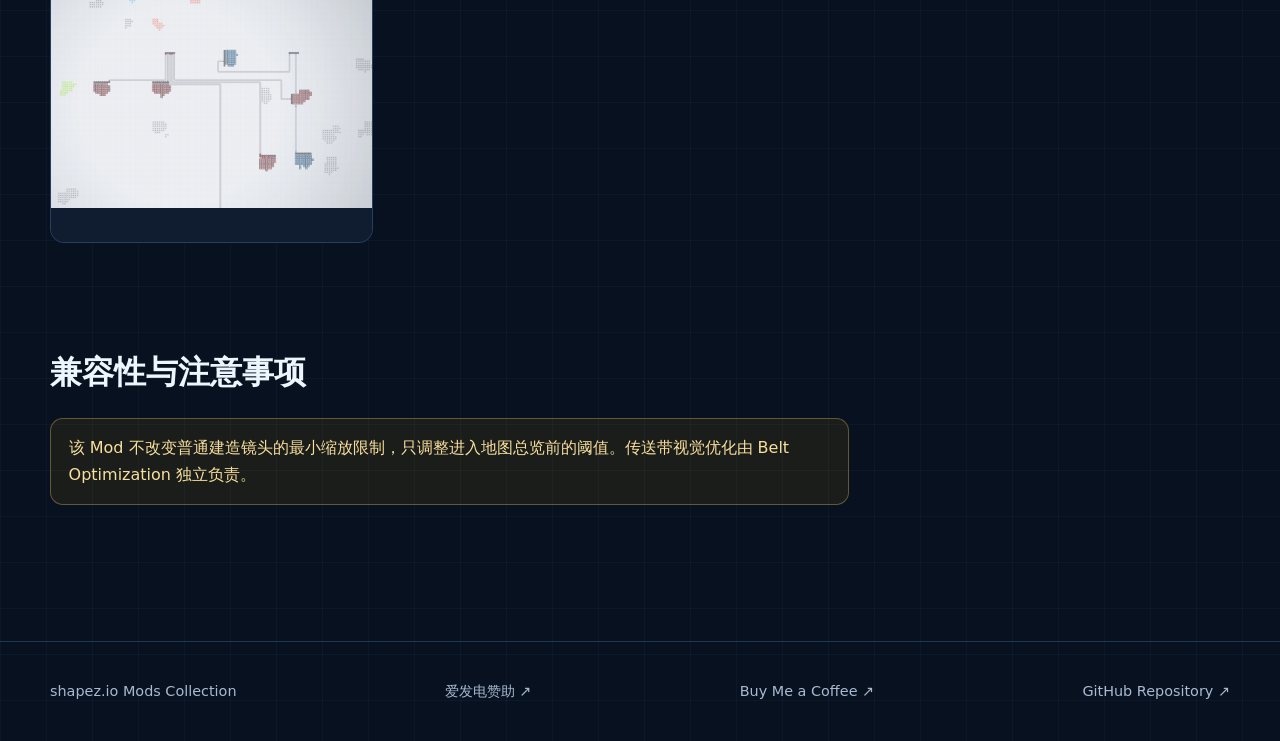
<file: docs/mods/zoomout-before-mapmode.html>
<!doctype html>
<html lang="zh-CN">
<head>
    <meta charset="utf-8">
    <meta name="viewport" content="width=device-width, initial-scale=1">
    <meta name="description" content="扩大进入地图总览前的缩放范围。">
    <link rel="icon" href="../favicon.svg" type="image/svg+xml">
    <title>Zoom out before Mapmode · shapez.io Mods</title>
    <link rel="stylesheet" href="../styles.css">
</head>
<body>
    <header class="site-header"><nav class="nav"><a class="brand" href="../index.html"><span class="brand-mark">◇</span>shapez.io Mods</a><div class="nav-links"><a href="../index.html#mods">全部 Mod</a><a href="https://github.com/ct-yx/shapez-mods/blob/main/mods/zoomout-before-mapmode.js">源码 ↗</a></div></nav></header>
    <main class="shell">
        <section class="page-hero"><div class="breadcrumb"><a href="../index.html">首页</a><span>/</span><span>视图</span></div><span class="tag">视图</span><h1>Zoom out before Mapmode</h1><p class="lead">扩大进入地图总览前的缩放范围。</p><div class="meta-row"><span class="meta">版本 1.6.0</span><span class="meta">文件 <code>zoomout-before-mapmode.js</code></span><span class="meta">shapez.io 1.x</span></div></section>
        <section class="page-layout"><article class="prose"><h2>用途</h2><p>这个 Mod 面向大工厂规划：可以在进入地图总览之前看得更远。</p><h2>核心功能</h2><ul><li>进入地图总览前的缩小范围可设置为原版的 1–8×，默认 2×。</li></ul><h2>使用方法</h2><ul><li>启用 Structured Mod Settings UI 后，在「地图总览缩放」卡片中调整范围。</li><li>如果只想恢复原版地图范围，将预览范围设置为 1×。</li></ul><section><h2>实机截图</h2><div class="gallery"><figure class="large contain"><img src="../assets/screenshots/zoomout-settings.png" alt="地图总览缩放设置"><figcaption>可单独设置进入地图总览前的缩小范围。</figcaption></figure><figure class="small contain"><img src="../assets/screenshots/zoomout-factory-close.png" alt="缩放前的工厂布局"><figcaption>较近视角下仍可辨认主要物流线路。</figcaption></figure><figure class="small contain"><img src="../assets/screenshots/zoomout-map-overview.png" alt="远距离地图总览"><figcaption>远视角适合检查大型工厂中各分区与长距离物流的连接。</figcaption></figure></div></section><h2>兼容性与注意事项</h2><div class="notice">该 Mod 不改变普通建造镜头的最小缩放限制，只调整进入地图总览前的阈值。传送带视觉优化由 Belt Optimization 独立负责。</div></article><aside class="aside"><h3>获取方式</h3><p>下载整合包后，只需将本 Mod 对应的 JS 文件复制到游戏 Mod 目录。</p><a class="button primary" data-modpack-download href="https://github.com/ct-yx/shapez-mods/releases/tag/modpack-latest"><span data-modpack-label>正在获取最新整合包…</span></a><p class="download-status" data-modpack-status aria-live="polite">正在通过 GitHub API 查询最新发布包…</p><a class="button" href="https://github.com/ct-yx/shapez-mods/blob/main/mods/zoomout-before-mapmode.js">查看源码 ↗</a><a class="button" href="https://ct-yx.github.io/shapez-mods/">返回展示首页</a></aside></section>
    </main>
    <footer class="site-footer"><div class="shell"><span>shapez.io Mods Collection</span><a href="https://ifdian.net/a/Ct_yx" target="_blank" rel="noreferrer">爱发电赞助 ↗</a><a href="https://buymeacoffee.com/ctyx" target="_blank" rel="noreferrer">Buy Me a Coffee ↗</a><a href="https://github.com/ct-yx/shapez-mods">GitHub Repository ↗</a></div></footer>
    <script src="../assets/download-latest.js" defer></script>
</body>
</html>
</file>
<file: docs/styles.css>
:root {
    --bg: #07111f;
    --bg-soft: #0b1930;
    --panel: rgba(13, 30, 56, 0.84);
    --panel-strong: #102444;
    --line: rgba(135, 187, 255, 0.22);
    --text: #edf6ff;
    --muted: #a8bad2;
    --blue: #66c4ff;
    --cyan: #48edd2;
    --purple: #ad7cff;
    --yellow: #ffd166;
    --max: 1180px;
}

* { box-sizing: border-box; }
html { scroll-behavior: smooth; }
body {
    margin: 0;
    color: var(--text);
    background:
        linear-gradient(rgba(95, 151, 221, 0.055) 1px, transparent 1px),
        linear-gradient(90deg, rgba(95, 151, 221, 0.055) 1px, transparent 1px),
        radial-gradient(circle at 12% -8%, #173c67 0, transparent 34rem),
        radial-gradient(circle at 90% 5%, #251b50 0, transparent 29rem),
        var(--bg);
    background-size: 46px 46px, 46px 46px, auto, auto, auto;
    font-family: Inter, ui-sans-serif, system-ui, -apple-system, BlinkMacSystemFont, "PingFang SC", "Microsoft YaHei", sans-serif;
    line-height: 1.65;
}

a { color: inherit; text-decoration: none; }
a:hover { color: white; }
code {
    padding: .12rem .36rem;
    border: 1px solid var(--line);
    border-radius: .35rem;
    color: #d9eaff;
    background: rgba(3, 9, 20, .5);
}

.site-header {
    position: sticky;
    z-index: 10;
    top: 0;
    border-bottom: 1px solid rgba(136, 192, 255, .14);
    backdrop-filter: blur(16px);
    background: rgba(7, 17, 31, .79);
}
.nav {
    width: min(var(--max), calc(100% - 2rem));
    min-height: 68px;
    margin: 0 auto;
    display: flex;
    align-items: center;
    justify-content: space-between;
    gap: 1rem;
}
.brand { display: inline-flex; align-items: center; gap: .65rem; font-weight: 800; letter-spacing: .02em; }
.brand-mark {
    display: grid;
    width: 30px;
    height: 30px;
    place-items: center;
    border: 1px solid rgba(102, 196, 255, .7);
    border-radius: 8px;
    color: var(--cyan);
    background: rgba(72, 237, 210, .08);
    box-shadow: 0 0 22px rgba(72, 237, 210, .17);
}
.nav-links { display: flex; flex-wrap: wrap; justify-content: flex-end; gap: 1rem; color: var(--muted); font-size: .94rem; }
.nav-links a:hover { color: var(--blue); }

.shell { width: min(var(--max), calc(100% - 2rem)); margin: 0 auto; }
.hero { padding: 8.2rem 0 5rem; max-width: 880px; }
.eyebrow { margin: 0 0 .85rem; color: var(--cyan); font-weight: 800; font-size: .82rem; letter-spacing: .16em; text-transform: uppercase; }
h1, h2, h3 { line-height: 1.18; }
h1 { max-width: 900px; margin: 0; font-size: clamp(2.7rem, 7vw, 5.6rem); letter-spacing: -.065em; }
h1 .accent { color: var(--blue); }
.lead { max-width: 760px; margin: 1.45rem 0 0; color: #cad9eb; font-size: clamp(1.06rem, 2.4vw, 1.32rem); }
.actions { display: flex; flex-wrap: wrap; gap: .8rem; margin-top: 2rem; }
.button {
    display: inline-flex;
    align-items: center;
    justify-content: center;
    gap: .45rem;
    min-height: 44px;
    padding: .62rem 1rem;
    border: 1px solid var(--line);
    border-radius: .72rem;
    color: #dcecff;
    background: rgba(10, 28, 53, .68);
    font-weight: 700;
    transition: transform .16s ease, border-color .16s ease, background .16s ease;
}
.button:hover { transform: translateY(-2px); border-color: var(--blue); background: rgba(40, 97, 155, .36); }
.button.primary { border-color: rgba(72, 237, 210, .75); color: #001c1d; background: var(--cyan); }
.button.primary:hover { color: #001c1d; background: #85f8e5; }
.button.is-loading { cursor: progress; opacity: .82; }
.download-status { width: 100%; margin: -.25rem 0 0; color: var(--muted); font-size: .78rem; }
.download-status.is-error { color: #f3ce8b; }

.stats { display: grid; grid-template-columns: repeat(3, 1fr); gap: 1px; margin: 0 0 5rem; border: 1px solid var(--line); background: var(--line); }
.stat { min-height: 116px; padding: 1.35rem; background: rgba(9, 23, 43, .88); }
.stat strong { display: block; color: var(--cyan); font-size: 2.05rem; line-height: 1.1; }
.stat span { color: var(--muted); font-size: .9rem; }

section { padding: 4.5rem 0; }
.section-heading { display: flex; align-items: end; justify-content: space-between; gap: 2rem; margin-bottom: 1.7rem; }
.section-heading h2 { max-width: 680px; margin: 0; font-size: clamp(2rem, 4vw, 3.25rem); letter-spacing: -.045em; }
.section-heading p { max-width: 450px; margin: 0; color: var(--muted); }

.card-grid { display: grid; grid-template-columns: repeat(3, minmax(0, 1fr)); gap: 1rem; }
.mod-card, .info-card {
    display: flex;
    min-height: 250px;
    flex-direction: column;
    padding: 1.35rem;
    border: 1px solid var(--line);
    border-radius: 1rem;
    background: linear-gradient(155deg, rgba(21, 49, 88, .82), rgba(8, 21, 39, .95));
    box-shadow: 0 20px 45px rgba(0, 0, 0, .12);
    transition: transform .16s ease, border-color .16s ease, box-shadow .16s ease;
}
.mod-card:hover { transform: translateY(-4px); border-color: rgba(102, 196, 255, .76); box-shadow: 0 24px 55px rgba(0, 0, 0, .24); }
.mod-card h3, .info-card h3 { margin: .78rem 0 .55rem; font-size: 1.34rem; }
.mod-card p, .info-card p { margin: 0; color: var(--muted); }
.mod-card .card-link { margin-top: auto; padding-top: 1.1rem; color: var(--blue); font-weight: 800; }
.tag { display: inline-flex; width: fit-content; padding: .18rem .55rem; border: 1px solid rgba(72, 237, 210, .34); border-radius: 999px; color: var(--cyan); background: rgba(72, 237, 210, .08); font-size: .75rem; font-weight: 800; }
.tag.purple { border-color: rgba(173, 124, 255, .4); color: #cfb5ff; background: rgba(173, 124, 255, .1); }
.tag.yellow { border-color: rgba(255, 209, 102, .42); color: var(--yellow); background: rgba(255, 209, 102, .09); }

.feature-strip { display: grid; grid-template-columns: 1.15fr .85fr; gap: 1rem; }
.wide-panel, .info-card { border: 1px solid var(--line); border-radius: 1rem; background: rgba(11, 28, 51, .8); }
.wide-panel { padding: 1.5rem; }
.check-list { display: grid; gap: .8rem; margin: 1rem 0 0; padding: 0; list-style: none; }
.check-list li { color: #d1dfef; }
.check-list li::before { margin-right: .65rem; color: var(--cyan); content: "✦"; }

.gallery { display: grid; grid-template-columns: repeat(12, 1fr); gap: 1rem; }
figure { margin: 0; overflow: hidden; border: 1px solid var(--line); border-radius: .9rem; background: var(--panel); }
figure.large { grid-column: span 7; }
figure.small { grid-column: span 5; }
figure.full { grid-column: 1 / -1; }
figure img { display: block; width: 100%; height: 100%; max-height: 430px; object-fit: cover; background: #101c30; }
figure.contain img { object-fit: contain; }
figcaption { padding: .72rem .9rem; color: var(--muted); font-size: .86rem; }

.install { display: grid; grid-template-columns: repeat(3, 1fr); gap: 1rem; }
.step { padding: 1.35rem; border-left: 2px solid var(--cyan); background: rgba(13, 31, 55, .72); }
.step strong { display: block; margin-bottom: .55rem; color: var(--blue); font-size: 1.38rem; }
.step p { margin: 0; color: var(--muted); }

.page-hero { padding: 5rem 0 2.5rem; }
.breadcrumb { display: inline-flex; gap: .5rem; margin-bottom: 1.2rem; color: var(--muted); font-size: .92rem; }
.breadcrumb a { color: var(--blue); }
.page-hero h1 { font-size: clamp(2.5rem, 6vw, 4.6rem); }
.meta-row { display: flex; flex-wrap: wrap; gap: .6rem; margin-top: 1.3rem; }
.meta { padding: .28rem .62rem; border: 1px solid var(--line); border-radius: 999px; color: var(--muted); font-size: .82rem; }
.prose { max-width: 850px; }
.prose h2 { margin-top: 2.4rem; font-size: 2rem; }
.prose h3 { margin-top: 1.7rem; font-size: 1.24rem; }
.prose p, .prose li { color: #c7d6e9; }
.prose ul { padding-left: 1.2rem; }
.prose li + li { margin-top: .5rem; }
.page-layout { display: grid; grid-template-columns: minmax(0, 1.6fr) minmax(260px, .7fr); gap: 2rem; }
.aside { position: sticky; top: 94px; align-self: start; padding: 1.2rem; border: 1px solid var(--line); border-radius: .9rem; background: rgba(8, 23, 43, .8); }
.aside h3 { margin-top: 0; }
.aside p { color: var(--muted); font-size: .92rem; }
.aside .button { width: 100%; margin-top: .7rem; }
.notice { padding: 1rem 1.1rem; border: 1px solid rgba(255, 209, 102, .32); border-radius: .8rem; color: #f7df9c; background: rgba(121, 89, 12, .18); }
.support-panel { display: grid; grid-template-columns: 1.25fr .75fr; gap: 1rem; padding: 1.5rem; border: 1px solid rgba(72, 237, 210, .32); border-radius: 1rem; background: linear-gradient(145deg, rgba(19, 68, 82, .53), rgba(18, 25, 67, .72)); }
.support-panel h2 { margin: .55rem 0; }
.support-panel p { margin: 0; color: #c4d8e9; }
.support-actions { display: flex; flex-wrap: wrap; align-content: center; justify-content: flex-end; gap: .7rem; }
.support-actions .button { min-width: 155px; }

.site-footer { margin-top: 4rem; padding: 2.4rem 0; border-top: 1px solid var(--line); color: var(--muted); font-size: .9rem; }
.site-footer .shell { display: flex; justify-content: space-between; gap: 1rem; }

@media (max-width: 820px) {
    .nav { min-height: 60px; }
    .nav-links { display: none; }
    .hero { padding: 5.1rem 0 3.4rem; }
    .stats, .card-grid, .install, .feature-strip, .page-layout, .support-panel { grid-template-columns: 1fr; }
    .stat { min-height: auto; }
    .section-heading { display: block; }
    .section-heading p { margin-top: .75rem; }
    .gallery { display: block; }
    .gallery figure { margin-bottom: 1rem; }
    .aside { position: static; }
    .support-actions { justify-content: flex-start; }
    .site-footer .shell { display: block; }
}
</file>
